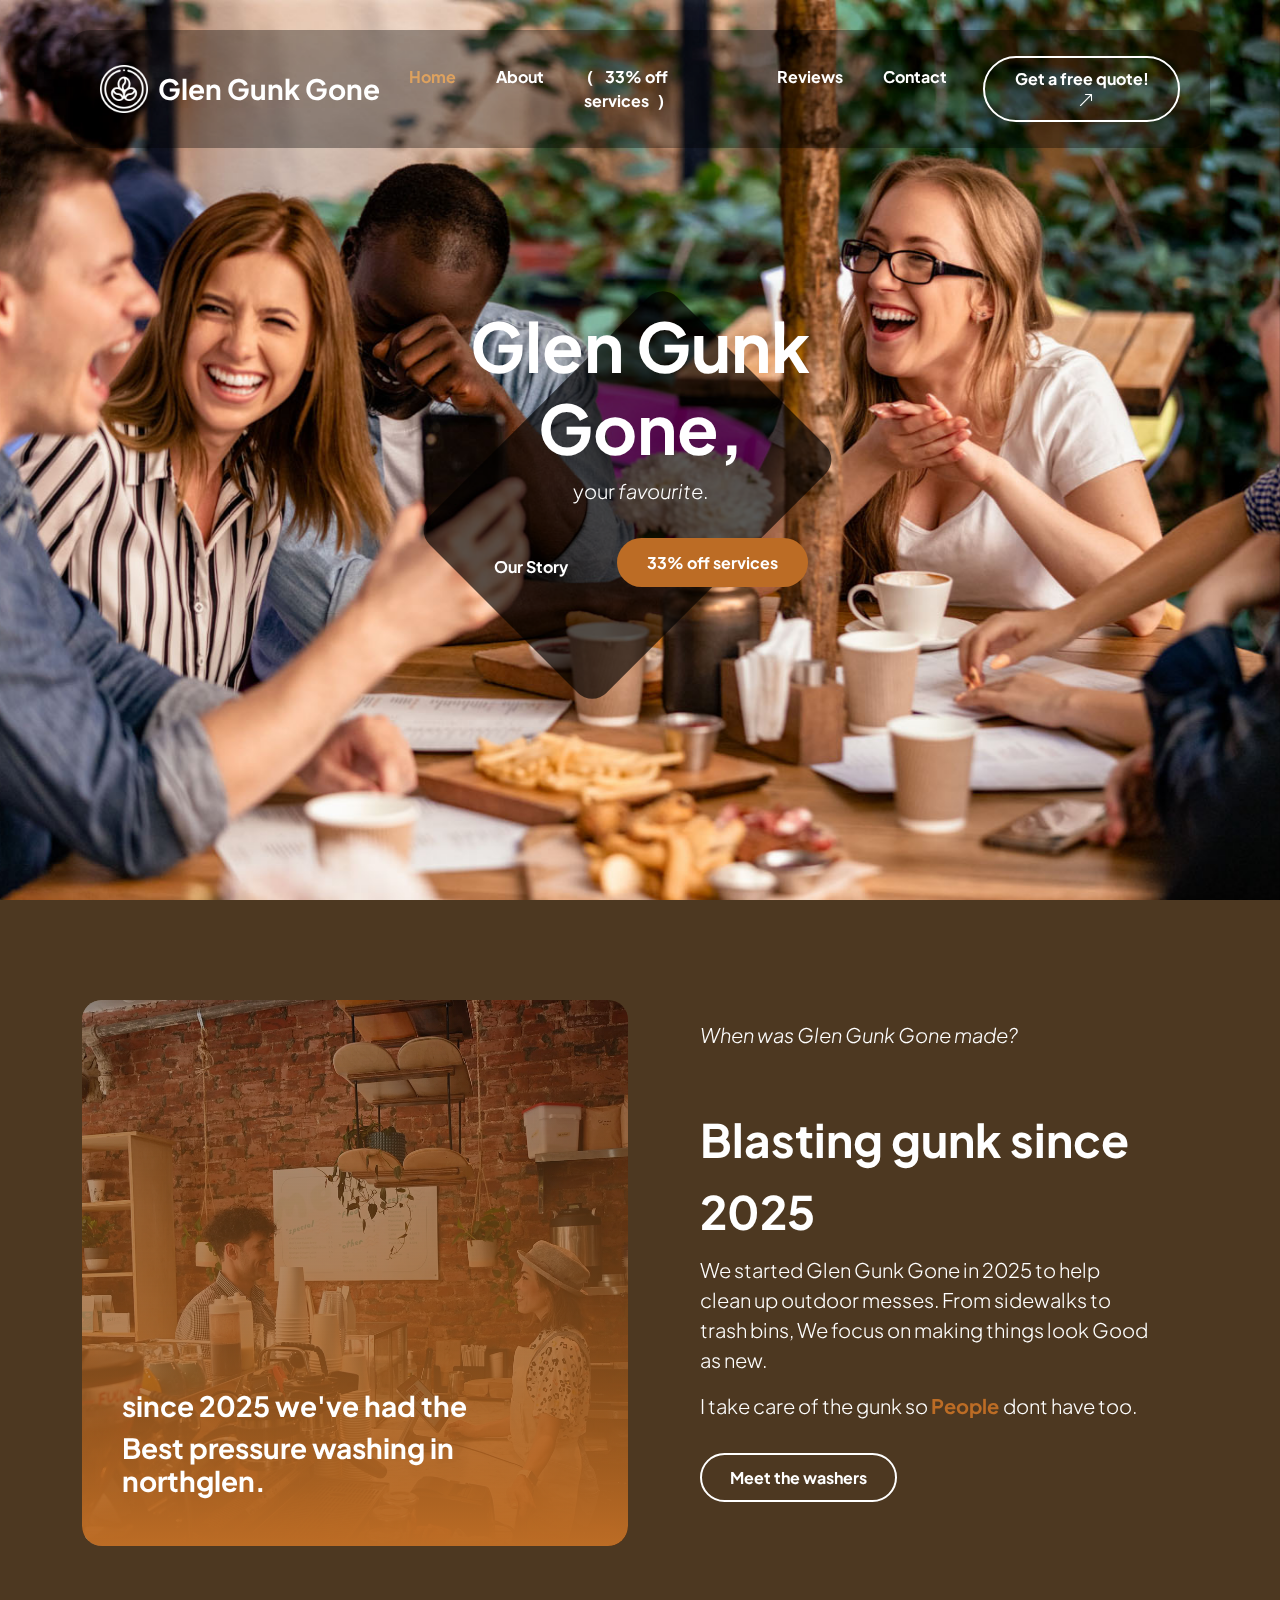
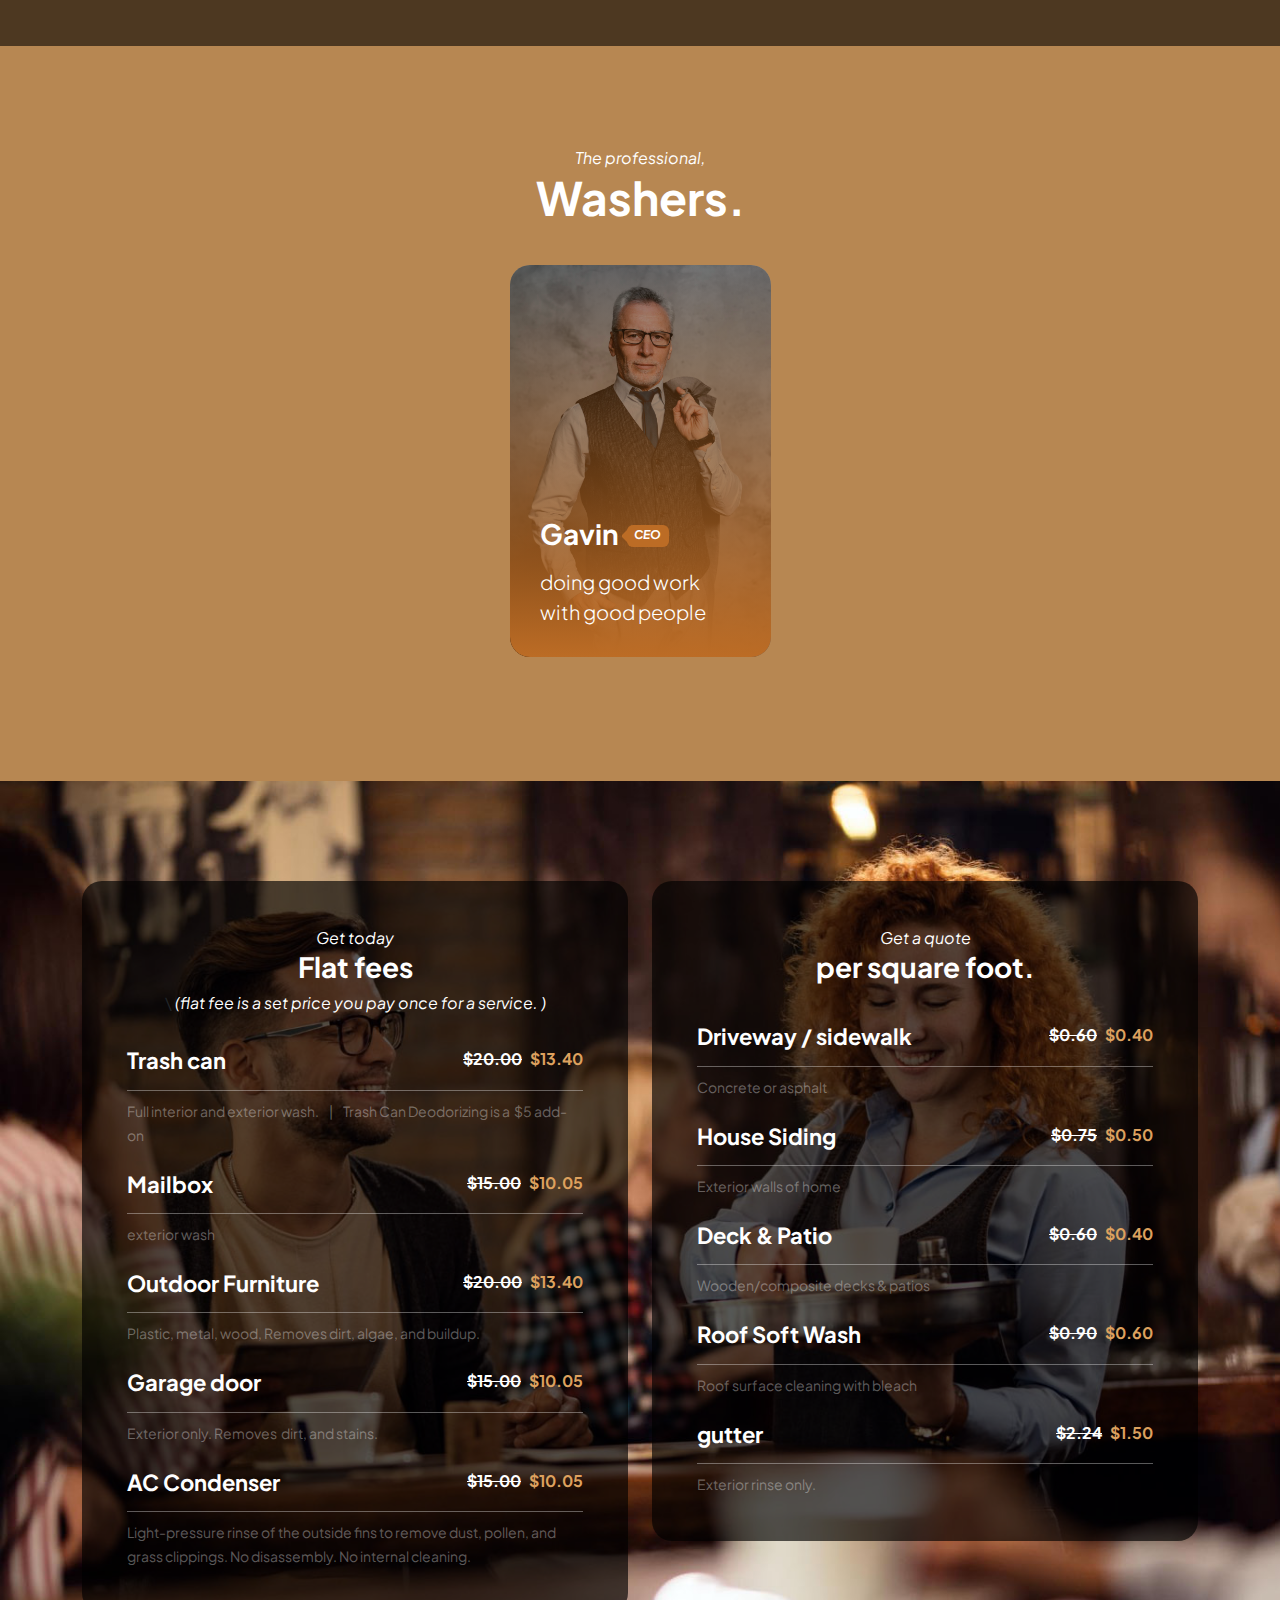
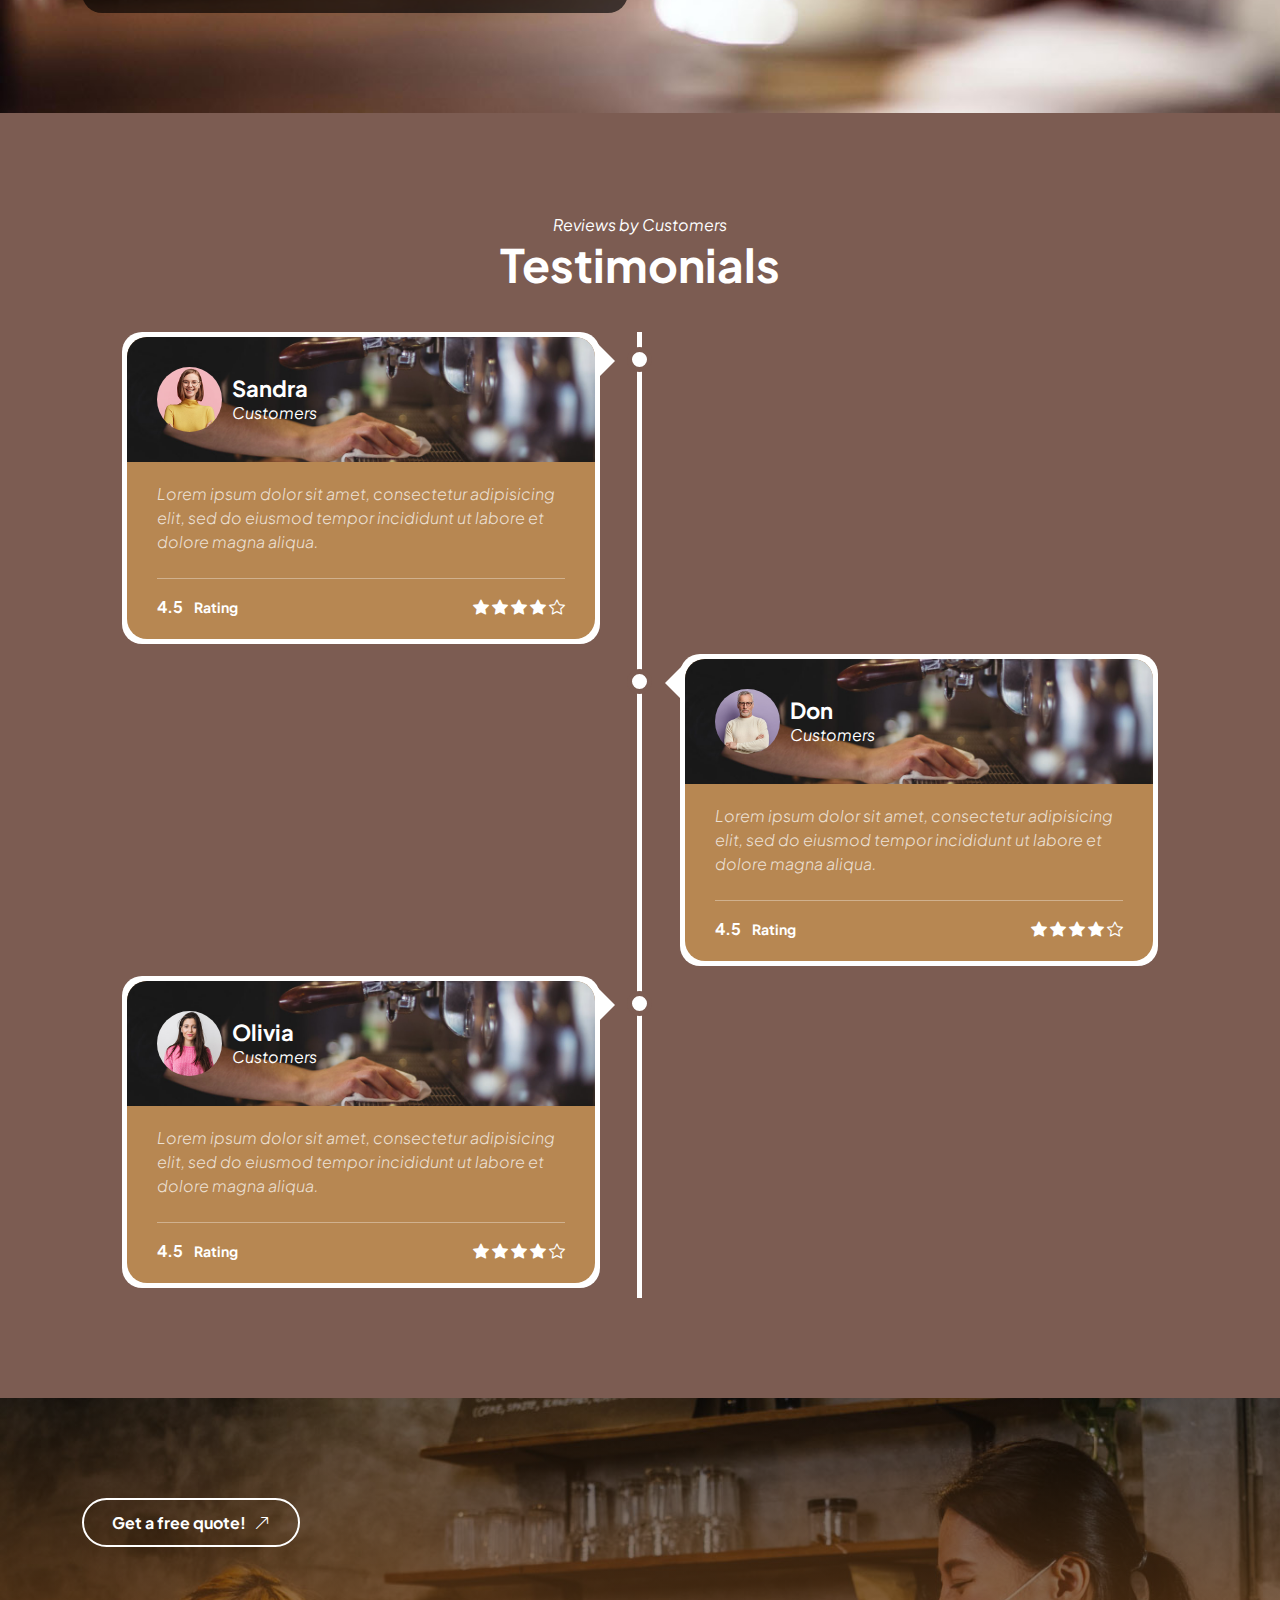
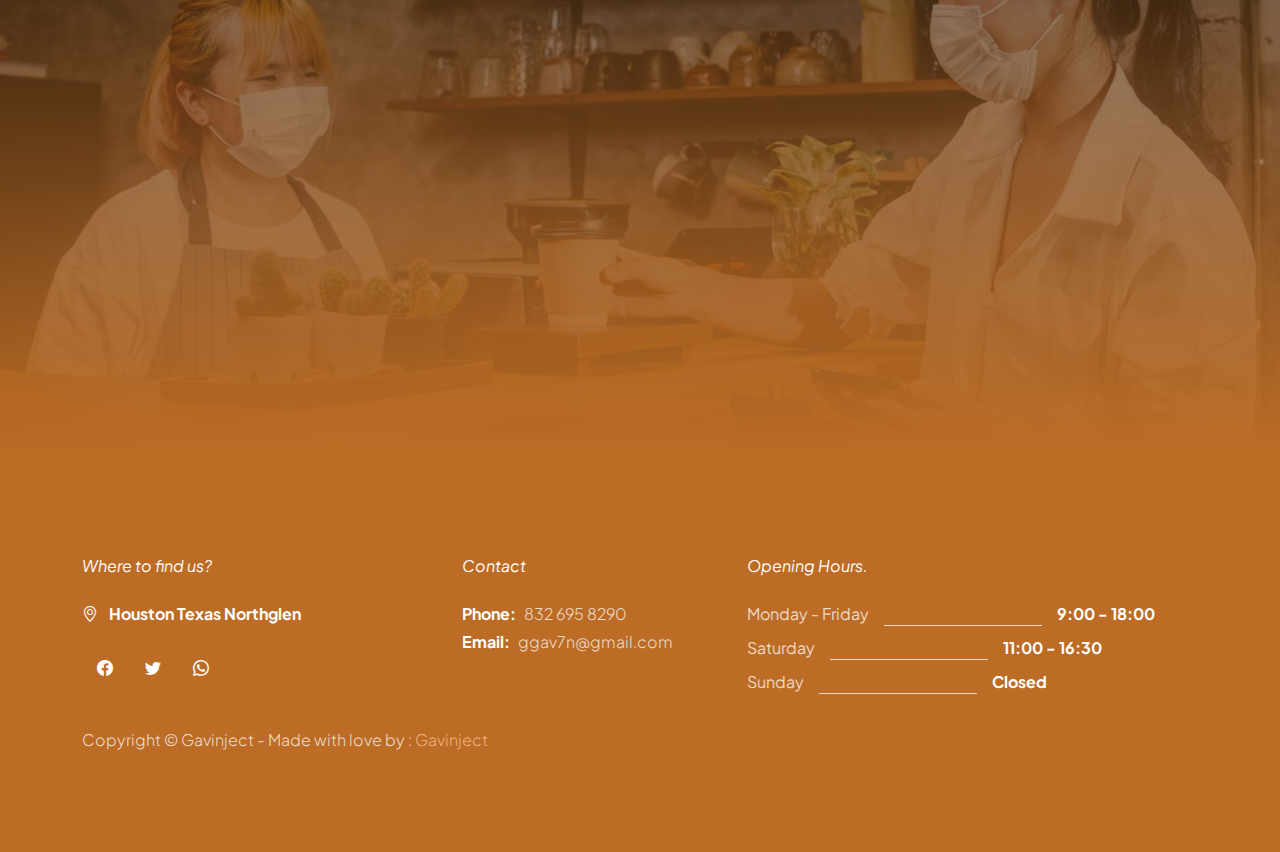
<file: index.html>
<!doctype html>
<html lang="en">
    <head>
        <meta charset="utf-8">
        <meta name="viewport" content="width=device-width, initial-scale=1">

        <meta name="description" content="">
        <meta name="author" content="">

        <title>Glen, Gunk, Gone.</title>

        <!-- CSS FILES -->                
        <link rel="preconnect" href="https://fonts.googleapis.com">
        
        <link rel="preconnect" href="https://fonts.gstatic.com" crossorigin>

        <link href="https://fonts.googleapis.com/css2?family=Plus+Jakarta+Sans:ital,wght@0,200;0,400;0,600;0,700;1,200;1,700&display=swap" rel="stylesheet">
            
        <link href="css/bootstrap.min.css" rel="stylesheet">

        <link href="css/bootstrap-icons.css" rel="stylesheet">

        <link href="css/vegas.min.css" rel="stylesheet">

        <link href="css/tooplate-barista.css" rel="stylesheet">
        
 </head>
    
    <body>
                
            <main>
                <nav class="navbar navbar-expand-lg">                
                    <div class="container">
                        <a class="navbar-brand d-flex align-items-center" href="index.html">
                            <img src="images/coffee-beans.png" class="navbar-brand-image img-fluid" alt="Barista Cafe Template">
                            Glen Gunk Gone
                        </a>
        
                        <button class="navbar-toggler" type="button" data-bs-toggle="collapse" data-bs-target="#navbarNav" aria-controls="navbarNav" aria-expanded="false" aria-label="Toggle navigation">
                            <span class="navbar-toggler-icon"></span>
                        </button>
        
                        <div class="collapse navbar-collapse" id="navbarNav">
                            <ul class="navbar-nav ms-lg-auto">
                                <li class="nav-item">
                                    <a class="nav-link click-scroll" href="#section_1">Home</a>
                                </li>
        
                                <li class="nav-item">
                                    <a class="nav-link click-scroll" href="#section_2">About</a>
                                </li>

                                <li class="nav-item">
                                    <a class="nav-link click-scroll nav-link-nowrap" href="#section_3">&nbsp;(&nbsp; &nbsp; 33% off services&nbsp; &nbsp;)&nbsp;</a>
                                </li>

                                <li class="nav-item">
                                    <a class="nav-link click-scroll" href="#section_4">Reviews</a>
                                </li>

                                <li class="nav-item">
                                    <a class="nav-link click-scroll" href="#section_5">Contact</a>
                                </li>
                            </ul>

                            <div class="ms-lg-3">
                                <a class="btn custom-btn custom-border-btn" href="reservation.html">
                                    Get a free quote!<i class="bi-arrow-up-right ms-2"></i>
                                </a>
                            </div>
                        </div>
                    </div>
                </nav>


                <section class="hero-section d-flex justify-content-center align-items-center" id="section_1">

                    <div class="container">
                        <div class="row align-items-center">

                            <div class="col-lg-6 col-12 mx-auto">
                                <em class="small-text"></em>
                                
                                <h1>Glen Gunk Gone,</h1>

                                <p class="text-white mb-4 pb-lg-2">
                                    your <em>favourite</em>.
                                </p>

                                <a class="btn custom-btn custom-border-btn smoothscroll me-3" href="#section_2">
                                    Our Story
                                </a>

                                <a class="btn custom-btn smoothscroll me-2 mb-2" href="#section_3"><strong>33% off services</strong></a>
                            </div>

                        </div>
                    </div>

                    <div class="hero-slides"></div>
                </section>


                <section class="about-section section-padding" id="section_2">
                    <div class="section-overlay"></div>
                    <div class="container">
                        <div class="row align-items-center">

                            <div class="col-lg-6 col-12">
                                <div class="ratio ratio-1x1">
                                    <video autoplay="" loop="" muted="" class="custom-video" poster="">
                                        <source src="videos/pexels-mike-jones-9046237.mp4" type="video/mp4">

                                        Your browser does not support the video tag.
                                    </video>

                                    <div class="about-video-info d-flex flex-column">
                                        <h4 class="mt-auto">since 2025 we've had the&nbsp;&nbsp;</h4>

                                        <h4>Best pressure washing in northglen.</h4>
                                    </div>
                                </div>
                            </div>

                            <div class="col-lg-5 col-12 mt-4 mt-lg-0 mx-auto">
                                <p> <em class="text-white">When was Glen Gunk Gone made?&nbsp;&nbsp;</em> </p>
                                <p><em class="text-white"><br>
                                </em></p>
<h2 class="text-white mb-3">Blasting gunk since&nbsp;</h2>
                              <h2 class="text-white mb-3">2025</h2>
<p class="text-white">We started Glen Gunk Gone in 2025 to help clean up outdoor messes. From sidewalks to trash bins, We focus on making things look Good as new.</p>

                              <p class="text-white">I take care of the gunk so <a rel="nofollow" href="" target="_blank"><strong>People&nbsp;</strong></a>dont have too.</p>

                                <a href="#barista-team" class="smoothscroll btn custom-btn custom-border-btn mt-3 mb-4">Meet the washers</a>
                            </div>

                        </div>
                    </div>
                </section>


                <section class="barista-section section-padding section-bg" id="barista-team">
                    <div class="container">
                        <div class="row justify-content-center">

                            <div class="col-lg-12 col-12 text-center mb-4 pb-lg-2">
                                <em class="text-white">The&nbsp;professional,</em>

                                <h2 class="text-white">Washers.</h2>
                            </div>

                            <div class="col-lg-3 col-md-6 col-12 mb-4">
                                <div class="team-block-wrap">
                                    <div class="team-block-info d-flex flex-column">
                                        <div class="d-flex mt-auto mb-3">
                                            <h4 class="text-white mb-0">Gavin</h4>

                                            <p class="badge ms-2" style="white-space: nowrap;"><em>CEO</em></p>
                                        </div>

                                        <p class="text-white mb-0">doing good work with good people&nbsp;&nbsp;</p>
                                    </div>

                                    <div class="team-block-image-wrap">
                                        <img src="images/team/portrait-elegant-old-man-wearing-suit.jpg" class="team-block-image img-fluid" alt="">
                                    </div>
                                </div>
                            </div>
</div>
                    </div>
                </section>


                <section class="menu-section section-padding" id="section_3">
                    <div class="container">
                        <div class="row">

                            <div class="col-lg-6 col-12 mb-4 mb-lg-0">
                                <div class="menu-block-wrap">
                                  <div class="text-center mb-4 pb-lg-2">
                                        <em class="text-white">Get today</em>
                                    <h4 class="text-white">Flat fees</h4>
                                      \
									  <em class="text-white"> (flat fee is a set price you pay once for a service. )</em>
                                    </div>

                                    <div class="menu-block">
                                      <div class="d-flex">
                                        <h6>Trash can</h6>
                                        
                                            <span class="underline"></span>

                                                                                 <strong class="text-white ms-auto"><del>$20.00</del></strong>

                                            <strong class="ms-2">$13.40</strong>
                                      </div>

                                        <div class="border-top mt-2 pt-2">
                                            <small>Full interior and exterior wash.&nbsp; &nbsp; &nbsp;|&nbsp; &nbsp; &nbsp;Trash Can Deodorizing is a&nbsp; $5 add-on</small>
                                        </div>
                                    </div>

                                    <div class="menu-block my-4">
                                        <div class="d-flex">
                                            <h6>
                                          Mailbox </h6>
                                        
                                            <span class="underline"></span>

                                            <strong class="text-white ms-auto"><del>$15.00</del></strong>

                                            <strong class="ms-2">$10.05</strong>
                                        </div>

                                        <div class="border-top mt-2 pt-2">
                                            <small>exterior wash</small>
                                        </div>
                                    </div>

                                    <div class="menu-block">
                                        <div class="d-flex">
                                            <h6>Outdoor Furniture
                                            </h6>
                                        
                                            <span class="underline"></span>

                                            <strong class="text-white ms-auto"><del>$20.00</del></strong>

                                            <strong class="ms-2">$13.40</strong>
                                        </div>

                                        <div class="border-top mt-2 pt-2">
                                            <small>Plastic, metal, wood, Removes dirt, algae, and buildup.</small>
                                        </div>
                                    </div>

                                    <div class="menu-block my-4">
                                        <div class="d-flex">
                                            <h6>Garage door</h6>
                                        
                                            <span class="underline"></span>

                                          <strong class="text-white ms-auto"><del>$15.00</del></strong>

                                            <strong class="ms-2">$10.05</strong>
                                        </div>

                                        <div class="border-top mt-2 pt-2">
                                            <small>Exterior only. Removes&nbsp; dirt, and stains.</small>
                                        </div>
                                    </div>

                                    <div class="menu-block">
                                        <div class="d-flex">
                                            <h6>AC Condenser</h6>
                                        
                                            <span class="underline"></span>

                                           <strong class="text-white ms-auto"><del>$15.00</del></strong>

                                            <strong class="ms-2">$10.05</strong>
                                        </div>

                                        <div class="border-top mt-2 pt-2">
                                            <small>Light-pressure rinse of the outside fins to remove dust, pollen, and grass clippings. No disassembly. No internal cleaning.</small>
                                        </div>
                                    </div>
                                </div>
                            </div>

                            <div class="col-lg-6 col-12">
                                <div class="menu-block-wrap">
                                    <div class="text-center mb-4 pb-lg-2">
                                        <em class="text-white">Get a quote</em>
                                        <h4 class="text-white">per square foot.</h4>
                                  </div>

                                    <div class="menu-block">
                                        <div class="d-flex">
                                            <h6>Driveway / sidewalk</h6>
                                        
                                            <span class="underline"></span>

                                            <strong class="text-white ms-auto"><del>$0.60</del></strong>

                                            <strong class="ms-2">$0.40</strong>
                                        </div>

                                        <div class="border-top mt-2 pt-2">
                                        <small>Concrete or asphalt</small> </div>
                                    </div>

                                    <div class="menu-block my-4">
                                        <div class="d-flex">
                                            <h6>
                                              House Siding
                                          </h6>
                                        
                                            <span class="underline"></span>

                                            <strong class="text-white ms-auto"><del>$0.75</del></strong>

                                            <strong class="ms-2">$0.50</strong>
                                        </div>

                                        <div class="border-top mt-2 pt-2">
                                            <small>Exterior walls of home</small>
                                        </div>
                                    </div>

                                    <div class="menu-block">
                                        <div class="d-flex">
                                            <h6>Deck &amp; Patio</h6>
                                        
                                            <span class="underline"></span>

                                            <strong class="text-white ms-auto"><del>$0.60</del></strong>

                                            <strong class="ms-2">$0.40</strong>
                                        </div>

                                        <div class="border-top mt-2 pt-2">
                                            <small>Wooden/composite decks &amp; patios</small>
                                        </div>
                                    </div>

                                    <div class="menu-block my-4">
                                        <div class="d-flex">
                                            <h6>Roof Soft Wash</h6>
                                        
                                            <span class="underline"></span>

                                           <strong class="text-white ms-auto"><del>$0.90</del></strong>

                                            <strong class="ms-2">$0.60</strong>
                                        </div>

                                        <div class="border-top mt-2 pt-2">
                                            <small>Roof surface cleaning with bleach</small>
                                        </div>
                                    </div>

                                    <div class="menu-block">
                                        <div class="d-flex">
                                            <h6>gutter</h6>
                                        
                                            <span class="underline"></span>

                                               <strong class="text-white ms-auto"><del>$2.24</del></strong>

                                            <strong class="ms-2">$1.50</strong>
                                        </div>

                                        <div class="border-top mt-2 pt-2">
                                            <small>Exterior rinse only.</small>
                                        </div>
                                    </div>
                                </div>
                            </div>

                        </div>
                    </div>
                </section>


                <section class="reviews-section section-padding section-bg" id="section_4">
                    <div class="container">
                        <div class="row justify-content-center">

                            <div class="col-lg-12 col-12 text-center mb-4 pb-lg-2">
                                <em class="text-white">Reviews by Customers</em>

                                <h2 class="text-white">Testimonials</h2>
                            </div>

                            <div class="timeline">
                                <div class="timeline-container timeline-container-left">
                                    <div class="timeline-content">
                                        <div class="reviews-block">
                                            <div class="reviews-block-image-wrap d-flex align-items-center">
                                                <img src="images/reviews/young-woman-with-round-glasses-yellow-sweater.jpg" class="reviews-block-image img-fluid" alt="">

                                                <div class="">
                                                    <h6 class="text-white mb-0">Sandra</h6>
                                                    <em class="text-white"> Customers</em>
                                                </div>
                                            </div>

                                            <div class="reviews-block-info">
                                                <p>Lorem ipsum dolor sit amet, consectetur adipisicing elit, sed do eiusmod tempor incididunt ut labore et dolore magna aliqua.</p>

                                                <div class="d-flex border-top pt-3 mt-4">
                                                    <strong class="text-white">4.5 <small class="ms-2">Rating</small></strong>

                                                    <div class="reviews-group ms-auto">
                                                        <i class="bi-star-fill"></i>
                                                        <i class="bi-star-fill"></i>
                                                        <i class="bi-star-fill"></i>
                                                        <i class="bi-star-fill"></i>
                                                        <i class="bi-star"></i>
                                                    </div>
                                                </div>
                                            </div>
                                        </div>
                                    </div>
                                </div>

                                <div class="timeline-container timeline-container-right">
                                    <div class="timeline-content">
                                        <div class="reviews-block">
                                            <div class="reviews-block-image-wrap d-flex align-items-center">
                                                <img src="images/reviews/senior-man-white-sweater-eyeglasses.jpg" class="reviews-block-image img-fluid" alt="">

                                                <div class="">
                                                    <h6 class="text-white mb-0">Don</h6>
                                                    <em class="text-white"> Customers</em>
                                                </div>
                                            </div>

                                            <div class="reviews-block-info">
                                                <p>Lorem ipsum dolor sit amet, consectetur adipisicing elit, sed do eiusmod tempor incididunt ut labore et dolore magna aliqua.</p>

                                                <div class="d-flex border-top pt-3 mt-4">
                                                    <strong class="text-white">4.5 <small class="ms-2">Rating</small></strong>

                                                    <div class="reviews-group ms-auto">
                                                        <i class="bi-star-fill"></i>
                                                        <i class="bi-star-fill"></i>
                                                        <i class="bi-star-fill"></i>
                                                        <i class="bi-star-fill"></i>
                                                        <i class="bi-star"></i>
                                                    </div>
                                                </div>
                                            </div>
                                        </div>
                                    </div>
                                </div>

                                <div class="timeline-container timeline-container-left">
                                    <div class="timeline-content">
                                        <div class="reviews-block">
                                            <div class="reviews-block-image-wrap d-flex align-items-center">
                                                <img src="images/reviews/young-beautiful-woman-pink-warm-sweater-natural-look-smiling-portrait-isolated-long-hair.jpg" class="reviews-block-image img-fluid" alt="">

                                                <div class="">
                                                    <h6 class="text-white mb-0">Olivia</h6>
                                                    <em class="text-white"> Customers</em>
                                                </div>
                                            </div>

                                            <div class="reviews-block-info">
                                                <p>Lorem ipsum dolor sit amet, consectetur adipisicing elit, sed do eiusmod tempor incididunt ut labore et dolore magna aliqua.</p>

                                                <div class="d-flex border-top pt-3 mt-4">
                                                    <strong class="text-white">4.5 <small class="ms-2">Rating</small></strong>

                                                    <div class="reviews-group ms-auto">
                                                        <i class="bi-star-fill"></i>
                                                        <i class="bi-star-fill"></i>
                                                        <i class="bi-star-fill"></i>
                                                        <i class="bi-star-fill"></i>
                                                        <i class="bi-star"></i>
                                                    </div>
                                                </div>
                                            </div>
                                        </div>
                                    </div>
                                </div>
                            </div>

                        </div>
                    </div>
                </section>


                <section class="contact-section section-padding" id="section_5">
                    <div class="container">
                        <div class="row">   

                            <div class="col-lg-6 col-12">
                                <div class="text-center text-lg-start">
                                    <a class="btn custom-btn custom-border-btn" href="reservation.html">
                                        Get a free quote!<i class="bi-arrow-up-right ms-2"></i>
                                    </a>
                                </div>
                            </div>

                            <div class="col-lg-6 col-12 mx-auto mt-5 mt-lg-0 ps-lg-5">
                              <iframe src="https://www.google.com/maps/embed?pb=!1m18!1m12!1m3!1d7555.474732978753!2d-95.68098403419054!3d29.872894801114924!2m3!1f0!2f0!3f0!3m2!1i1024!2i768!4f13.1!3m3!1m2!1s0x8640d76d8131c43b%3A0x3dec6c03b115e910!2sNorthglen%2C%20TX!5e1!3m2!1sen!2sus!4v1770102794537!5m2!1sen!2sus" width="600" height="450" style="border:0;" allowfullscreen="" loading="lazy" referrerpolicy="no-referrer-when-downgrade"></iframe>  
                            </div>

                        </div>
                    </div>
                </section>


                <footer class="site-footer">
                    <div class="container">
                        <div class="row">

                            <div class="col-lg-4 col-12 me-auto">
                                <em class="text-white d-block mb-4">Where to find us?</em>

                                <strong class="text-white">
                                    <i class="bi-geo-alt me-2"></i>
                              Houston Texas Northglen
                            </strong>

                                <ul class="social-icon mt-4">
                                    <li class="social-icon-item">
                                        <a href="#" class="social-icon-link bi-facebook">
                                        </a>
                                    </li>
        
                                    <li class="social-icon-item">
                                        <a href="https://x.com/minthu" target="_new" class="social-icon-link bi-twitter">
                                        </a>
                                    </li>

                                    <li class="social-icon-item">
                                        <a href="#" class="social-icon-link bi-whatsapp">
                                        </a>
                                    </li>
                                </ul>
                            </div>

                            <div class="col-lg-3 col-12 mt-4 mb-3 mt-lg-0 mb-lg-0">
                                <em class="text-white d-block mb-4">Contact</em>

                                <p class="d-flex mb-1">
                                    <strong class="me-2">Phone:</strong>
                                    <a href="tel: 832-695-8290" class="site-footer-link">
                                    832 695 8290
                                </a>
                                </p>

                                <p class="d-flex">
                                    <strong class="me-2">Email:</strong>

                                    <a href="mailto:info@yourgmail.com" class="site-footer-link">
                                    ggav7n@gmail.com
                                </a>
                                </p>
                            </div>


                            <div class="col-lg-5 col-12">
                                <em class="text-white d-block mb-4">Opening Hours.</em>

                                <ul class="opening-hours-list">
                                    <li class="d-flex">
                                        Monday - Friday
                                        <span class="underline"></span>

                                        <strong>9:00 - 18:00</strong>
                                    </li>

                                    <li class="d-flex">
                                        Saturday
                                        <span class="underline"></span>

                                        <strong>11:00 - 16:30</strong>
                                    </li>

                                    <li class="d-flex">
                                        Sunday
                                        <span class="underline"></span>

                                        <strong>Closed</strong>
                                    </li>
                                </ul>
                            </div>

                            <div class="col-lg-8 col-12 mt-4">
                                <p class="copyright-text mb-0">Copyright © Gavinject - Made with love by : <a rel="sponsored" href="gavinject.me" target="_blank">Gavinject</a></p>
                            </div>
                    </div>
                </footer>
            </main>

        <!-- JAVASCRIPT FILES -->
        <script src="js/jquery.min.js"></script>
        <script src="js/bootstrap.min.js"></script>
        <script src="js/jquery.sticky.js"></script>
        <script src="js/click-scroll.js"></script>
        <script src="js/vegas.min.js"></script>
        <script src="js/custom.js"></script>

    </div></body>
</html>
</file>
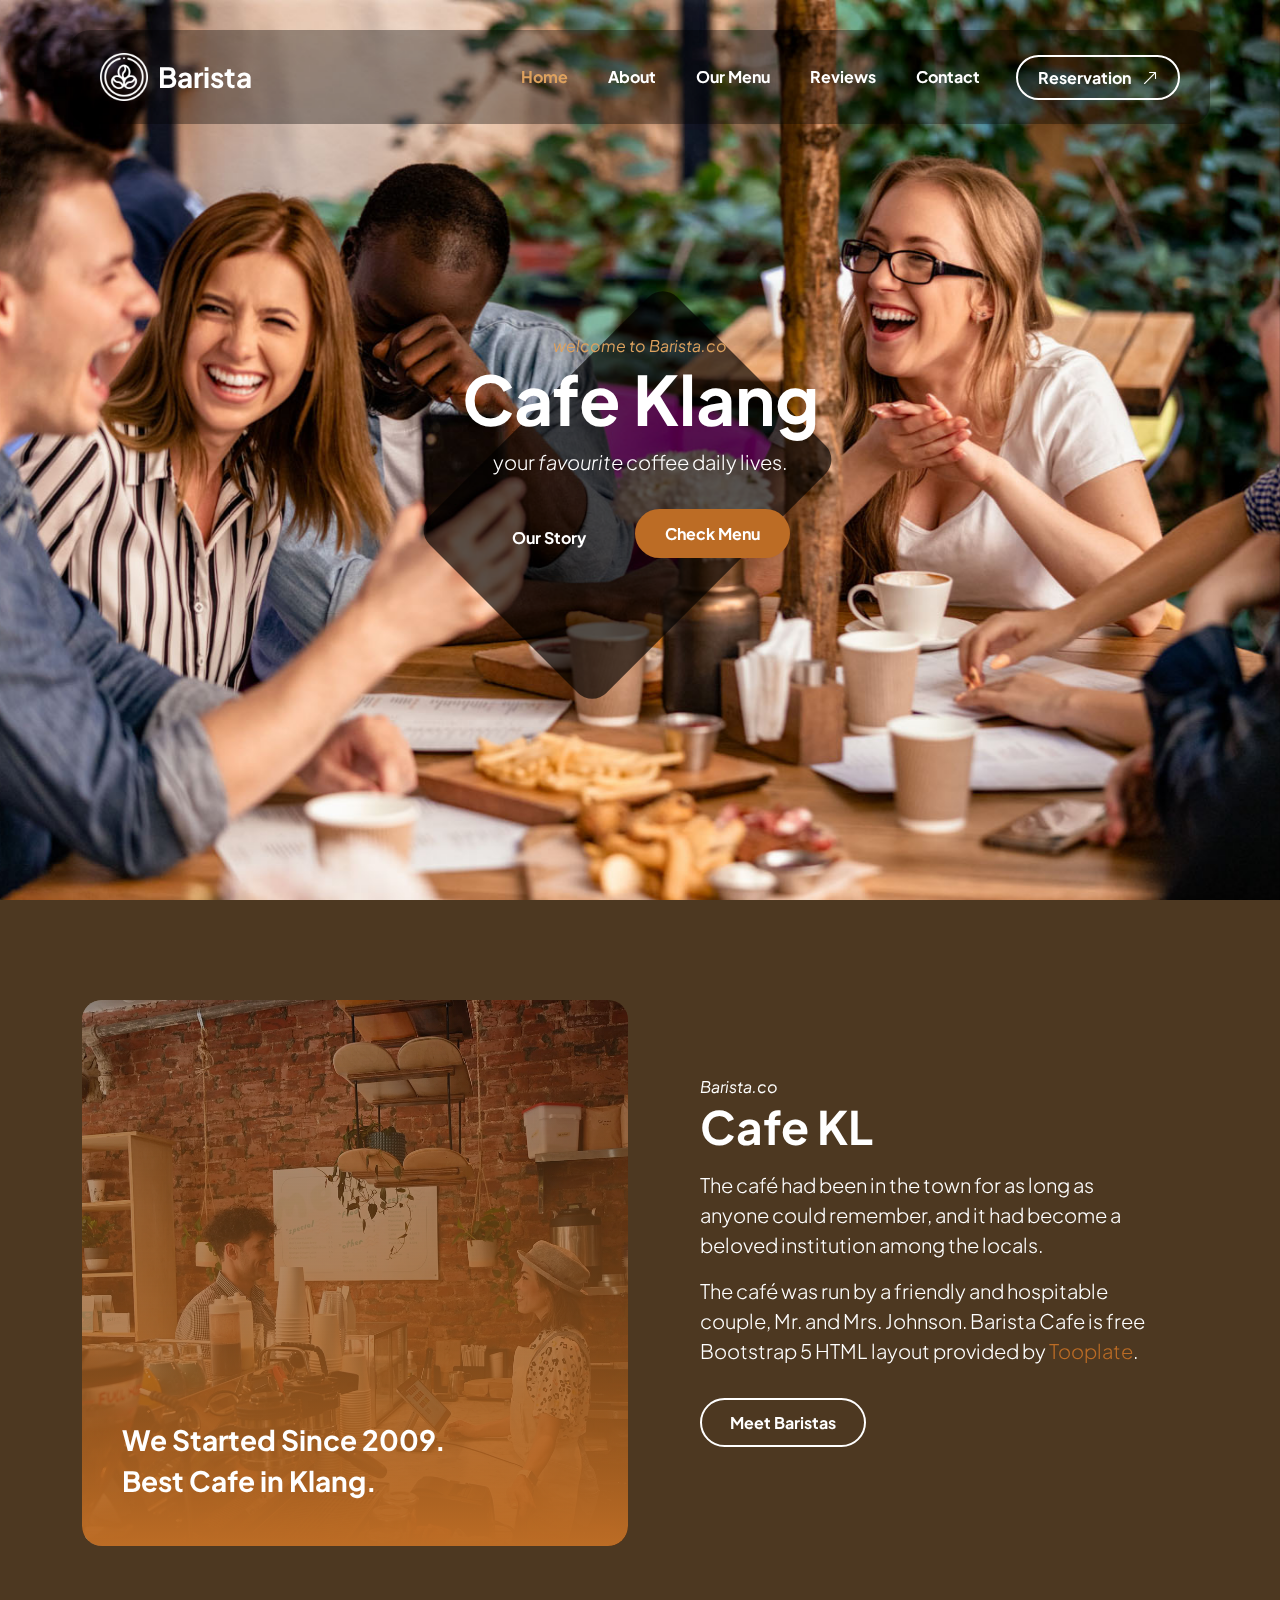
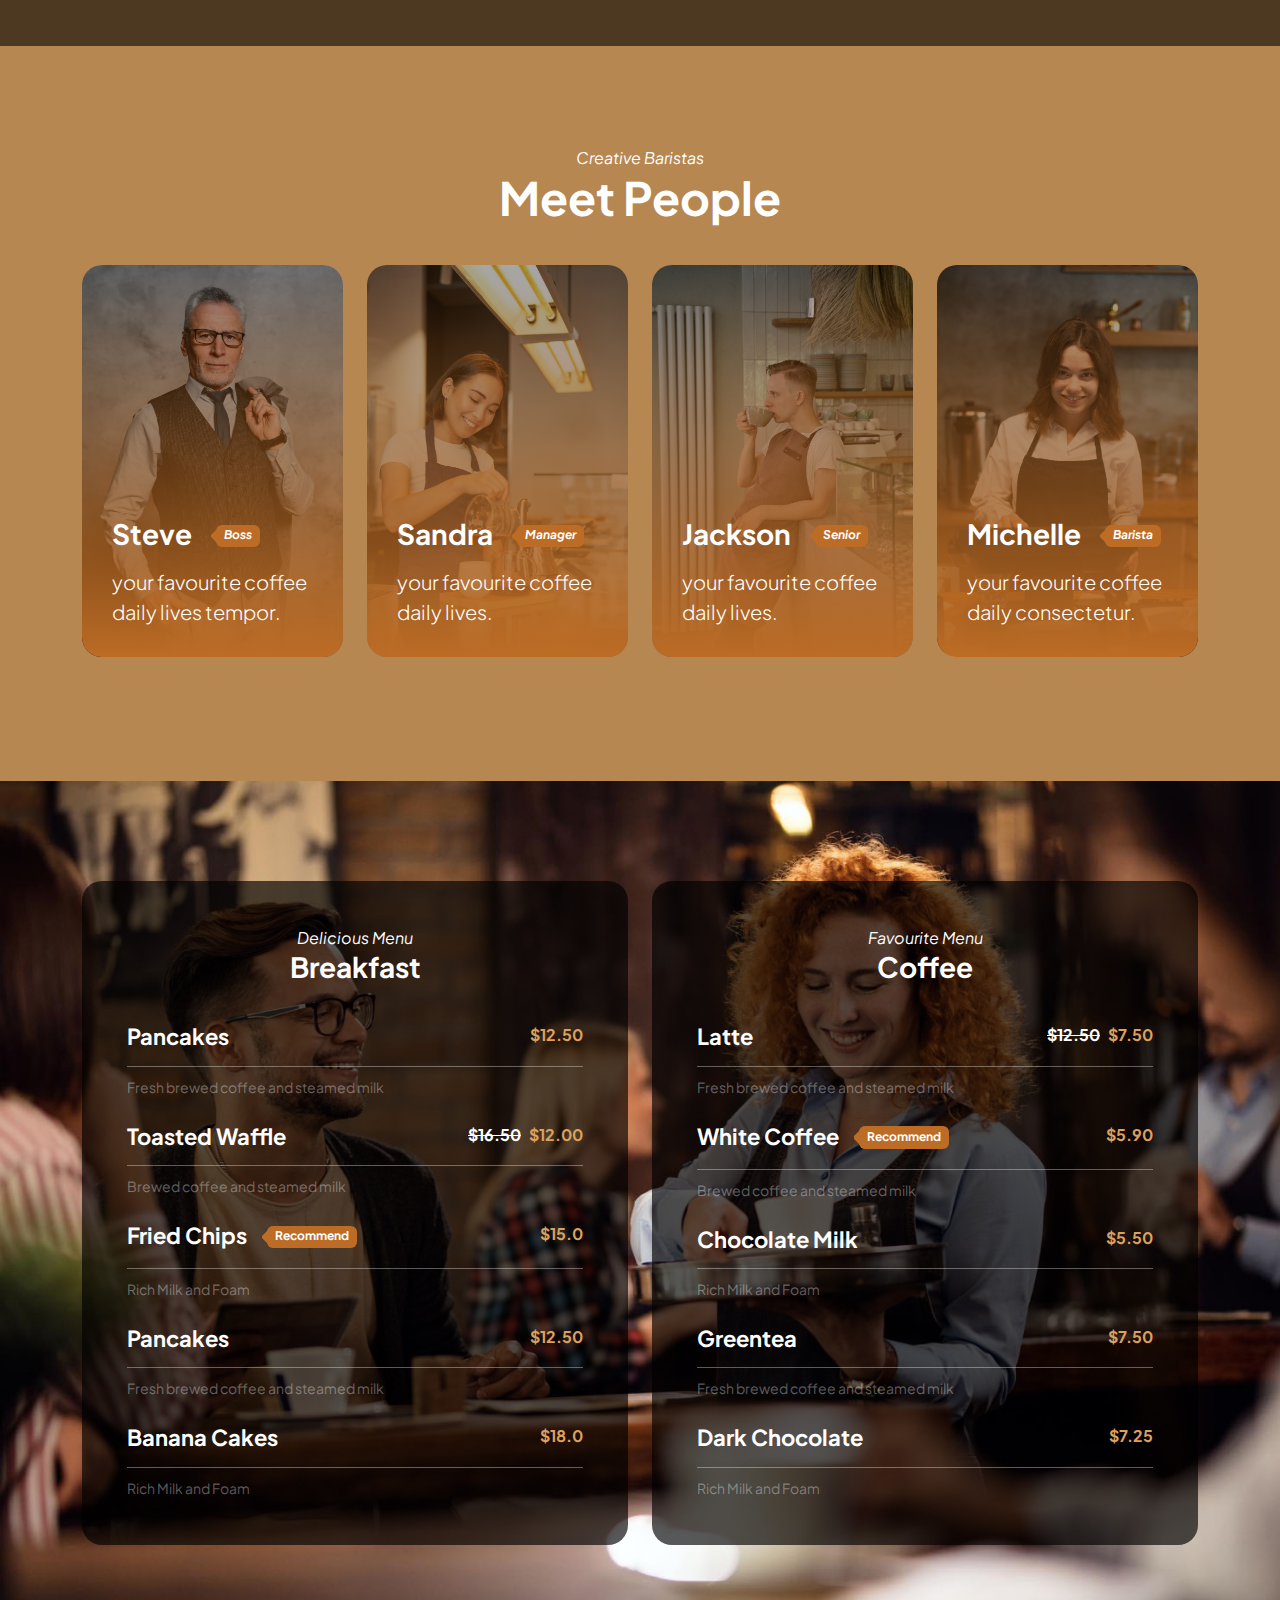
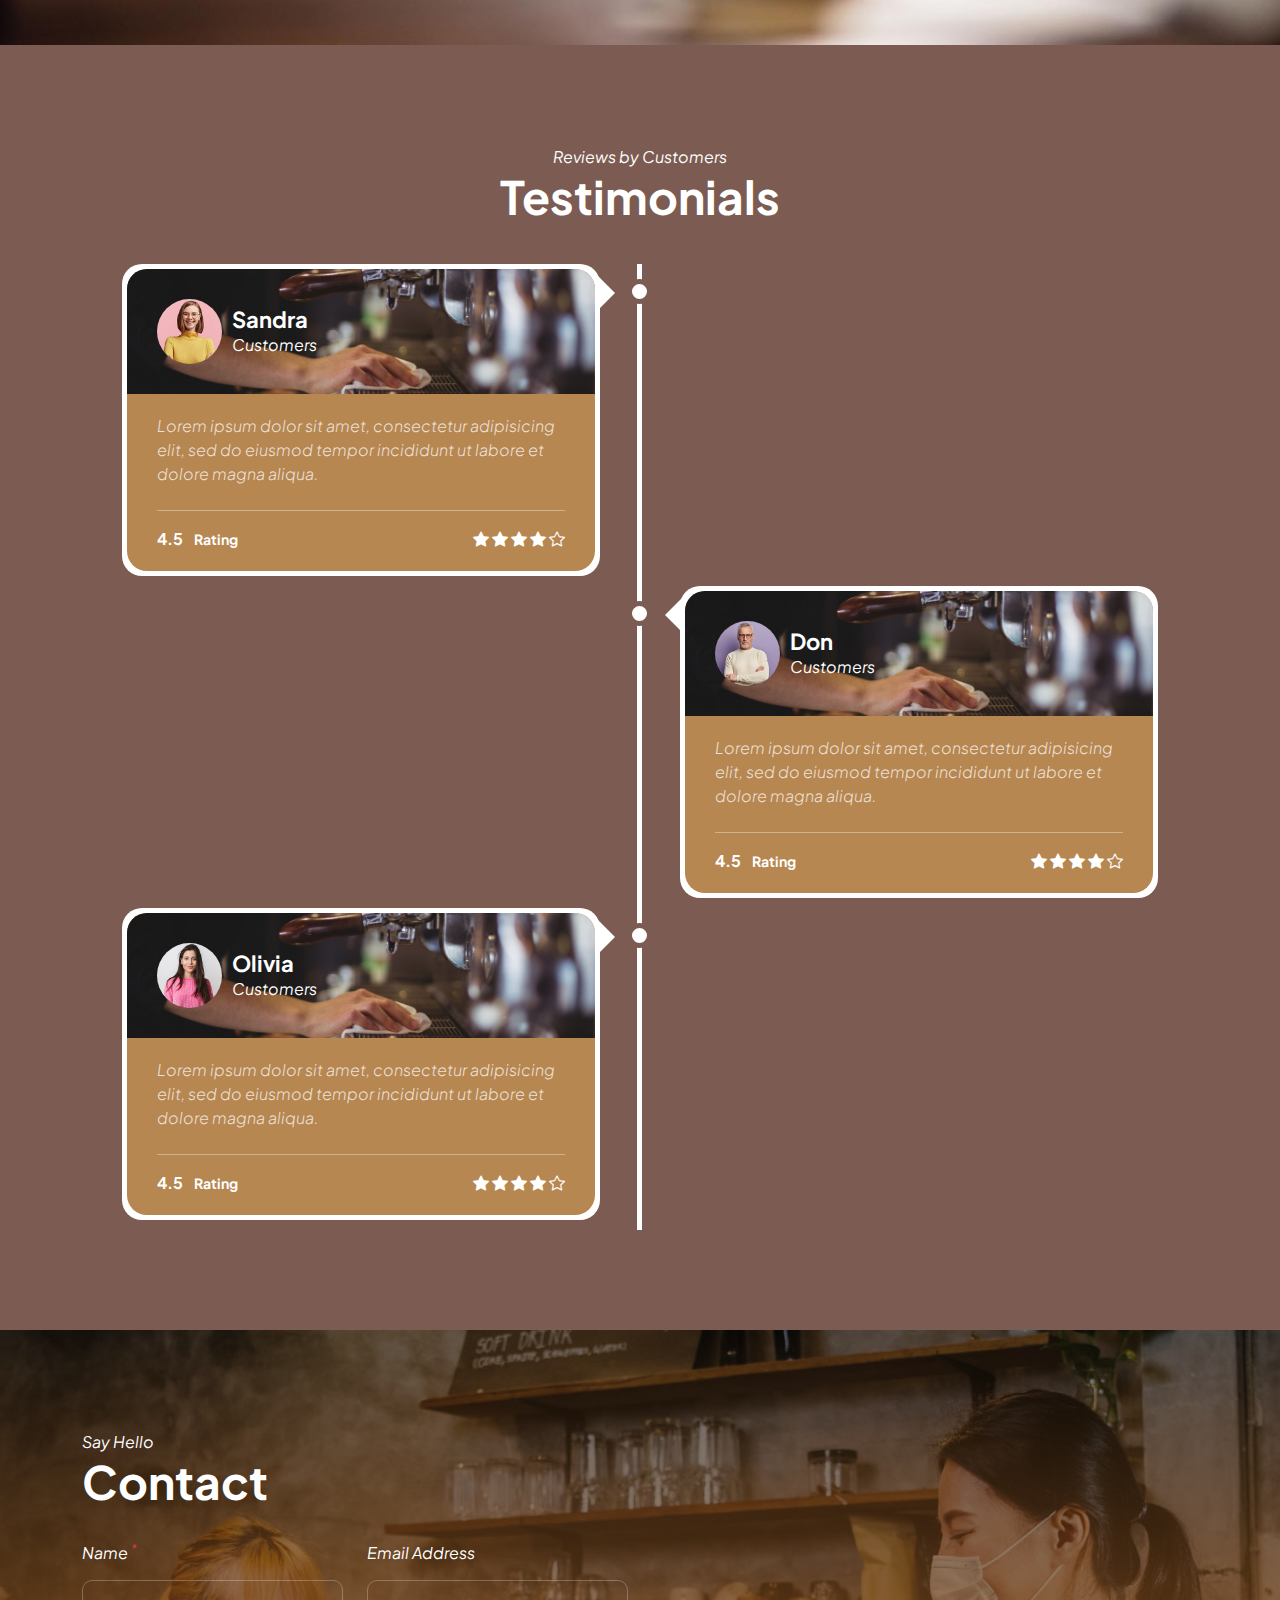
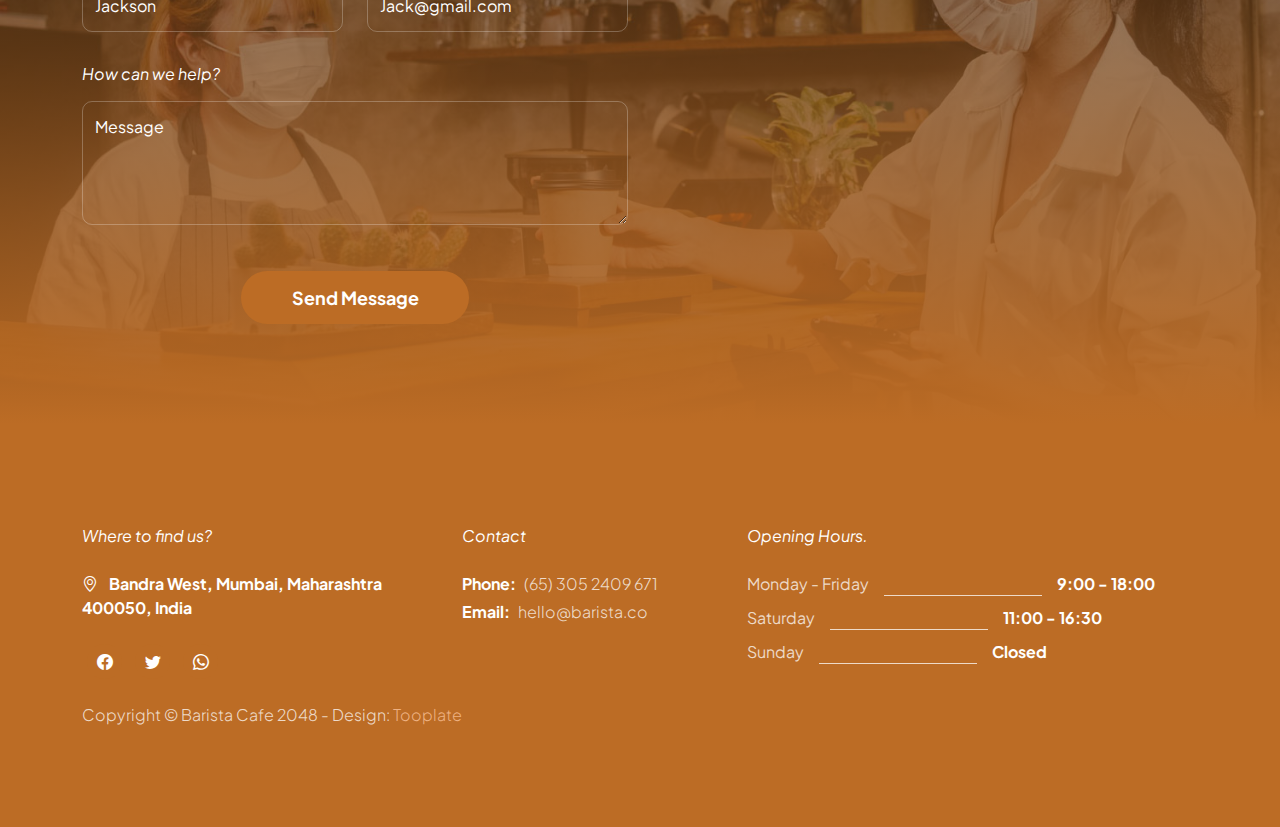
<file: 2137_barista_cafe/index.html>
<!doctype html>
<html lang="en">
    <head>
        <meta charset="utf-8">
        <meta name="viewport" content="width=device-width, initial-scale=1">

        <meta name="description" content="">
        <meta name="author" content="">

        <title>Barista Cafe HTML CSS Template</title>

        <!-- CSS FILES -->                
        <link rel="preconnect" href="https://fonts.googleapis.com">
        
        <link rel="preconnect" href="https://fonts.gstatic.com" crossorigin>

        <link href="https://fonts.googleapis.com/css2?family=Plus+Jakarta+Sans:ital,wght@0,200;0,400;0,600;0,700;1,200;1,700&display=swap" rel="stylesheet">
            
        <link href="css/bootstrap.min.css" rel="stylesheet">

        <link href="css/bootstrap-icons.css" rel="stylesheet">

        <link href="css/vegas.min.css" rel="stylesheet">

        <link href="css/tooplate-barista.css" rel="stylesheet">
        
<!--

Tooplate 2137 Barista Cafe

https://www.tooplate.com/view/2137-barista-cafe

Bootstrap 5 HTML CSS Template

-->
    </head>
    
    <body>
                
            <main>
                <nav class="navbar navbar-expand-lg">                
                    <div class="container">
                        <a class="navbar-brand d-flex align-items-center" href="index.html">
                            <img src="images/coffee-beans.png" class="navbar-brand-image img-fluid" alt="Barista Cafe Template">
                            Barista
                        </a>
        
                        <button class="navbar-toggler" type="button" data-bs-toggle="collapse" data-bs-target="#navbarNav" aria-controls="navbarNav" aria-expanded="false" aria-label="Toggle navigation">
                            <span class="navbar-toggler-icon"></span>
                        </button>
        
                        <div class="collapse navbar-collapse" id="navbarNav">
                            <ul class="navbar-nav ms-lg-auto">
                                <li class="nav-item">
                                    <a class="nav-link click-scroll" href="#section_1">Home</a>
                                </li>
        
                                <li class="nav-item">
                                    <a class="nav-link click-scroll" href="#section_2">About</a>
                                </li>

                                <li class="nav-item">
                                    <a class="nav-link click-scroll" href="#section_3">Our Menu</a>
                                </li>

                                <li class="nav-item">
                                    <a class="nav-link click-scroll" href="#section_4">Reviews</a>
                                </li>

                                <li class="nav-item">
                                    <a class="nav-link click-scroll" href="#section_5">Contact</a>
                                </li>
                            </ul>

                            <div class="ms-lg-3">
                                <a class="btn custom-btn custom-border-btn" href="reservation.html">
                                    Reservation
                                    <i class="bi-arrow-up-right ms-2"></i>
                                </a>
                            </div>
                        </div>
                    </div>
                </nav>


                <section class="hero-section d-flex justify-content-center align-items-center" id="section_1">

                    <div class="container">
                        <div class="row align-items-center">

                            <div class="col-lg-6 col-12 mx-auto">
                                <em class="small-text">welcome to Barista.co</em>
                                
                                <h1>Cafe Klang</h1>

                                <p class="text-white mb-4 pb-lg-2">
                                    your <em>favourite</em> coffee daily lives.
                                </p>

                                <a class="btn custom-btn custom-border-btn smoothscroll me-3" href="#section_2">
                                    Our Story
                                </a>

                                <a class="btn custom-btn smoothscroll me-2 mb-2" href="#section_3"><strong>Check Menu</strong></a>
                            </div>

                        </div>
                    </div>

                    <div class="hero-slides"></div>
                </section>


                <section class="about-section section-padding" id="section_2">
                    <div class="section-overlay"></div>
                    <div class="container">
                        <div class="row align-items-center">

                            <div class="col-lg-6 col-12">
                                <div class="ratio ratio-1x1">
                                    <video autoplay="" loop="" muted="" class="custom-video" poster="">
                                        <source src="videos/pexels-mike-jones-9046237.mp4" type="video/mp4">

                                        Your browser does not support the video tag.
                                    </video>

                                    <div class="about-video-info d-flex flex-column">
                                        <h4 class="mt-auto">We Started Since 2009.</h4>

                                        <h4>Best Cafe in Klang.</h4>
                                    </div>
                                </div>
                            </div>

                            <div class="col-lg-5 col-12 mt-4 mt-lg-0 mx-auto">
                                <em class="text-white">Barista.co</em>

                                <h2 class="text-white mb-3">Cafe KL</h2>

                                <p class="text-white">The café had been in the town for as long as anyone could remember, and it had become a beloved institution among the locals.</p>

                                <p class="text-white">The café was run by a friendly and hospitable couple, Mr. and Mrs. Johnson. Barista Cafe is free Bootstrap 5 HTML layout provided by <a rel="nofollow" href="https://www.tooplate.com" target="_blank">Tooplate</a>.</p>

                                <a href="#barista-team" class="smoothscroll btn custom-btn custom-border-btn mt-3 mb-4">Meet Baristas</a>
                            </div>

                        </div>
                    </div>
                </section>


                <section class="barista-section section-padding section-bg" id="barista-team">
                    <div class="container">
                        <div class="row justify-content-center">

                            <div class="col-lg-12 col-12 text-center mb-4 pb-lg-2">
                                <em class="text-white">Creative Baristas</em>

                                <h2 class="text-white">Meet People</h2>
                            </div>

                            <div class="col-lg-3 col-md-6 col-12 mb-4">
                                <div class="team-block-wrap">
                                    <div class="team-block-info d-flex flex-column">
                                        <div class="d-flex mt-auto mb-3">
                                            <h4 class="text-white mb-0">Steve</h4>

                                            <p class="badge ms-4"><em>Boss</em></p>
                                        </div>

                                        <p class="text-white mb-0">your favourite coffee daily lives tempor.</p>
                                    </div>

                                    <div class="team-block-image-wrap">
                                        <img src="images/team/portrait-elegant-old-man-wearing-suit.jpg" class="team-block-image img-fluid" alt="">
                                    </div>
                                </div>
                            </div>

                            <div class="col-lg-3 col-md-6 col-12 mb-4">
                                <div class="team-block-wrap">
                                    <div class="team-block-info d-flex flex-column">
                                        <div class="d-flex mt-auto mb-3">
                                            <h4 class="text-white mb-0">Sandra</h4>

                                            <p class="badge ms-4"><em>Manager</em></p>
                                        </div>

                                        <p class="text-white mb-0">your favourite coffee daily lives.</p>
                                    </div>

                                    <div class="team-block-image-wrap">
                                        <img src="images/team/cute-korean-barista-girl-pouring-coffee-prepare-filter-batch-brew-pour-working-cafe.jpg" class="team-block-image img-fluid" alt="">
                                    </div>
                                </div>
                            </div>

                            <div class="col-lg-3 col-md-6 col-12 mb-4">
                                <div class="team-block-wrap">
                                    <div class="team-block-info d-flex flex-column">
                                        <div class="d-flex mt-auto mb-3">
                                            <h4 class="text-white mb-0">Jackson</h4>

                                            <p class="badge ms-4"><em>Senior</em></p>
                                        </div>

                                        <p class="text-white mb-0">your favourite coffee daily lives.</p>
                                    </div>

                                    <div class="team-block-image-wrap">
                                        <img src="images/team/small-business-owner-drinking-coffee.jpg" class="team-block-image img-fluid" alt="">
                                    </div>
                                </div>
                            </div>

                            <div class="col-lg-3 col-md-6 col-12">
                                <div class="team-block-wrap">
                                    <div class="team-block-info d-flex flex-column">
                                        <div class="d-flex mt-auto mb-3">
                                            <h4 class="text-white mb-0">Michelle</h4>

                                            <p class="badge ms-4"><em>Barista</em></p>
                                        </div>

                                        <p class="text-white mb-0">your favourite coffee daily consectetur.</p>
                                    </div>

                                    <div class="team-block-image-wrap">
                                        <img src="images/team/smiley-business-woman-working-cashier.jpg" class="team-block-image img-fluid" alt="">
                                    </div>
                                </div>
                            </div>

                        </div>
                    </div>
                </section>


                <section class="menu-section section-padding" id="section_3">
                    <div class="container">
                        <div class="row">

                            <div class="col-lg-6 col-12 mb-4 mb-lg-0">
                                <div class="menu-block-wrap">
                                    <div class="text-center mb-4 pb-lg-2">
                                        <em class="text-white">Delicious Menu</em>
                                        <h4 class="text-white">Breakfast</h4>
                                    </div>

                                    <div class="menu-block">
                                        <div class="d-flex">
                                            <h6>Pancakes</h6>
                                        
                                            <span class="underline"></span>

                                            <strong class="ms-auto">$12.50</strong>
                                        </div>

                                        <div class="border-top mt-2 pt-2">
                                            <small>Fresh brewed coffee and steamed milk</small>
                                        </div>
                                    </div>

                                    <div class="menu-block my-4">
                                        <div class="d-flex">
                                            <h6>
                                                Toasted Waffle
                                            </h6>
                                        
                                            <span class="underline"></span>

                                            <strong class="text-white ms-auto"><del>$16.50</del></strong>

                                            <strong class="ms-2">$12.00</strong>
                                        </div>

                                        <div class="border-top mt-2 pt-2">
                                            <small>Brewed coffee and steamed milk</small>
                                        </div>
                                    </div>

                                    <div class="menu-block">
                                        <div class="d-flex">
                                            <h6>Fried Chips
                                                <span class="badge ms-3">Recommend</span>
                                            </h6>
                                        
                                            <span class="underline"></span>

                                            <strong class="ms-auto">$15.0</strong>
                                        </div>

                                        <div class="border-top mt-2 pt-2">
                                            <small>Rich Milk and Foam</small>
                                        </div>
                                    </div>

                                    <div class="menu-block my-4">
                                        <div class="d-flex">
                                            <h6>Pancakes</h6>
                                        
                                            <span class="underline"></span>

                                            <strong class="ms-auto">$12.50</strong>
                                        </div>

                                        <div class="border-top mt-2 pt-2">
                                            <small>Fresh brewed coffee and steamed milk</small>
                                        </div>
                                    </div>

                                    <div class="menu-block">
                                        <div class="d-flex">
                                            <h6>Banana Cakes</h6>
                                        
                                            <span class="underline"></span>

                                            <strong class="ms-auto">$18.0</strong>
                                        </div>

                                        <div class="border-top mt-2 pt-2">
                                            <small>Rich Milk and Foam</small>
                                        </div>
                                    </div>
                                </div>
                            </div>

                            <div class="col-lg-6 col-12">
                                <div class="menu-block-wrap">
                                    <div class="text-center mb-4 pb-lg-2">
                                        <em class="text-white">Favourite Menu</em>
                                        <h4 class="text-white">Coffee</h4>
                                    </div>

                                    <div class="menu-block">
                                        <div class="d-flex">
                                            <h6>Latte</h6>
                                        
                                            <span class="underline"></span>

                                            <strong class="text-white ms-auto"><del>$12.50</del></strong>

                                            <strong class="ms-2">$7.50</strong>
                                        </div>

                                        <div class="border-top mt-2 pt-2">
                                            <small>Fresh brewed coffee and steamed milk</small>
                                        </div>
                                    </div>

                                    <div class="menu-block my-4">
                                        <div class="d-flex">
                                            <h6>
                                                White Coffee
                                                <span class="badge ms-3">Recommend</span>
                                            </h6>
                                        
                                            <span class="underline"></span>

                                            <strong class="ms-auto">$5.90</strong>
                                        </div>

                                        <div class="border-top mt-2 pt-2">
                                            <small>Brewed coffee and steamed milk</small>
                                        </div>
                                    </div>

                                    <div class="menu-block">
                                        <div class="d-flex">
                                            <h6>Chocolate Milk</h6>
                                        
                                            <span class="underline"></span>

                                            <strong class="ms-auto">$5.50</strong>
                                        </div>

                                        <div class="border-top mt-2 pt-2">
                                            <small>Rich Milk and Foam</small>
                                        </div>
                                    </div>

                                    <div class="menu-block my-4">
                                        <div class="d-flex">
                                            <h6>Greentea</h6>
                                        
                                            <span class="underline"></span>

                                            <strong class="ms-auto">$7.50</strong>
                                        </div>

                                        <div class="border-top mt-2 pt-2">
                                            <small>Fresh brewed coffee and steamed milk</small>
                                        </div>
                                    </div>

                                    <div class="menu-block">
                                        <div class="d-flex">
                                            <h6>Dark Chocolate</h6>
                                        
                                            <span class="underline"></span>

                                            <strong class="ms-auto">$7.25</strong>
                                        </div>

                                        <div class="border-top mt-2 pt-2">
                                            <small>Rich Milk and Foam</small>
                                        </div>
                                    </div>
                                </div>
                            </div>

                        </div>
                    </div>
                </section>


                <section class="reviews-section section-padding section-bg" id="section_4">
                    <div class="container">
                        <div class="row justify-content-center">

                            <div class="col-lg-12 col-12 text-center mb-4 pb-lg-2">
                                <em class="text-white">Reviews by Customers</em>

                                <h2 class="text-white">Testimonials</h2>
                            </div>

                            <div class="timeline">
                                <div class="timeline-container timeline-container-left">
                                    <div class="timeline-content">
                                        <div class="reviews-block">
                                            <div class="reviews-block-image-wrap d-flex align-items-center">
                                                <img src="images/reviews/young-woman-with-round-glasses-yellow-sweater.jpg" class="reviews-block-image img-fluid" alt="">

                                                <div class="">
                                                    <h6 class="text-white mb-0">Sandra</h6>
                                                    <em class="text-white"> Customers</em>
                                                </div>
                                            </div>

                                            <div class="reviews-block-info">
                                                <p>Lorem ipsum dolor sit amet, consectetur adipisicing elit, sed do eiusmod tempor incididunt ut labore et dolore magna aliqua.</p>

                                                <div class="d-flex border-top pt-3 mt-4">
                                                    <strong class="text-white">4.5 <small class="ms-2">Rating</small></strong>

                                                    <div class="reviews-group ms-auto">
                                                        <i class="bi-star-fill"></i>
                                                        <i class="bi-star-fill"></i>
                                                        <i class="bi-star-fill"></i>
                                                        <i class="bi-star-fill"></i>
                                                        <i class="bi-star"></i>
                                                    </div>
                                                </div>
                                            </div>
                                        </div>
                                    </div>
                                </div>

                                <div class="timeline-container timeline-container-right">
                                    <div class="timeline-content">
                                        <div class="reviews-block">
                                            <div class="reviews-block-image-wrap d-flex align-items-center">
                                                <img src="images/reviews/senior-man-white-sweater-eyeglasses.jpg" class="reviews-block-image img-fluid" alt="">

                                                <div class="">
                                                    <h6 class="text-white mb-0">Don</h6>
                                                    <em class="text-white"> Customers</em>
                                                </div>
                                            </div>

                                            <div class="reviews-block-info">
                                                <p>Lorem ipsum dolor sit amet, consectetur adipisicing elit, sed do eiusmod tempor incididunt ut labore et dolore magna aliqua.</p>

                                                <div class="d-flex border-top pt-3 mt-4">
                                                    <strong class="text-white">4.5 <small class="ms-2">Rating</small></strong>

                                                    <div class="reviews-group ms-auto">
                                                        <i class="bi-star-fill"></i>
                                                        <i class="bi-star-fill"></i>
                                                        <i class="bi-star-fill"></i>
                                                        <i class="bi-star-fill"></i>
                                                        <i class="bi-star"></i>
                                                    </div>
                                                </div>
                                            </div>
                                        </div>
                                    </div>
                                </div>

                                <div class="timeline-container timeline-container-left">
                                    <div class="timeline-content">
                                        <div class="reviews-block">
                                            <div class="reviews-block-image-wrap d-flex align-items-center">
                                                <img src="images/reviews/young-beautiful-woman-pink-warm-sweater-natural-look-smiling-portrait-isolated-long-hair.jpg" class="reviews-block-image img-fluid" alt="">

                                                <div class="">
                                                    <h6 class="text-white mb-0">Olivia</h6>
                                                    <em class="text-white"> Customers</em>
                                                </div>
                                            </div>

                                            <div class="reviews-block-info">
                                                <p>Lorem ipsum dolor sit amet, consectetur adipisicing elit, sed do eiusmod tempor incididunt ut labore et dolore magna aliqua.</p>

                                                <div class="d-flex border-top pt-3 mt-4">
                                                    <strong class="text-white">4.5 <small class="ms-2">Rating</small></strong>

                                                    <div class="reviews-group ms-auto">
                                                        <i class="bi-star-fill"></i>
                                                        <i class="bi-star-fill"></i>
                                                        <i class="bi-star-fill"></i>
                                                        <i class="bi-star-fill"></i>
                                                        <i class="bi-star"></i>
                                                    </div>
                                                </div>
                                            </div>
                                        </div>
                                    </div>
                                </div>
                            </div>

                        </div>
                    </div>
                </section>


                <section class="contact-section section-padding" id="section_5">
                    <div class="container">
                        <div class="row">   

                            <div class="col-lg-12 col-12">
                                <em class="text-white">Say Hello</em>
                                <h2 class="text-white mb-4 pb-lg-2">Contact</h2>
                            </div>

                            <div class="col-lg-6 col-12">
                                <form action="#" method="post" class="custom-form contact-form" role="form">

                                <div class="row">
                                    
                                    <div class="col-lg-6 col-12">
                                        <label for="name" class="form-label">Name <sup class="text-danger">*</sup></label>

                                        <input type="text" name="name" id="name" class="form-control" placeholder="Jackson" required="">
                                    </div>

                                    <div class="col-lg-6 col-12">
                                        <label for="email" class="form-label">Email Address</label>

                                        <input type="email" name="email" id="email" pattern="[^ @]*@[^ @]*" class="form-control" placeholder="Jack@gmail.com" required="">
                                    </div>

                                    <div class="col-12">
                                        <label for="message" class="form-label">How can we help?</label>

                                        <textarea name="message" rows="4" class="form-control" id="message" placeholder="Message" required=""></textarea>
                                        
                                    </div>
                                </div>

                                <div class="col-lg-5 col-12 mx-auto mt-3">
                                    <button type="submit" class="form-control">Send Message</button>
                                </div>
                            </form>
                            </div>

                            <div class="col-lg-6 col-12 mx-auto mt-5 mt-lg-0 ps-lg-5">
                                <iframe class="google-map" src="https://www.google.com/maps/embed?pb=!1m18!1m12!1m3!1d5039.668141741662!2d72.81814769288509!3d19.043340656729775!2m3!1f0!2f0!3f0!3m2!1i1024!2i768!4f13.1!3m3!1m2!1s0x3be7c994f34a7355%3A0x2680d63a6f7e33c2!2sLover%20Point!5e1!3m2!1sen!2sth!4v1692722771770!5m2!1sen!2sth" width="100%" height="300" style="border:0;" allowfullscreen="" loading="lazy" referrerpolicy="no-referrer-when-downgrade"></iframe>  
                            </div>

                        </div>
                    </div>
                </section>


                <footer class="site-footer">
                    <div class="container">
                        <div class="row">

                            <div class="col-lg-4 col-12 me-auto">
                                <em class="text-white d-block mb-4">Where to find us?</em>

                                <strong class="text-white">
                                    <i class="bi-geo-alt me-2"></i>
                                    Bandra West, Mumbai, Maharashtra 400050, India
                                </strong>

                                <ul class="social-icon mt-4">
                                    <li class="social-icon-item">
                                        <a href="#" class="social-icon-link bi-facebook">
                                        </a>
                                    </li>
        
                                    <li class="social-icon-item">
                                        <a href="https://x.com/minthu" target="_new" class="social-icon-link bi-twitter">
                                        </a>
                                    </li>

                                    <li class="social-icon-item">
                                        <a href="#" class="social-icon-link bi-whatsapp">
                                        </a>
                                    </li>
                                </ul>
                            </div>

                            <div class="col-lg-3 col-12 mt-4 mb-3 mt-lg-0 mb-lg-0">
                                <em class="text-white d-block mb-4">Contact</em>

                                <p class="d-flex mb-1">
                                    <strong class="me-2">Phone:</strong>
                                    <a href="tel: 305-240-9671" class="site-footer-link">
                                        (65) 
                                        305 2409 671
                                    </a>
                                </p>

                                <p class="d-flex">
                                    <strong class="me-2">Email:</strong>

                                    <a href="mailto:info@yourgmail.com" class="site-footer-link">
                                        hello@barista.co
                                    </a>
                                </p>
                            </div>


                            <div class="col-lg-5 col-12">
                                <em class="text-white d-block mb-4">Opening Hours.</em>

                                <ul class="opening-hours-list">
                                    <li class="d-flex">
                                        Monday - Friday
                                        <span class="underline"></span>

                                        <strong>9:00 - 18:00</strong>
                                    </li>

                                    <li class="d-flex">
                                        Saturday
                                        <span class="underline"></span>

                                        <strong>11:00 - 16:30</strong>
                                    </li>

                                    <li class="d-flex">
                                        Sunday
                                        <span class="underline"></span>

                                        <strong>Closed</strong>
                                    </li>
                                </ul>
                            </div>

                            <div class="col-lg-8 col-12 mt-4">
                                <p class="copyright-text mb-0">Copyright © Barista Cafe 2048 
                                    - Design: <a rel="sponsored" href="https://www.tooplate.com" target="_blank">Tooplate</a></p>
                            </div>
                    </div>
                </footer>
            </main>

        <!-- JAVASCRIPT FILES -->
        <script src="js/jquery.min.js"></script>
        <script src="js/bootstrap.min.js"></script>
        <script src="js/jquery.sticky.js"></script>
        <script src="js/click-scroll.js"></script>
        <script src="js/vegas.min.js"></script>
        <script src="js/custom.js"></script>

    </body>
</html>
</file>
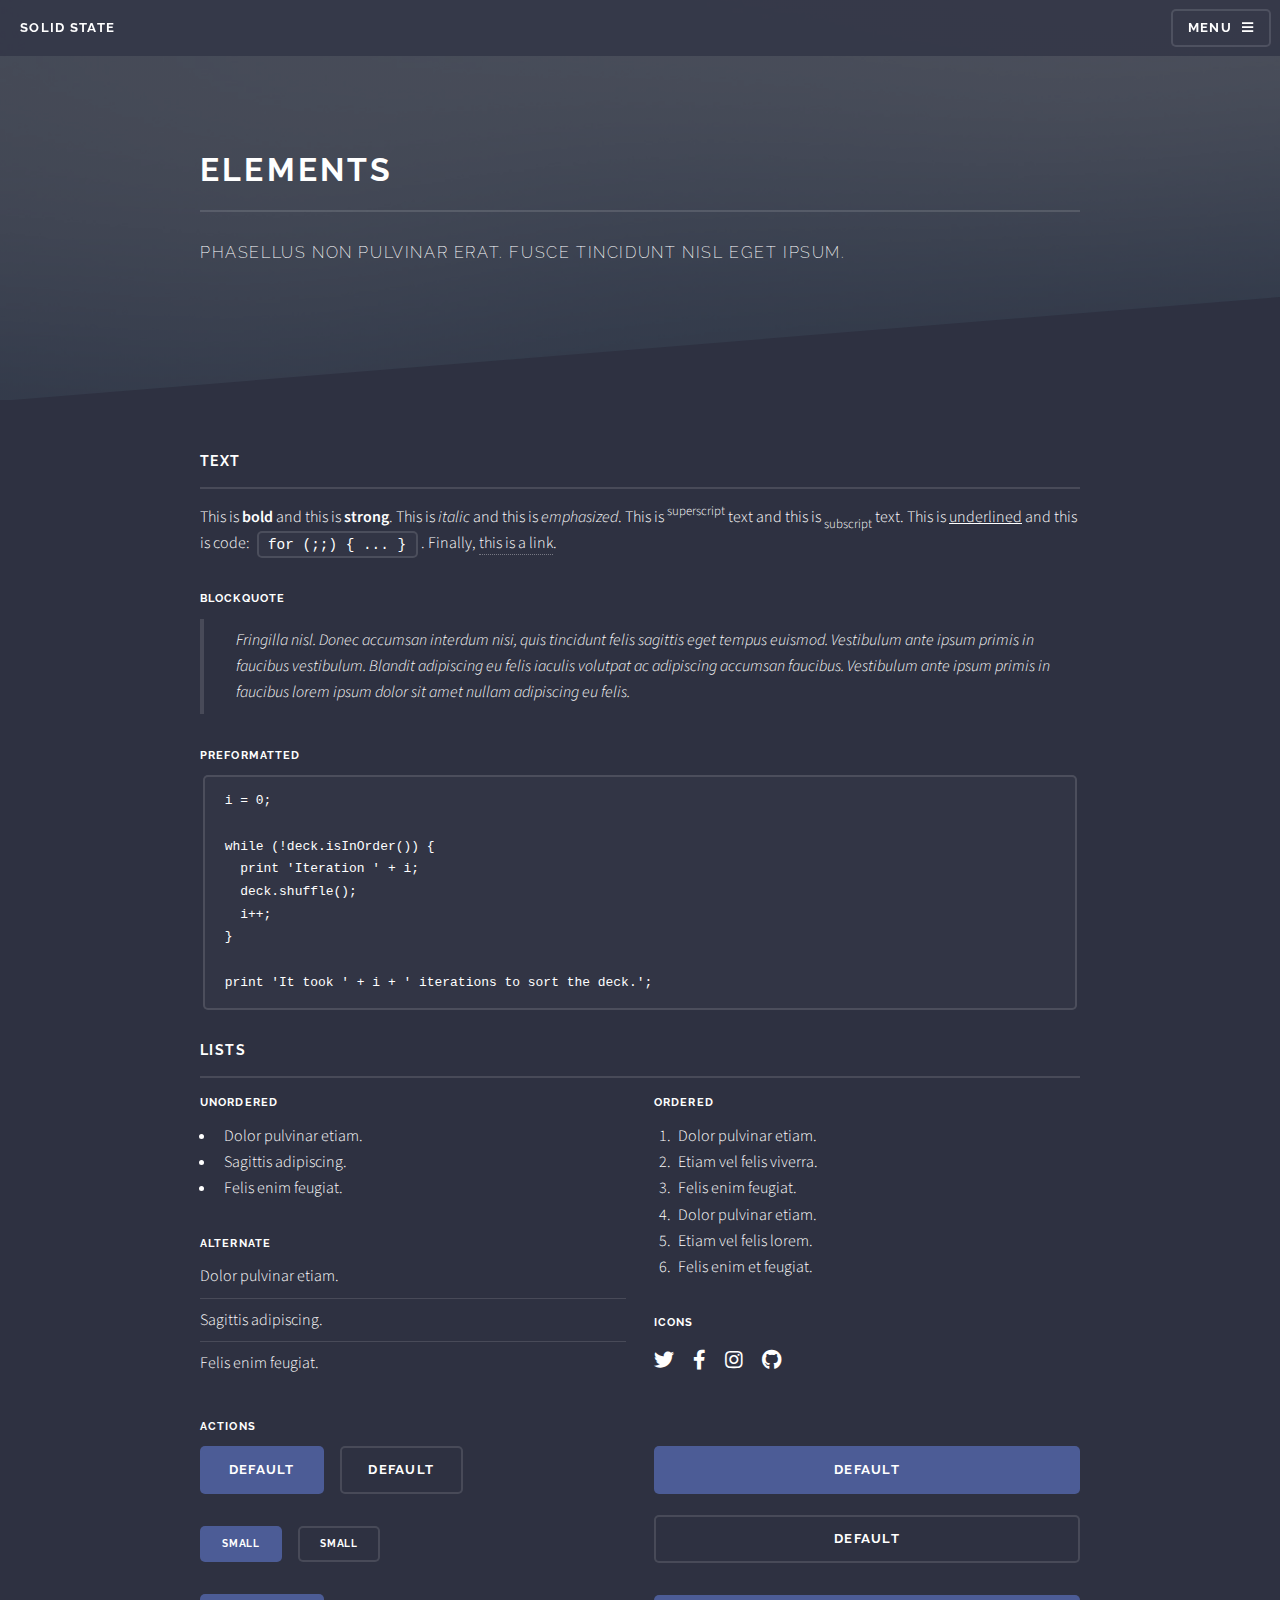
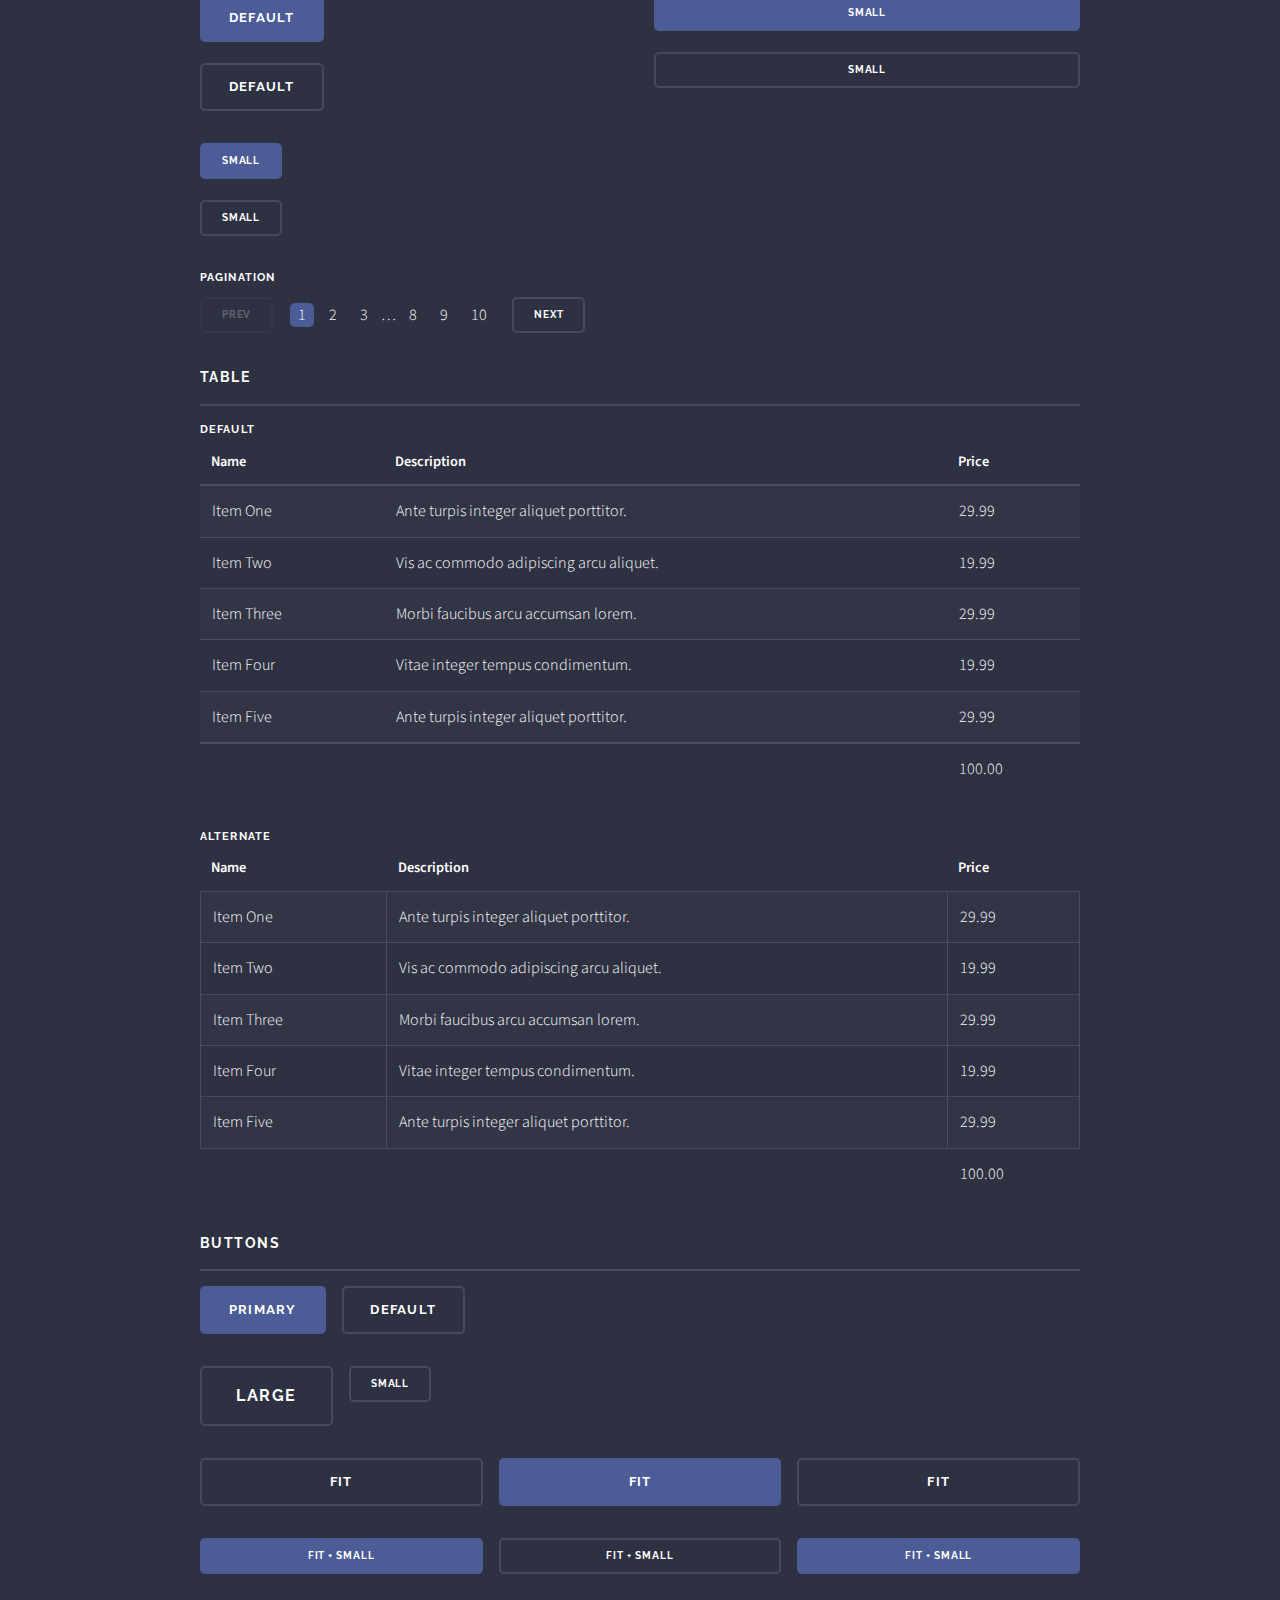
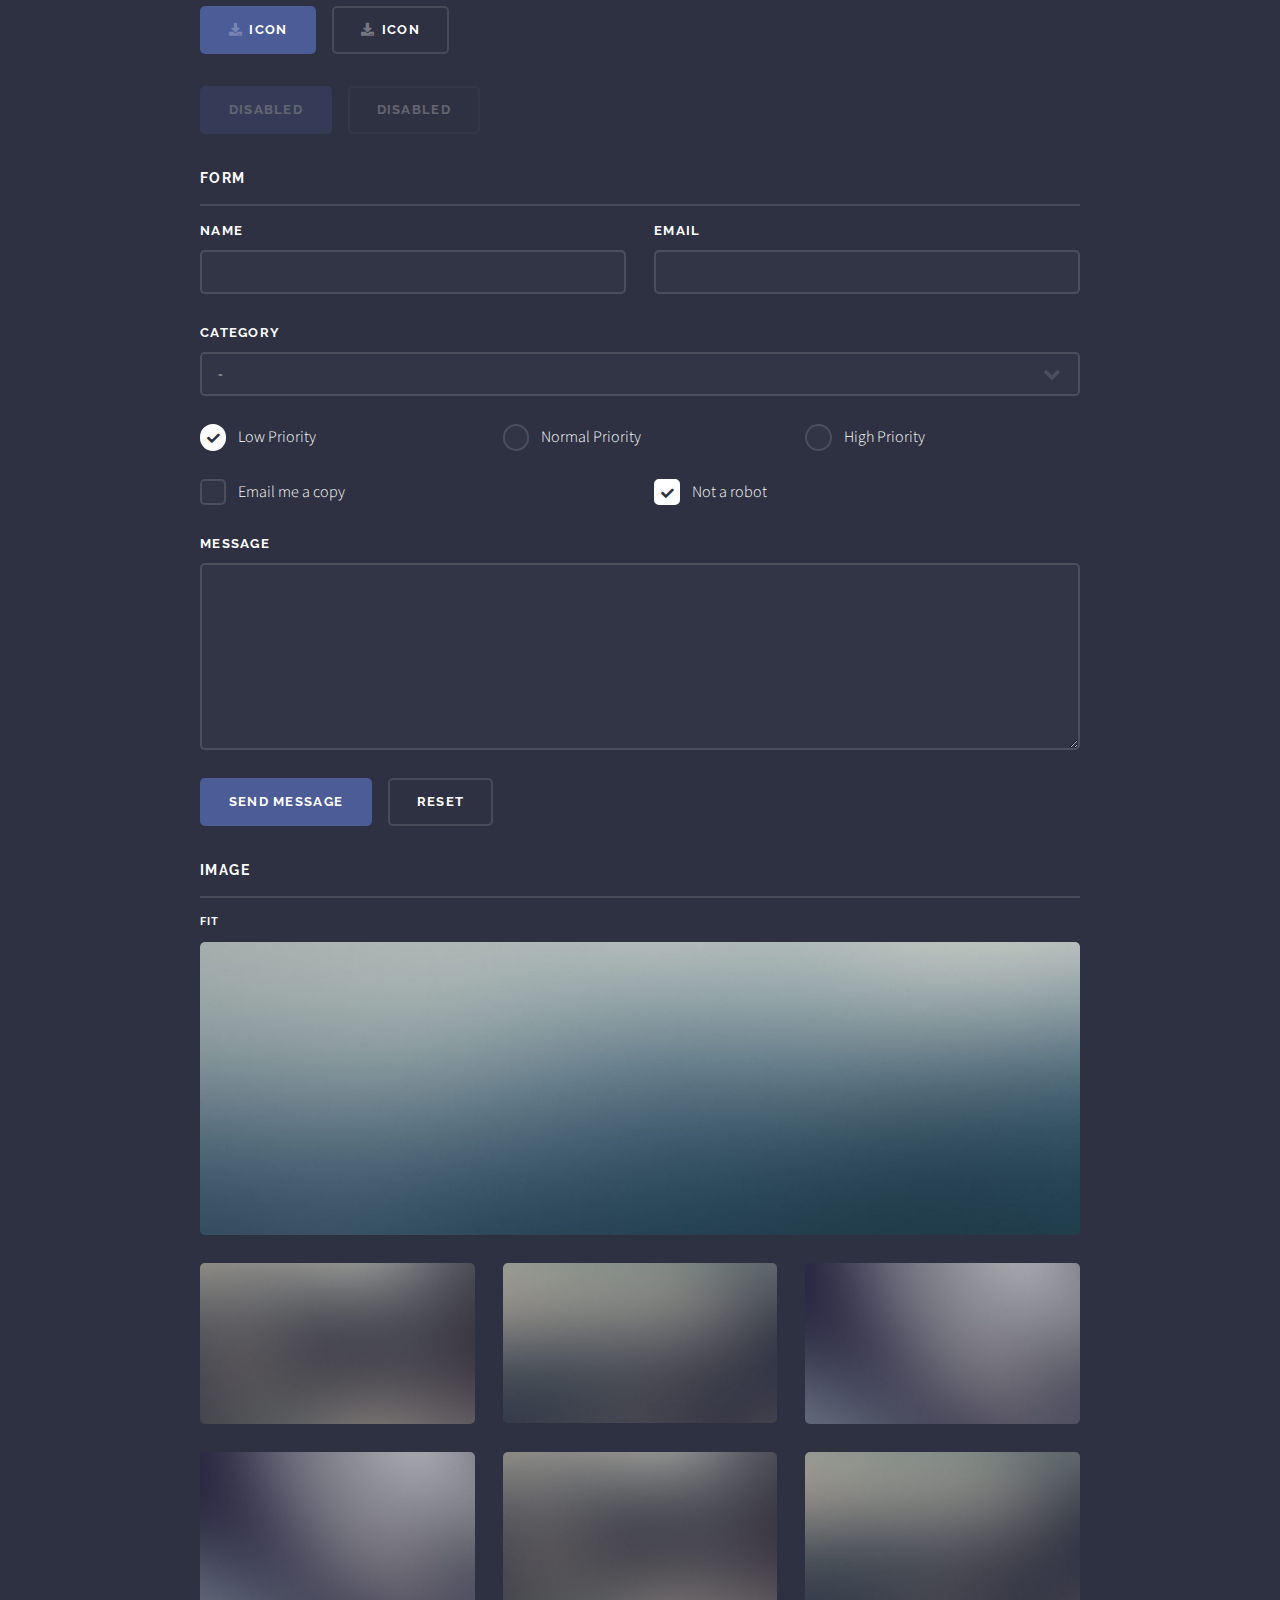
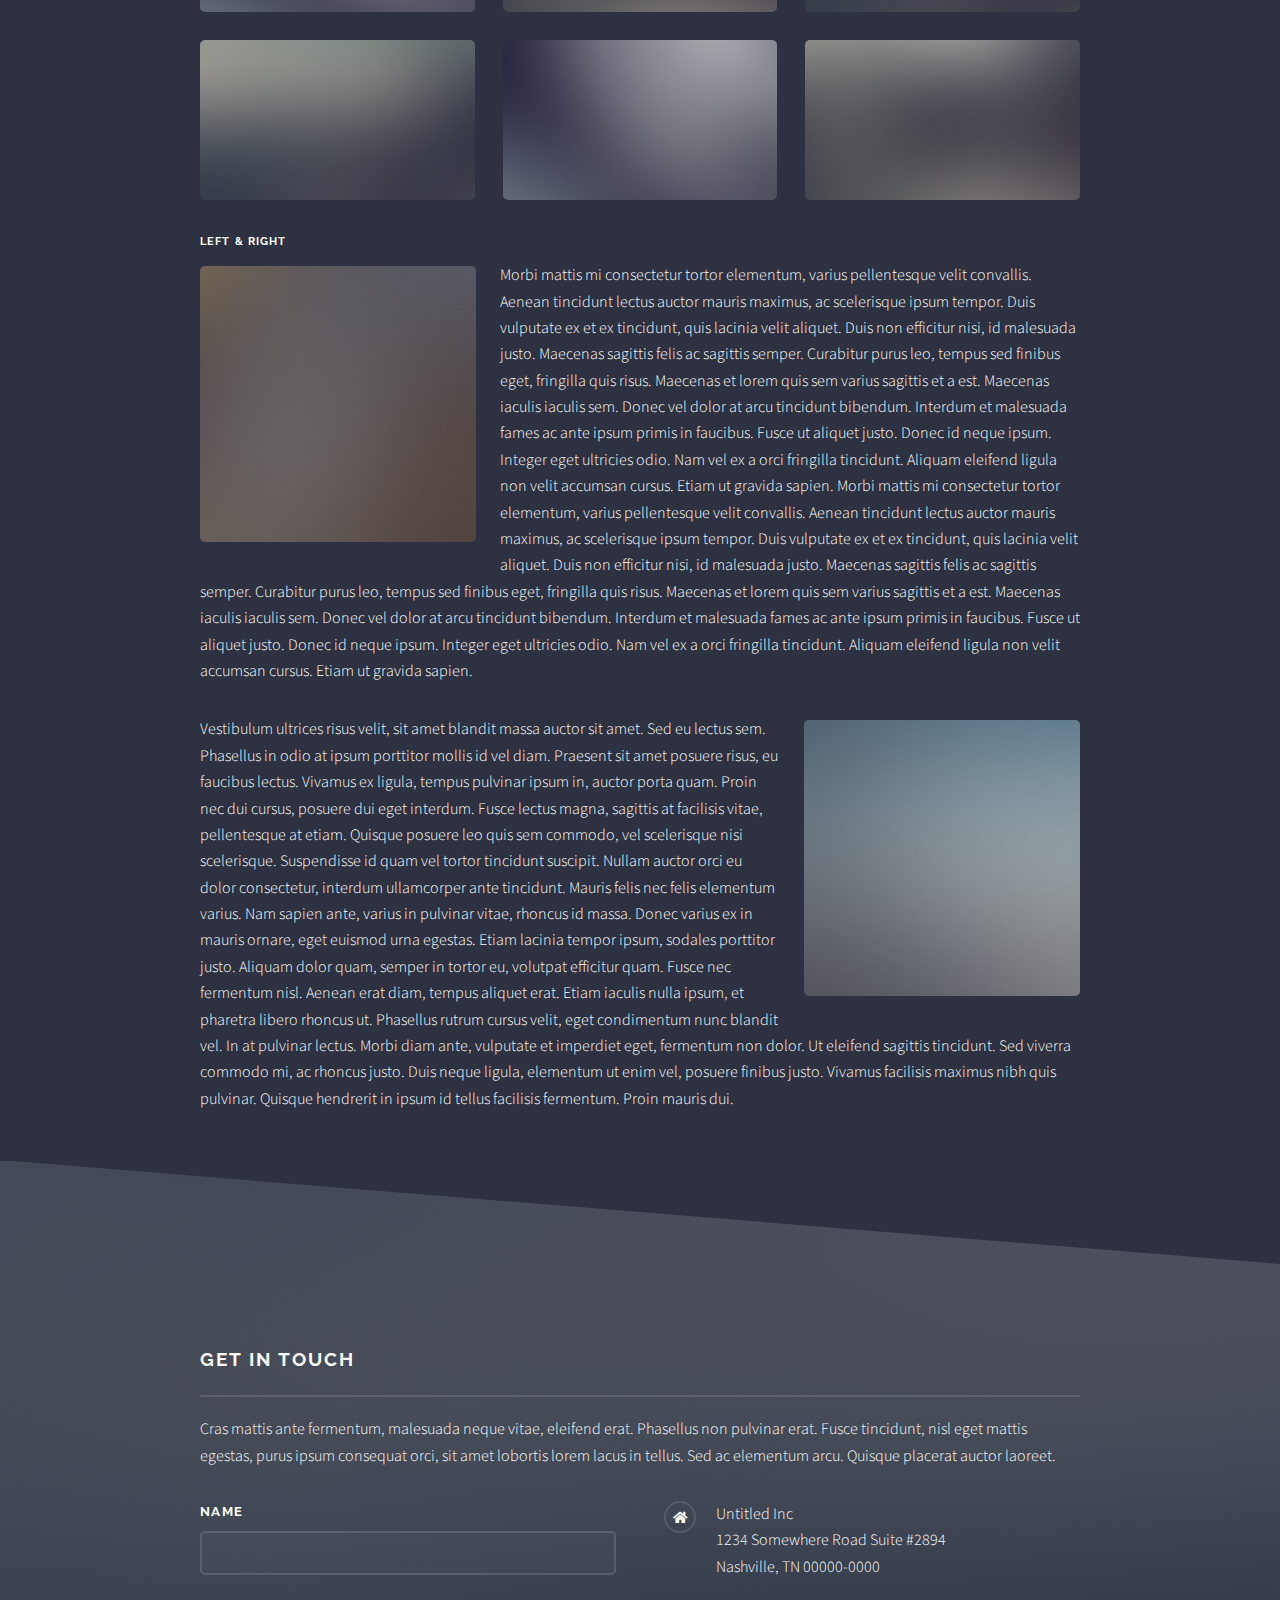
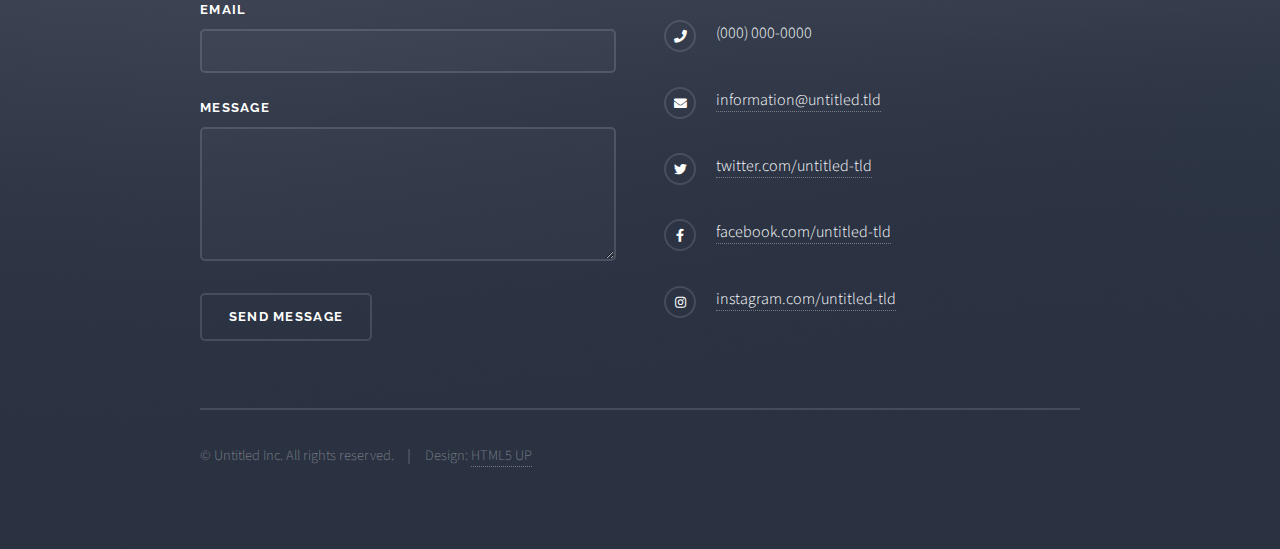
<file: elements.html>
<!DOCTYPE HTML>
<!--
	Solid State by HTML5 UP
	html5up.net | @ajlkn
	Free for personal and commercial use under the CCA 3.0 license (html5up.net/license)
-->
<html>
	<head>
		<title>Elements - Solid State by HTML5 UP</title>
		<meta charset="utf-8" />
		<meta name="viewport" content="width=device-width, initial-scale=1, user-scalable=no" />
		<link rel="stylesheet" href="assets/css/main.css" />
		<noscript><link rel="stylesheet" href="assets/css/noscript.css" /></noscript>
	</head>
	<body class="is-preload">

		<!-- Page Wrapper -->
			<div id="page-wrapper">

				<!-- Header -->
					<header id="header">
						<h1><a href="index.html">Solid State</a></h1>
						<nav>
							<a href="#menu">Menu</a>
						</nav>
					</header>

				<!-- Menu -->
					<nav id="menu">
						<div class="inner">
							<h2>Menu</h2>
							<ul class="links">
								<li><a href="index.html">Home</a></li>
								<li><a href="generic.html">Generic</a></li>
								<li><a href="elements.html">Elements</a></li>
								<li><a href="#">Log In</a></li>
								<li><a href="#">Sign Up</a></li>
							</ul>
							<a href="#" class="close">Close</a>
						</div>
					</nav>

				<!-- Wrapper -->
					<section id="wrapper">
						<header>
							<div class="inner">
								<h2>Elements</h2>
								<p>Phasellus non pulvinar erat. Fusce tincidunt nisl eget ipsum.</p>
							</div>
						</header>

						<!-- Content -->
							<div class="wrapper">
								<div class="inner">

									<section>
										<h3 class="major">Text</h3>
										<p>This is <b>bold</b> and this is <strong>strong</strong>. This is <i>italic</i> and this is <em>emphasized</em>.
										This is <sup>superscript</sup> text and this is <sub>subscript</sub> text.
										This is <u>underlined</u> and this is code: <code>for (;;) { ... }</code>. Finally, <a href="#">this is a link</a>.</p>
										<h4>Blockquote</h4>
										<blockquote>Fringilla nisl. Donec accumsan interdum nisi, quis tincidunt felis sagittis eget tempus euismod. Vestibulum ante ipsum primis in faucibus vestibulum. Blandit adipiscing eu felis iaculis volutpat ac adipiscing accumsan faucibus. Vestibulum ante ipsum primis in faucibus lorem ipsum dolor sit amet nullam adipiscing eu felis.</blockquote>
										<h4>Preformatted</h4>
										<pre><code>i = 0;

while (!deck.isInOrder()) {
  print 'Iteration ' + i;
  deck.shuffle();
  i++;
}

print 'It took ' + i + ' iterations to sort the deck.';</code></pre>
									</section>

									<section>
										<h3 class="major">Lists</h3>
										<div class="row">
											<div class="col-6 col-12-medium">
												<h4>Unordered</h4>
												<ul>
													<li>Dolor pulvinar etiam.</li>
													<li>Sagittis adipiscing.</li>
													<li>Felis enim feugiat.</li>
												</ul>
												<h4>Alternate</h4>
												<ul class="alt">
													<li>Dolor pulvinar etiam.</li>
													<li>Sagittis adipiscing.</li>
													<li>Felis enim feugiat.</li>
												</ul>
											</div>
											<div class="col-6 col-12-medium">
												<h4>Ordered</h4>
												<ol>
													<li>Dolor pulvinar etiam.</li>
													<li>Etiam vel felis viverra.</li>
													<li>Felis enim feugiat.</li>
													<li>Dolor pulvinar etiam.</li>
													<li>Etiam vel felis lorem.</li>
													<li>Felis enim et feugiat.</li>
												</ol>
												<h4>Icons</h4>
												<ul class="icons">
													<li><a href="#" class="icon brands fa-twitter"><span class="label">Twitter</span></a></li>
													<li><a href="#" class="icon brands fa-facebook-f"><span class="label">Facebook</span></a></li>
													<li><a href="#" class="icon brands fa-instagram"><span class="label">Instagram</span></a></li>
													<li><a href="#" class="icon brands fa-github"><span class="label">Github</span></a></li>
												</ul>
											</div>
										</div>
										<h4>Actions</h4>
										<div class="row">
											<div class="col-6 col-12-medium">
												<ul class="actions">
													<li><a href="#" class="button primary">Default</a></li>
													<li><a href="#" class="button">Default</a></li>
												</ul>
												<ul class="actions small">
													<li><a href="#" class="button primary small">Small</a></li>
													<li><a href="#" class="button small">Small</a></li>
												</ul>
												<ul class="actions stacked">
													<li><a href="#" class="button primary">Default</a></li>
													<li><a href="#" class="button">Default</a></li>
												</ul>
												<ul class="actions stacked small">
													<li><a href="#" class="button primary small">Small</a></li>
													<li><a href="#" class="button small">Small</a></li>
												</ul>
											</div>
											<div class="col-6 col-12-medium">
												<ul class="actions stacked">
													<li><a href="#" class="button primary fit">Default</a></li>
													<li><a href="#" class="button fit">Default</a></li>
												</ul>
												<ul class="actions stacked small">
													<li><a href="#" class="button primary small fit">Small</a></li>
													<li><a href="#" class="button small fit">Small</a></li>
												</ul>
											</div>
										</div>
										<h4>Pagination</h4>
										<ul class="pagination">
											<li><span class="button small disabled">Prev</span></li>
											<li><a href="#" class="page active">1</a></li>
											<li><a href="#" class="page">2</a></li>
											<li><a href="#" class="page">3</a></li>
											<li><span>&hellip;</span></li>
											<li><a href="#" class="page">8</a></li>
											<li><a href="#" class="page">9</a></li>
											<li><a href="#" class="page">10</a></li>
											<li><a href="#" class="button small">Next</a></li>
										</ul>
									</section>

									<section>
										<h3 class="major">Table</h3>
										<h4>Default</h4>
										<div class="table-wrapper">
											<table>
												<thead>
													<tr>
														<th>Name</th>
														<th>Description</th>
														<th>Price</th>
													</tr>
												</thead>
												<tbody>
													<tr>
														<td>Item One</td>
														<td>Ante turpis integer aliquet porttitor.</td>
														<td>29.99</td>
													</tr>
													<tr>
														<td>Item Two</td>
														<td>Vis ac commodo adipiscing arcu aliquet.</td>
														<td>19.99</td>
													</tr>
													<tr>
														<td>Item Three</td>
														<td> Morbi faucibus arcu accumsan lorem.</td>
														<td>29.99</td>
													</tr>
													<tr>
														<td>Item Four</td>
														<td>Vitae integer tempus condimentum.</td>
														<td>19.99</td>
													</tr>
													<tr>
														<td>Item Five</td>
														<td>Ante turpis integer aliquet porttitor.</td>
														<td>29.99</td>
													</tr>
												</tbody>
												<tfoot>
													<tr>
														<td colspan="2"></td>
														<td>100.00</td>
													</tr>
												</tfoot>
											</table>
										</div>

										<h4>Alternate</h4>
										<div class="table-wrapper">
											<table class="alt">
												<thead>
													<tr>
														<th>Name</th>
														<th>Description</th>
														<th>Price</th>
													</tr>
												</thead>
												<tbody>
													<tr>
														<td>Item One</td>
														<td>Ante turpis integer aliquet porttitor.</td>
														<td>29.99</td>
													</tr>
													<tr>
														<td>Item Two</td>
														<td>Vis ac commodo adipiscing arcu aliquet.</td>
														<td>19.99</td>
													</tr>
													<tr>
														<td>Item Three</td>
														<td> Morbi faucibus arcu accumsan lorem.</td>
														<td>29.99</td>
													</tr>
													<tr>
														<td>Item Four</td>
														<td>Vitae integer tempus condimentum.</td>
														<td>19.99</td>
													</tr>
													<tr>
														<td>Item Five</td>
														<td>Ante turpis integer aliquet porttitor.</td>
														<td>29.99</td>
													</tr>
												</tbody>
												<tfoot>
													<tr>
														<td colspan="2"></td>
														<td>100.00</td>
													</tr>
												</tfoot>
											</table>
										</div>
									</section>

									<section>
										<h3 class="major">Buttons</h3>
										<ul class="actions">
											<li><a href="#" class="button primary">Primary</a></li>
											<li><a href="#" class="button">Default</a></li>
										</ul>
										<ul class="actions">
											<li><a href="#" class="button large">Large</a></li>
											<li><a href="#" class="button small">Small</a></li>
										</ul>
										<ul class="actions fit">
											<li><a href="#" class="button fit">Fit</a></li>
											<li><a href="#" class="button primary fit">Fit</a></li>
											<li><a href="#" class="button fit">Fit</a></li>
										</ul>
										<ul class="actions fit small">
											<li><a href="#" class="button primary fit small">Fit + Small</a></li>
											<li><a href="#" class="button fit small">Fit + Small</a></li>
											<li><a href="#" class="button primary fit small">Fit + Small</a></li>
										</ul>
										<ul class="actions">
											<li><a href="#" class="button primary icon solid fa-download">Icon</a></li>
											<li><a href="#" class="button icon solid fa-download">Icon</a></li>
										</ul>
										<ul class="actions">
											<li><span class="button primary disabled">Disabled</span></li>
											<li><span class="button disabled">Disabled</span></li>
										</ul>
									</section>

									<section>
										<h3 class="major">Form</h3>
										<form method="post" action="#">
											<div class="row gtr-uniform">
												<div class="col-6 col-12-xsmall">
													<label for="demo-name">Name</label>
													<input type="text" name="demo-name" id="demo-name" value="" />
												</div>
												<div class="col-6 col-12-xsmall">
													<label for="demo-email">Email</label>
													<input type="email" name="demo-email" id="demo-email" value="" />
												</div>
												<div class="col-12">
													<label for="demo-category">Category</label>
													<select name="demo-category" id="demo-category">
														<option value="">-</option>
														<option value="1">Manufacturing</option>
														<option value="1">Shipping</option>
														<option value="1">Administration</option>
														<option value="1">Human Resources</option>
													</select>
												</div>
												<div class="col-4 col-12-small">
													<input type="radio" id="demo-priority-low" name="demo-priority" checked>
													<label for="demo-priority-low">Low Priority</label>
												</div>
												<div class="col-4 col-12-small">
													<input type="radio" id="demo-priority-normal" name="demo-priority">
													<label for="demo-priority-normal">Normal Priority</label>
												</div>
												<div class="col-4 col-12-small">
													<input type="radio" id="demo-priority-high" name="demo-priority">
													<label for="demo-priority-high">High Priority</label>
												</div>
												<div class="col-6 col-12-small">
													<input type="checkbox" id="demo-copy" name="demo-copy">
													<label for="demo-copy">Email me a copy</label>
												</div>
												<div class="col-6 col-12-small">
													<input type="checkbox" id="demo-human" name="demo-human" checked>
													<label for="demo-human">Not a robot</label>
												</div>
												<div class="col-12">
													<label for="demo-message">Message</label>
													<textarea name="demo-message" id="demo-message" rows="6"></textarea>
												</div>
												<div class="col-12">
													<ul class="actions">
														<li><input type="submit" value="Send Message" class="primary" /></li>
														<li><input type="reset" value="Reset" /></li>
													</ul>
												</div>
											</div>
										</form>
									</section>

									<section>
										<h3 class="major">Image</h3>
										<h4>Fit</h4>
										<div class="box alt">
											<div class="row gtr-uniform">
												<div class="col-12"><span class="image fit"><img src="images/pic08.jpg" alt="" /></span></div>
												<div class="col-4"><span class="image fit"><img src="images/pic05.jpg" alt="" /></span></div>
												<div class="col-4"><span class="image fit"><img src="images/pic06.jpg" alt="" /></span></div>
												<div class="col-4"><span class="image fit"><img src="images/pic07.jpg" alt="" /></span></div>
												<div class="col-4"><span class="image fit"><img src="images/pic07.jpg" alt="" /></span></div>
												<div class="col-4"><span class="image fit"><img src="images/pic05.jpg" alt="" /></span></div>
												<div class="col-4"><span class="image fit"><img src="images/pic06.jpg" alt="" /></span></div>
												<div class="col-4"><span class="image fit"><img src="images/pic06.jpg" alt="" /></span></div>
												<div class="col-4"><span class="image fit"><img src="images/pic07.jpg" alt="" /></span></div>
												<div class="col-4"><span class="image fit"><img src="images/pic05.jpg" alt="" /></span></div>
											</div>
										</div>
										<h4>Left &amp; Right</h4>
										<p><span class="image left"><img src="images/pic01.jpg" alt="" /></span>Morbi mattis mi consectetur tortor elementum, varius pellentesque velit convallis. Aenean tincidunt lectus auctor mauris maximus, ac scelerisque ipsum tempor. Duis vulputate ex et ex tincidunt, quis lacinia velit aliquet. Duis non efficitur nisi, id malesuada justo. Maecenas sagittis felis ac sagittis semper. Curabitur purus leo, tempus sed finibus eget, fringilla quis risus. Maecenas et lorem quis sem varius sagittis et a est. Maecenas iaculis iaculis sem. Donec vel dolor at arcu tincidunt bibendum. Interdum et malesuada fames ac ante ipsum primis in faucibus. Fusce ut aliquet justo. Donec id neque ipsum. Integer eget ultricies odio. Nam vel ex a orci fringilla tincidunt. Aliquam eleifend ligula non velit accumsan cursus. Etiam ut gravida sapien. Morbi mattis mi consectetur tortor elementum, varius pellentesque velit convallis. Aenean tincidunt lectus auctor mauris maximus, ac scelerisque ipsum tempor. Duis vulputate ex et ex tincidunt, quis lacinia velit aliquet. Duis non efficitur nisi, id malesuada justo. Maecenas sagittis felis ac sagittis semper. Curabitur purus leo, tempus sed finibus eget, fringilla quis risus. Maecenas et lorem quis sem varius sagittis et a est. Maecenas iaculis iaculis sem. Donec vel dolor at arcu tincidunt bibendum. Interdum et malesuada fames ac ante ipsum primis in faucibus. Fusce ut aliquet justo. Donec id neque ipsum. Integer eget ultricies odio. Nam vel ex a orci fringilla tincidunt. Aliquam eleifend ligula non velit accumsan cursus. Etiam ut gravida sapien.</p>
										<p><span class="image right"><img src="images/pic02.jpg" alt="" /></span>Vestibulum ultrices risus velit, sit amet blandit massa auctor sit amet. Sed eu lectus sem. Phasellus in odio at ipsum porttitor mollis id vel diam. Praesent sit amet posuere risus, eu faucibus lectus. Vivamus ex ligula, tempus pulvinar ipsum in, auctor porta quam. Proin nec dui cursus, posuere dui eget interdum. Fusce lectus magna, sagittis at facilisis vitae, pellentesque at etiam. Quisque posuere leo quis sem commodo, vel scelerisque nisi scelerisque. Suspendisse id quam vel tortor tincidunt suscipit. Nullam auctor orci eu dolor consectetur, interdum ullamcorper ante tincidunt. Mauris felis nec felis elementum varius. Nam sapien ante, varius in pulvinar vitae, rhoncus id massa. Donec varius ex in mauris ornare, eget euismod urna egestas. Etiam lacinia tempor ipsum, sodales porttitor justo. Aliquam dolor quam, semper in tortor eu, volutpat efficitur quam. Fusce nec fermentum nisl. Aenean erat diam, tempus aliquet erat. Etiam iaculis nulla ipsum, et pharetra libero rhoncus ut. Phasellus rutrum cursus velit, eget condimentum nunc blandit vel. In at pulvinar lectus. Morbi diam ante, vulputate et imperdiet eget, fermentum non dolor. Ut eleifend sagittis tincidunt. Sed viverra commodo mi, ac rhoncus justo. Duis neque ligula, elementum ut enim vel, posuere finibus justo. Vivamus facilisis maximus nibh quis pulvinar. Quisque hendrerit in ipsum id tellus facilisis fermentum. Proin mauris dui.</p>
									</section>

								</div>
							</div>

					</section>

				<!-- Footer -->
					<section id="footer">
						<div class="inner">
							<h2 class="major">Get in touch</h2>
							<p>Cras mattis ante fermentum, malesuada neque vitae, eleifend erat. Phasellus non pulvinar erat. Fusce tincidunt, nisl eget mattis egestas, purus ipsum consequat orci, sit amet lobortis lorem lacus in tellus. Sed ac elementum arcu. Quisque placerat auctor laoreet.</p>
							<form method="post" action="#">
								<div class="fields">
									<div class="field">
										<label for="name">Name</label>
										<input type="text" name="name" id="name" />
									</div>
									<div class="field">
										<label for="email">Email</label>
										<input type="email" name="email" id="email" />
									</div>
									<div class="field">
										<label for="message">Message</label>
										<textarea name="message" id="message" rows="4"></textarea>
									</div>
								</div>
								<ul class="actions">
									<li><input type="submit" value="Send Message" /></li>
								</ul>
							</form>
							<ul class="contact">
								<li class="icon solid fa-home">
									Untitled Inc<br />
									1234 Somewhere Road Suite #2894<br />
									Nashville, TN 00000-0000
								</li>
								<li class="icon solid fa-phone">(000) 000-0000</li>
								<li class="icon solid fa-envelope"><a href="#">information@untitled.tld</a></li>
								<li class="icon brands fa-twitter"><a href="#">twitter.com/untitled-tld</a></li>
								<li class="icon brands fa-facebook-f"><a href="#">facebook.com/untitled-tld</a></li>
								<li class="icon brands fa-instagram"><a href="#">instagram.com/untitled-tld</a></li>
							</ul>
							<ul class="copyright">
								<li>&copy; Untitled Inc. All rights reserved.</li><li>Design: <a href="http://html5up.net">HTML5 UP</a></li>
							</ul>
						</div>
					</section>

			</div>

		<!-- Scripts -->
			<script src="assets/js/jquery.min.js"></script>
			<script src="assets/js/jquery.scrollex.min.js"></script>
			<script src="assets/js/browser.min.js"></script>
			<script src="assets/js/breakpoints.min.js"></script>
			<script src="assets/js/util.js"></script>
			<script src="assets/js/main.js"></script>

	</body>
</html>
</file>
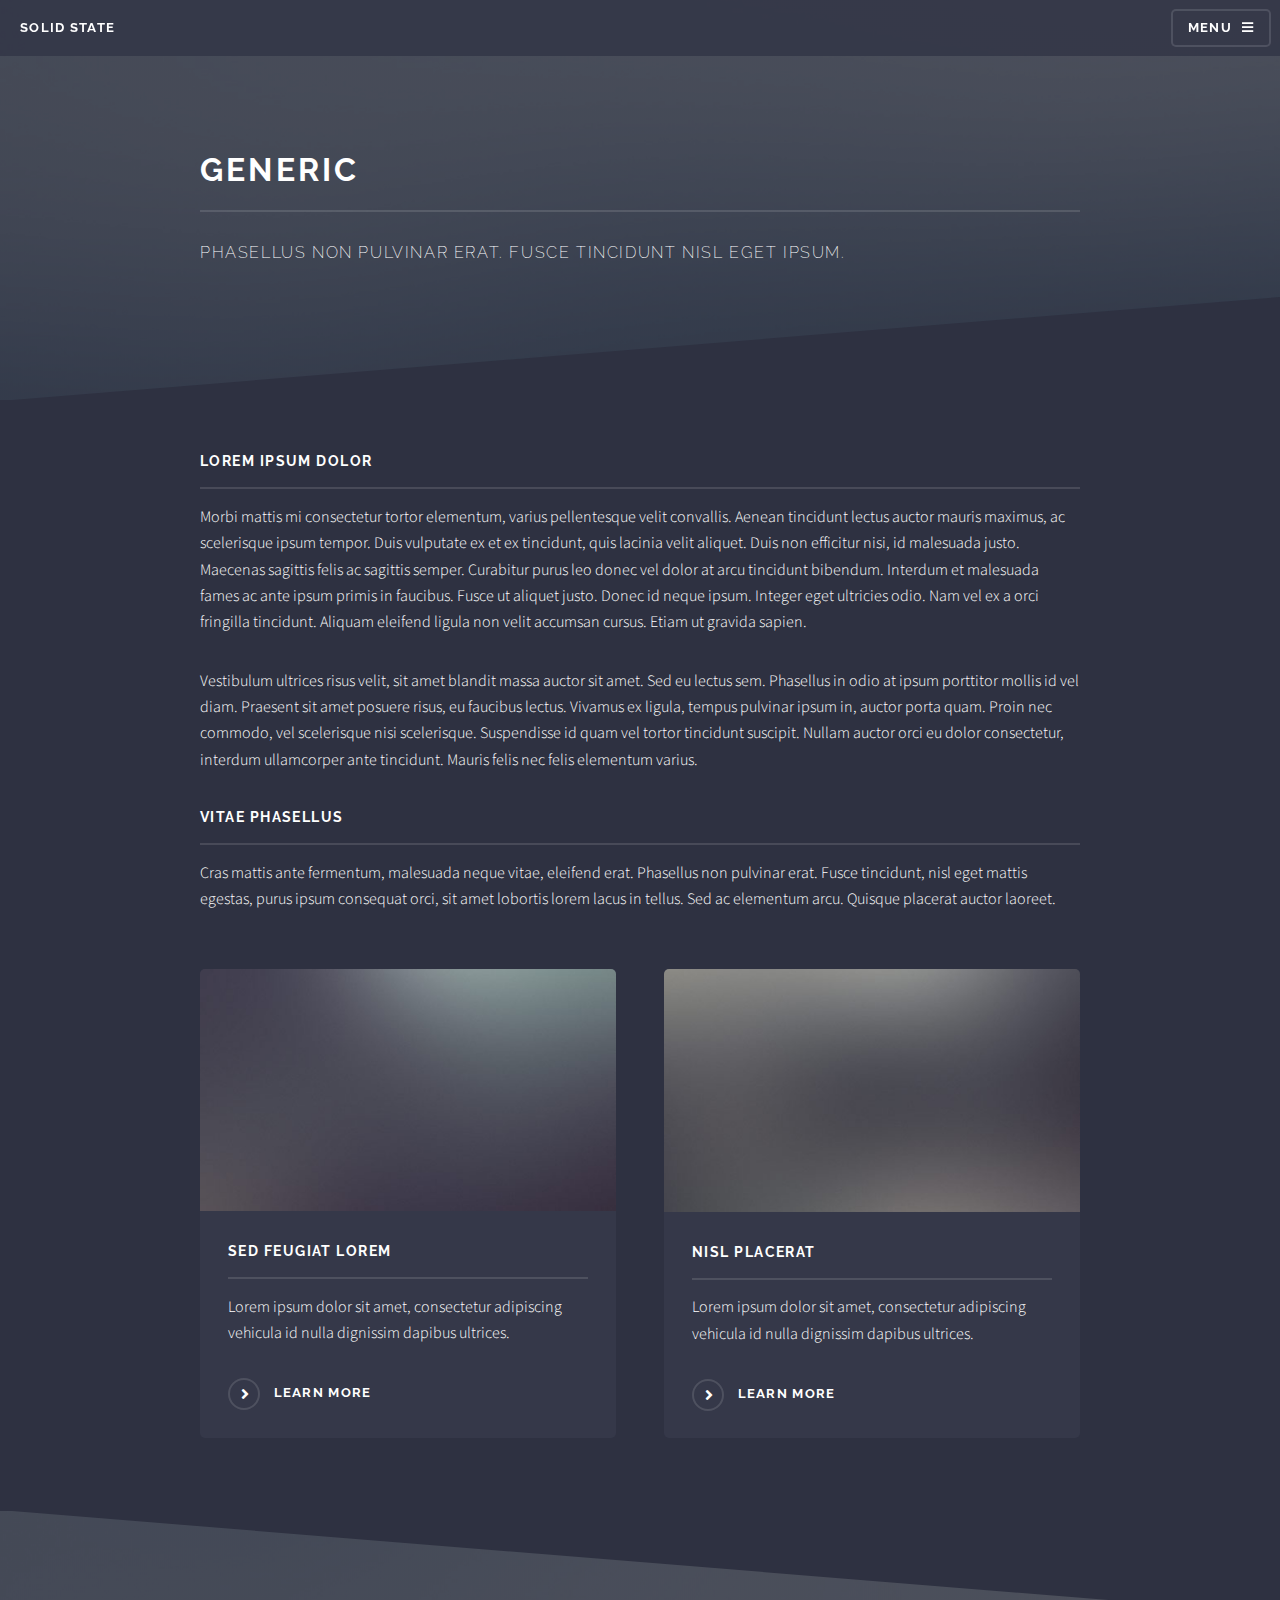
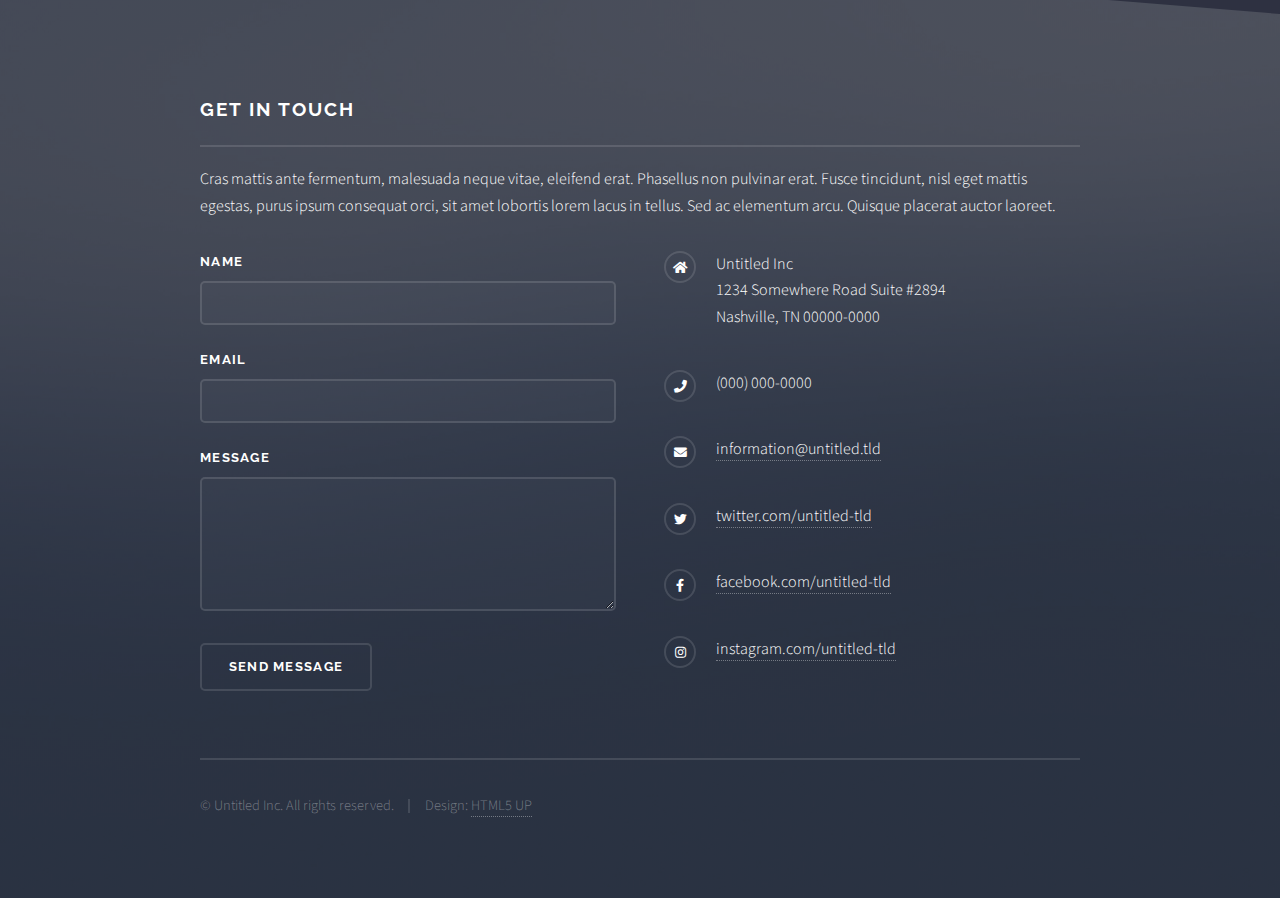
<file: generic.html>
<!DOCTYPE HTML>
<!--
	Solid State by HTML5 UP
	html5up.net | @ajlkn
	Free for personal and commercial use under the CCA 3.0 license (html5up.net/license)
-->
<html>
	<head>
		<title>Generic - Solid State by HTML5 UP</title>
		<meta charset="utf-8" />
		<meta name="viewport" content="width=device-width, initial-scale=1, user-scalable=no" />
		<link rel="stylesheet" href="assets/css/main.css" />
		<noscript><link rel="stylesheet" href="assets/css/noscript.css" /></noscript>
	</head>
	<body class="is-preload">

		<!-- Page Wrapper -->
			<div id="page-wrapper">

				<!-- Header -->
					<header id="header">
						<h1><a href="index.html">Solid State</a></h1>
						<nav>
							<a href="#menu">Menu</a>
						</nav>
					</header>

				<!-- Menu -->
					<nav id="menu">
						<div class="inner">
							<h2>Menu</h2>
							<ul class="links">
								<li><a href="index.html">Home</a></li>
								<li><a href="generic.html">Generic</a></li>
								<li><a href="elements.html">Elements</a></li>
								<li><a href="#">Log In</a></li>
								<li><a href="#">Sign Up</a></li>
							</ul>
							<a href="#" class="close">Close</a>
						</div>
					</nav>

				<!-- Wrapper -->
					<section id="wrapper">
						<header>
							<div class="inner">
								<h2>Generic</h2>
								<p>Phasellus non pulvinar erat. Fusce tincidunt nisl eget ipsum.</p>
							</div>
						</header>

						<!-- Content -->
							<div class="wrapper">
								<div class="inner">

									<h3 class="major">Lorem ipsum dolor</h3>
									<p>Morbi mattis mi consectetur tortor elementum, varius pellentesque velit convallis. Aenean tincidunt lectus auctor mauris maximus, ac scelerisque ipsum tempor. Duis vulputate ex et ex tincidunt, quis lacinia velit aliquet. Duis non efficitur nisi, id malesuada justo. Maecenas sagittis felis ac sagittis semper. Curabitur purus leo donec vel dolor at arcu tincidunt bibendum. Interdum et malesuada fames ac ante ipsum primis in faucibus. Fusce ut aliquet justo. Donec id neque ipsum. Integer eget ultricies odio. Nam vel ex a orci fringilla tincidunt. Aliquam eleifend ligula non velit accumsan cursus. Etiam ut gravida sapien.</p>

									<p>Vestibulum ultrices risus velit, sit amet blandit massa auctor sit amet. Sed eu lectus sem. Phasellus in odio at ipsum porttitor mollis id vel diam. Praesent sit amet posuere risus, eu faucibus lectus. Vivamus ex ligula, tempus pulvinar ipsum in, auctor porta quam. Proin nec commodo, vel scelerisque nisi scelerisque. Suspendisse id quam vel tortor tincidunt suscipit. Nullam auctor orci eu dolor consectetur, interdum ullamcorper ante tincidunt. Mauris felis nec felis elementum varius.</p>

									<h3 class="major">Vitae phasellus</h3>
									<p>Cras mattis ante fermentum, malesuada neque vitae, eleifend erat. Phasellus non pulvinar erat. Fusce tincidunt, nisl eget mattis egestas, purus ipsum consequat orci, sit amet lobortis lorem lacus in tellus. Sed ac elementum arcu. Quisque placerat auctor laoreet.</p>

									<section class="features">
										<article>
											<a href="#" class="image"><img src="images/pic04.jpg" alt="" /></a>
											<h3 class="major">Sed feugiat lorem</h3>
											<p>Lorem ipsum dolor sit amet, consectetur adipiscing vehicula id nulla dignissim dapibus ultrices.</p>
											<a href="#" class="special">Learn more</a>
										</article>
										<article>
											<a href="#" class="image"><img src="images/pic05.jpg" alt="" /></a>
											<h3 class="major">Nisl placerat</h3>
											<p>Lorem ipsum dolor sit amet, consectetur adipiscing vehicula id nulla dignissim dapibus ultrices.</p>
											<a href="#" class="special">Learn more</a>
										</article>
									</section>

								</div>
							</div>

					</section>

				<!-- Footer -->
					<section id="footer">
						<div class="inner">
							<h2 class="major">Get in touch</h2>
							<p>Cras mattis ante fermentum, malesuada neque vitae, eleifend erat. Phasellus non pulvinar erat. Fusce tincidunt, nisl eget mattis egestas, purus ipsum consequat orci, sit amet lobortis lorem lacus in tellus. Sed ac elementum arcu. Quisque placerat auctor laoreet.</p>
							<form method="post" action="#">
								<div class="fields">
									<div class="field">
										<label for="name">Name</label>
										<input type="text" name="name" id="name" />
									</div>
									<div class="field">
										<label for="email">Email</label>
										<input type="email" name="email" id="email" />
									</div>
									<div class="field">
										<label for="message">Message</label>
										<textarea name="message" id="message" rows="4"></textarea>
									</div>
								</div>
								<ul class="actions">
									<li><input type="submit" value="Send Message" /></li>
								</ul>
							</form>
							<ul class="contact">
								<li class="icon solid fa-home">
									Untitled Inc<br />
									1234 Somewhere Road Suite #2894<br />
									Nashville, TN 00000-0000
								</li>
								<li class="icon solid fa-phone">(000) 000-0000</li>
								<li class="icon solid fa-envelope"><a href="#">information@untitled.tld</a></li>
								<li class="icon brands fa-twitter"><a href="#">twitter.com/untitled-tld</a></li>
								<li class="icon brands fa-facebook-f"><a href="#">facebook.com/untitled-tld</a></li>
								<li class="icon brands fa-instagram"><a href="#">instagram.com/untitled-tld</a></li>
							</ul>
							<ul class="copyright">
								<li>&copy; Untitled Inc. All rights reserved.</li><li>Design: <a href="http://html5up.net">HTML5 UP</a></li>
							</ul>
						</div>
					</section>

			</div>

		<!-- Scripts -->
			<script src="assets/js/jquery.min.js"></script>
			<script src="assets/js/jquery.scrollex.min.js"></script>
			<script src="assets/js/browser.min.js"></script>
			<script src="assets/js/breakpoints.min.js"></script>
			<script src="assets/js/util.js"></script>
			<script src="assets/js/main.js"></script>

	</body>
</html>
</file>
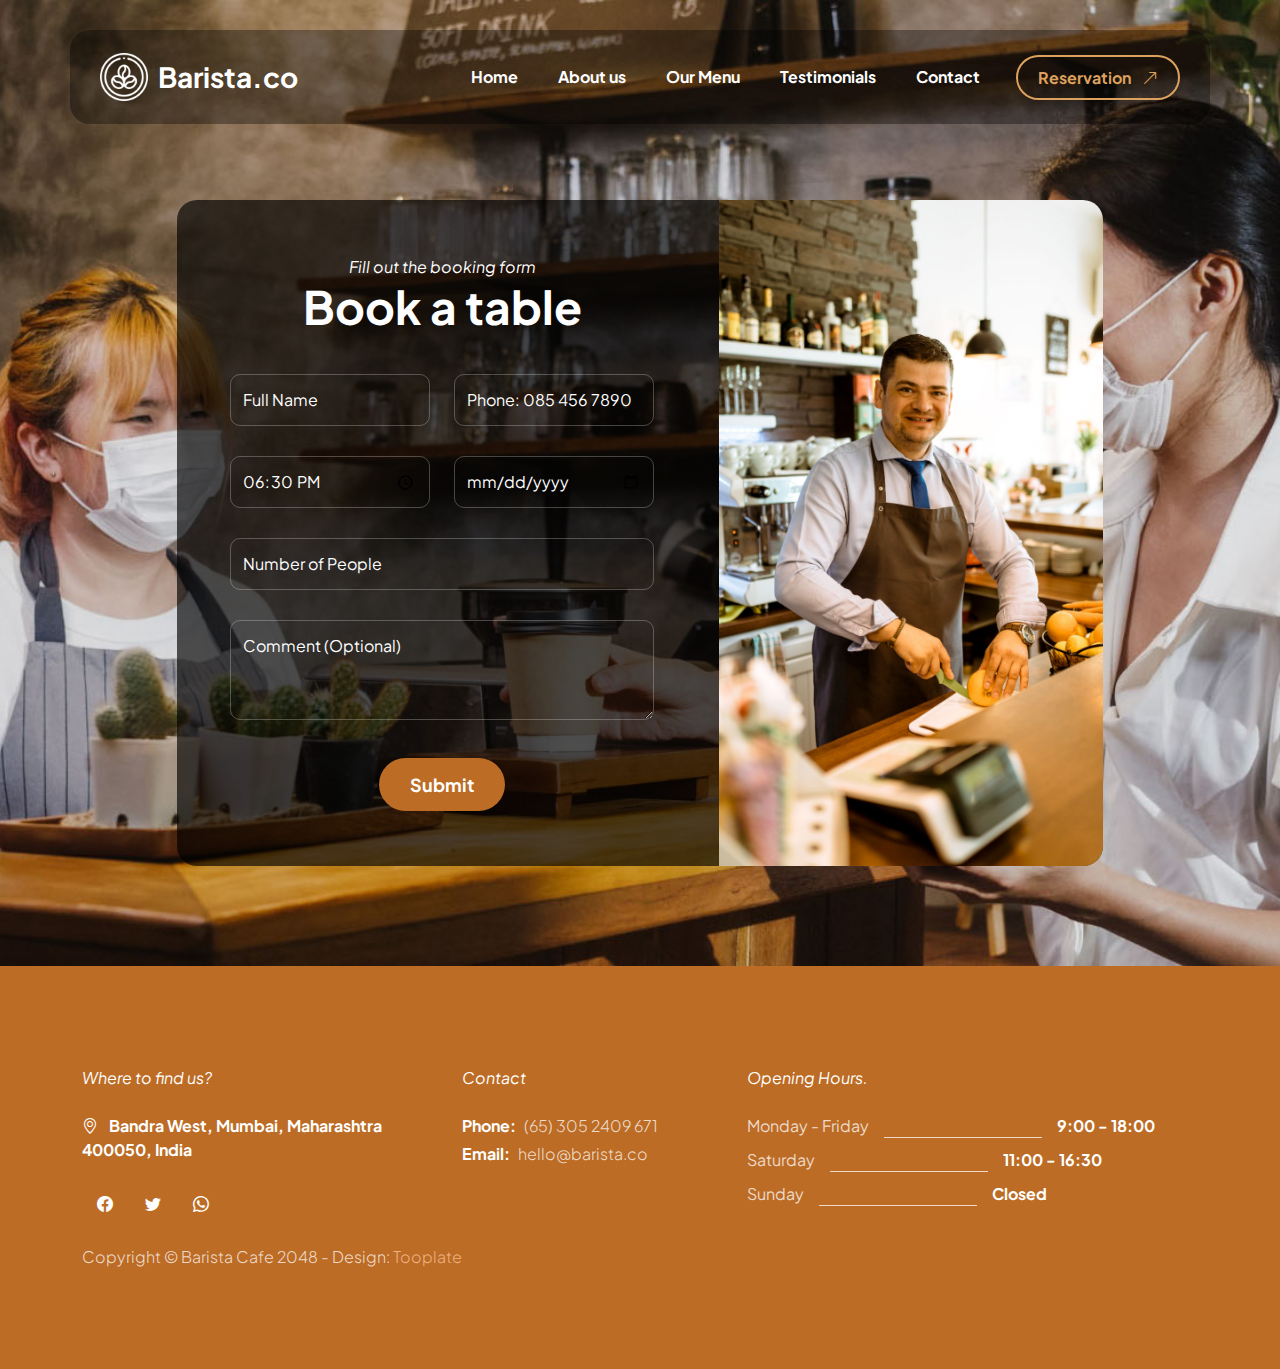
<file: reservation.html>
<!doctype html>
<html lang="en">
    <head>
        <meta charset="utf-8">
        <meta name="viewport" content="width=device-width, initial-scale=1">

        <meta name="description" content="">
        <meta name="author" content="">

        <title>Barista Cafe - HTML Reservation Form</title>

        <!-- CSS FILES -->                
        <link rel="preconnect" href="https://fonts.googleapis.com">
        
        <link rel="preconnect" href="https://fonts.gstatic.com" crossorigin>

        <link href="https://fonts.googleapis.com/css2?family=Plus+Jakarta+Sans:ital,wght@0,200;0,400;0,600;0,700;1,200;1,700&display=swap" rel="stylesheet">
            
        <link href="css/bootstrap.min.css" rel="stylesheet">

        <link href="css/bootstrap-icons.css" rel="stylesheet">

        <link href="css/vegas.min.css" rel="stylesheet">

        <link href="css/tooplate-barista.css" rel="stylesheet">
<!--

Tooplate 2137 Barista

https://www.tooplate.com/view/2137-barista-cafe

Bootstrap 5 HTML CSS Template

-->
    </head>
    
    <body class="reservation-page">
                
            <main>
                <nav class="navbar navbar-expand-lg">                
                    <div class="container">
                        <a class="navbar-brand d-flex align-items-center" href="index.html">
                            <img src="images/coffee-beans.png" class="navbar-brand-image img-fluid" alt="">
                            Barista.co
                        </a>
        
                        <button class="navbar-toggler" type="button" data-bs-toggle="collapse" data-bs-target="#navbarNav" aria-controls="navbarNav" aria-expanded="false" aria-label="Toggle navigation">
                            <span class="navbar-toggler-icon"></span>
                        </button>
        
                        <div class="collapse navbar-collapse" id="navbarNav">
                            <ul class="navbar-nav ms-lg-auto">
                                <li class="nav-item">
                                    <a class="nav-link" href="index.html#section_1">Home</a>
                                </li>
        
                                <li class="nav-item">
                                    <a class="nav-link" href="index.html#section_2">About us</a>
                                </li>

                                <li class="nav-item">
                                    <a class="nav-link" href="index.html#section_3">Our Menu</a>
                                </li>

                                <li class="nav-item">
                                    <a class="nav-link" href="index.html#section_4">Testimonials</a>
                                </li>

                                <li class="nav-item">
                                    <a class="nav-link" href="index.html#section_5">Contact</a>
                                </li>
                            </ul>

                            <div class="ms-lg-3">
                                <a class="btn custom-btn custom-border-btn" href="reservation.html">
                                    Reservation
                                    <i class="bi-arrow-up-right ms-2"></i>
                                </a>
                            </div>
                        </div>
                    </div>
                </nav>
                

                <section class="booking-section section-padding">
                <div class="container">
                    <div class="row">

                        <div class="col-lg-10 col-12 mx-auto">
                            <div class="booking-form-wrap">
                                <div class="row">
                                    <div class="col-lg-7 col-12 p-0">
                                        <form class="custom-form booking-form" action="#" method="post" role="form">
                                            <div class="text-center mb-4 pb-lg-2">
                                                <em class="text-white">Fill out the booking form</em>

                                                <h2 class="text-white">Book a table</h2>
                                            </div>

                                            <div class="booking-form-body">
                                                <div class="row">
                                                    <div class="col-lg-6 col-12">
                                                        <input type="text" name="booking-form-name" id="booking-form-name" class="form-control" placeholder="Full Name" required>
                                                    </div>

                                                    <div class="col-lg-6 col-12">
                                                        <input type="tel" class="form-control" name="booking-form-phone" placeholder="Phone: 085 456 7890" pattern="[0-9]{3}-[0-9]{3}-[0-9]{4}" required="">
                                                    </div>

                                                    <div class="col-lg-6 col-12">
                                                        <input class="form-control" type="time" name="booking-form-time" value="18:30">
                                                    </div>

                                                    <div class="col-lg-6 col-12">
                                                        <input type="date" name="booking-form-date" id="booking-form-date" class="form-control" placeholder="Date" required="">
                                                    </div>

                                                    <div class="col-lg-12 col-12">
                                                        <input type="number" name="booking-form-number" id="booking-form-number" class="form-control" placeholder="Number of People" required="">

                                                        <textarea name="booking-form-message" rows="3" class="form-control" id="booking-form-message" placeholder="Comment (Optional)"></textarea>
                                                    </div>

                                                    <div class="col-lg-4 col-md-10 col-8 mx-auto mt-2">
                                                        <button type="submit" class="form-control">Submit</button>
                                                    </div>
                                                </div>
                                            </div>
                                        </form>
                                    </div>

                                    <div class="col-lg-5 col-12 p-0">
                                        <div class="booking-form-image-wrap">
                                            
                                            <img src="images/barman-with-fruits.jpg" class="booking-form-image img-fluid" alt="">
                                        </div>

                                    </div>
                                </div>
                            </div>

                        </div>
                    </div>
                </section>


                <footer class="site-footer">
                    <div class="container">
                        <div class="row">

                            <div class="col-lg-4 col-12 me-auto">
                                <em class="text-white d-block mb-4">Where to find us?</em>

                                <strong class="text-white">
                                    <i class="bi-geo-alt me-2"></i>
                                    Bandra West, Mumbai, Maharashtra 400050, India
                                </strong>

                                <ul class="social-icon mt-4">
                                    <li class="social-icon-item">
                                        <a href="#" class="social-icon-link bi-facebook">
                                        </a>
                                    </li>
        
                                    <li class="social-icon-item">
                                        <a href="https://x.com/minthu" target="_new" class="social-icon-link bi-twitter">
                                        </a>
                                    </li>

                                    <li class="social-icon-item">
                                        <a href="#" class="social-icon-link bi-whatsapp">
                                        </a>
                                    </li>
                                </ul>
                            </div>

                            <div class="col-lg-3 col-12 mt-4 mb-3 mt-lg-0 mb-lg-0">
                                <em class="text-white d-block mb-4">Contact</em>

                                <p class="d-flex mb-1">
                                    <strong class="me-2">Phone:</strong>
                                    <a href="tel: 305-240-9671" class="site-footer-link">
                                        (65) 
                                        305 2409 671
                                    </a>
                                </p>

                                <p class="d-flex">
                                    <strong class="me-2">Email:</strong>

                                    <a href="mailto:info@yourgmail.com" class="site-footer-link">
                                        hello@barista.co
                                    </a>
                                </p>
                            </div>


                            <div class="col-lg-5 col-12">
                                <em class="text-white d-block mb-4">Opening Hours.</em>

                                <ul class="opening-hours-list">
                                    <li class="d-flex">
                                        Monday - Friday
                                        <span class="underline"></span>

                                        <strong>9:00 - 18:00</strong>
                                    </li>

                                    <li class="d-flex">
                                        Saturday
                                        <span class="underline"></span>

                                        <strong>11:00 - 16:30</strong>
                                    </li>

                                    <li class="d-flex">
                                        Sunday
                                        <span class="underline"></span>

                                        <strong>Closed</strong>
                                    </li>
                                </ul>
                            </div>

                            <div class="col-lg-8 col-12 mt-4">
                                <p class="copyright-text mb-0">Copyright © Barista Cafe 2048 
                                    - Design: <a rel="sponsored" href="https://www.tooplate.com" target="_blank">Tooplate</a></p>
                            </div>

                    </div>
                </footer>
            </main>


        <!-- JAVASCRIPT FILES -->
        <script src="js/jquery.min.js"></script>
        <script src="js/bootstrap.min.js"></script>
        <script src="js/jquery.sticky.js"></script>
        <script src="js/vegas.min.js"></script>
        <script src="js/custom.js"></script>

    </body>
</html>
</file>
<file: css/tooplate-barista.css>
/*

Tooplate 2137 Barista

https://www.tooplate.com/view/2137-barista-cafe

*/

/*---------------------------------------
  CUSTOM PROPERTIES ( VARIABLES )             
-----------------------------------------*/
:root {
  --white-color:                  #ffffff;
  --primary-color:                #BC6C25;
  --secondary-color:              #DDA15E;
  --section-bg-color:             #b78752;
  --custom-btn-bg-color:          #BC6C25;
  --custom-btn-bg-hover-color:    #DDA15E;
  --dark-color:                   #000000;
  --p-color:                      #717275;
  --border-color:                 #7fffd4;
  --link-hover-color:             #E76F51;

  --body-font-family:             'Plus Jakarta Sans', sans-serif;

  --h1-font-size:                 68px;
  --h2-font-size:                 46px;
  --h3-font-size:                 32px;
  --h4-font-size:                 28px;
  --h5-font-size:                 24px;
  --h6-font-size:                 22px;
  --p-font-size:                  20px;
  --btn-font-size:                16px;
  --form-btn-font-size:           18px;
  --menu-font-size:               16px;

  --border-radius-large:          100px;
  --border-radius-medium:         20px;
  --border-radius-small:          10px;

  --font-weight-thin:             200;
  --font-weight-light:            300;
  --font-weight-normal:           400;
  --font-weight-bold:             700;
}

body {
  background-color: var(--white-color);
  font-family: var(--body-font-family); 
}


/*---------------------------------------
  TYPOGRAPHY               
-----------------------------------------*/

h2,
h3,
h4,
h5,
h6 {
  color: var(--dark-color);
}

h1,
h2,
h3,
h4,
h5,
h6 {
  font-weight: var(--font-weight-bold);
}

h1 {
  font-size: var(--h1-font-size);
}

h2 {
  font-size: var(--h2-font-size);
}

h3 {
  font-size: var(--h3-font-size);
}

h4 {
  font-size: var(--h4-font-size);
}

h5 {
  font-size: var(--h5-font-size);
}

h6 {
  font-size: var(--h6-font-size);
}

p {
  color: var(--p-color);
  font-size: var(--p-font-size);
  font-weight: var(--font-weight-light);
}

ul li {
  color: var(--p-color);
  font-size: var(--p-font-size);
  font-weight: var(--font-weight-light);
}

a, 
button {
  touch-action: manipulation;
  transition: all 0.3s;
}

a {
  display: inline-block;
  color: var(--primary-color);
  text-decoration: none;
}

a:hover {
  color: var(--link-hover-color);
}

b,
strong {
  font-weight: var(--font-weight-bold);
}


/*---------------------------------------
  SECTION               
-----------------------------------------*/
.section-padding {
  padding-top: 100px;
  padding-bottom: 100px;
}

.section-bg {
  background-color: var(--section-bg-color);
}

.section-overlay {
  background-color: var(--dark-color);
  position: absolute;
  z-index: 9;
  top: 0;
  left: 0;
  pointer-events: none;
  width: 100%;
  height: 100%;
  opacity: 0.65;
}

.section-overlay + .container {
  position: relative;
  z-index: 22;
}

.back-top-icon {
  font-size: var(--h2-font-size);
}


/*---------------------------------------
  TIMELINE               
-----------------------------------------*/
.timeline {
  position: relative;
  max-width: 1200px;
  margin: 0 auto;
}

.timeline::after {
  content: '';
  position: absolute;
  width: 5px;
  background-color: var(--white-color);
  top: 0;
  bottom: 0;
  left: 50%;
  margin-left: -3px;
}

.timeline-container {
  padding: 10px 40px;
  padding-top: 0;
  position: relative;
  background-color: inherit;
  width: 50%;
}

.timeline-container::after {
  content: '';
  position: absolute;
  width: 25px;
  height: 25px;
  right: -12px;
  background-color: var(--white-color);
  border: 5px solid #7c5c52;
  top: 15px;
  border-radius: 50%;
  z-index: 1;
}

.timeline-container-left {
  left: 0;
}

.timeline-container-right {
  left: 50%;
}

.timeline-container-left::before {
  content: " ";
  height: 0;
  position: absolute;
  top: 9px;
  width: 0;
  z-index: 1;
  right: 25px;
  border: medium solid white;
  border-width: 20px 0 20px 20px;
  border-color: transparent transparent transparent white;
}

.timeline-container-right::before {
  content: " ";
  height: 0;
  position: absolute;
  top: 9px;
  width: 0;
  z-index: 1;
  left: 25px;
  border: medium solid white;
  border-width: 20px 20px 20px 0;
  border-color: transparent white transparent transparent;
}

.timeline-container-right::after {
  left: -13px;
}

.timeline-content {
  padding: 5px;
  background-color: var(--white-color);
  position: relative;
  border-radius: var(--border-radius-medium);
}

@media screen and (max-width: 991px) {
  .timeline::after {
    left: 31px;
  }

  .timeline-container {
    width: 100%;
    padding-left: 70px;
    padding-right: 25px;
  }

  .timeline-container::before {
    left: 58px;
    border: medium solid white;
    border-width: 20px 20px 20px 0;
    border-color: transparent white transparent transparent;
  }

  .timeline-container-left::after, .timeline-container-right::after {
    left: 6px;
  }

  .timeline-container-right {
    left: 0%;
  }
}


/*---------------------------------------
  CUSTOM BUTTON               
-----------------------------------------*/
.custom-btn {
  background: var(--custom-btn-bg-color);
  border: 2px solid transparent;
  border-radius: var(--border-radius-large);
  color: var(--white-color);
  font-size: var(--btn-font-size);
  font-weight: var(--font-weight-bold);
  line-height: normal;
  transition: all 0.3s;
  padding: 12px 28px;
}

.custom-btn:hover {
  background: var(--custom-btn-bg-hover-color);
  color: var(--white-color);
}

.custom-border-btn {
  background: transparent;
  border: 2px solid var(--white-color);
  color: var(--white-color);
}

.custom-border-btn:hover {
  background: var(--white-color);
  color: var(--secondary-color);
}

.custom-btn-bg-white {
  border-color: var(--white-color);
  color: var(--white-color);
}

.custom-btn-italic {
  font-style: italic;
}


/*---------------------------------------
  NAVIGATION BAR & OFFCANVAS              
-----------------------------------------*/
.sticky-wrapper {
  position: absolute;
  z-index: 999999;
  top: 0;
  right: 0;
  left: 0;
}

.sticky-wrapper.is-sticky .container {
  background: rgba(0, 0, 0, 0.65);
  border-radius: var(--border-radius-medium);
  padding: 15px 30px;
}

.navbar {
  background: transparent;
  z-index: 999999;
  padding-top: 30px;
  padding-bottom: 30px;
}

.navbar .container {
  background: rgba(0, 0, 0, 0.35);
  border-radius: var(--border-radius-medium);
  padding: 15px 30px;
}

.navbar-brand,
.navbar-brand:hover {
  font-size: var(--h4-font-size);
  font-weight: var(--font-weight-bold);
  display: block;
  color: var(--white-color);
}

.navbar .navbar-brand-image {
  filter: brightness(0) invert(1);
}

.navbar-brand-image {
  width: 48px;
  height: auto;
  margin-right: 10px;
}

.navbar .custom-btn {
  padding: 10px 20px;
}

.navbar-expand-lg .navbar-nav .nav-link {
  border-radius: var(--border-radius-large);
  margin: 10px;
  padding: 10px;
}

.navbar-nav .nav-link {
  display: inline-block;
  color: var(--white-color);
  font-size: var(--menu-font-size);
  font-weight: var(--font-weight-bold);
  padding-top: 15px;
  padding-bottom: 15px;
}

.navbar-nav .nav-link.active, 
.navbar-nav .nav-link:hover {
  color: var(--secondary-color);
}

.navbar .dropdown-menu {
  background: var(--white-color);
  box-shadow: 0 1rem 3rem rgba(0,0,0,.175);
  border: 0;
  display: inherit;
  opacity: 0;
  min-width: 9rem;
  margin-top: 20px;
  padding: 13px 0 10px 0;
  transition: all 0.3s;
  pointer-events: none;
}

.navbar .dropdown-menu::before {
  content: "";
  width: 0;
  height: 0;
  border-left: 20px solid transparent;
  border-right: 20px solid transparent;
  border-bottom: 15px solid var(--white-color);
  position: absolute;
  top: -10px;
  left: 10px;
}

.navbar .dropdown-item {
  display: inline-block;
  color: var(--p-color);
  font-size: var(--menu-font-size);
  font-weight: var(--font-weight-medium);
  position: relative;
}

.navbar .dropdown-item.active, 
.navbar .dropdown-item:active,
.navbar .dropdown-item:focus, 
.navbar .dropdown-item:hover {
  background: transparent;
  color: var(--link-hover-color);
}

.navbar .dropdown-toggle::after {
  content: "\f282";
  display: inline-block;
  font-family: bootstrap-icons !important;
  font-size: var(--menu-font-size);
  font-style: normal;
  font-weight: normal !important;
  font-variant: normal;
  text-transform: none;
  line-height: 1;
  vertical-align: -.125em;
  -webkit-font-smoothing: antialiased;
  -moz-osx-font-smoothing: grayscale;
  position: relative;
  left: 2px;
  border: 0;
}

@media screen and (min-width: 992px) {
  .navbar .dropdown:hover .dropdown-menu {
    opacity: 1;
    margin-top: 0;
    pointer-events: auto;
  }
}

.navbar-toggler {
  border: 0;
  padding: 0;
  cursor: pointer;
  margin: 0;
  width: 30px;
  height: 35px;
  outline: none;
}

.navbar-toggler:focus {
  outline: none;
  box-shadow: none;
}

.navbar-toggler[aria-expanded="true"] .navbar-toggler-icon {
  background: transparent;
}

.navbar-toggler[aria-expanded="true"] .navbar-toggler-icon:before,
.navbar-toggler[aria-expanded="true"] .navbar-toggler-icon:after {
  transition: top 300ms 50ms ease, -webkit-transform 300ms 350ms ease;
  transition: top 300ms 50ms ease, transform 300ms 350ms ease;
  transition: top 300ms 50ms ease, transform 300ms 350ms ease, -webkit-transform 300ms 350ms ease;
  top: 0;
}

.navbar-toggler[aria-expanded="true"] .navbar-toggler-icon:before {
  transform: rotate(45deg);
}

.navbar-toggler[aria-expanded="true"] .navbar-toggler-icon:after {
  transform: rotate(-45deg);
}

.navbar-toggler .navbar-toggler-icon {
  background: var(--white-color);
  transition: background 10ms 300ms ease;
  display: block;
  width: 30px;
  height: 2px;
  position: relative;
}

.navbar-toggler .navbar-toggler-icon:before,
.navbar-toggler .navbar-toggler-icon:after {
  transition: top 300ms 350ms ease, -webkit-transform 300ms 50ms ease;
  transition: top 300ms 350ms ease, transform 300ms 50ms ease;
  transition: top 300ms 350ms ease, transform 300ms 50ms ease, -webkit-transform 300ms 50ms ease;
  position: absolute;
  right: 0;
  left: 0;
  background: var(--white-color);
  width: 30px;
  height: 2px;
  content: '';
}

.navbar-toggler .navbar-toggler-icon::before {
  top: -8px;
}

.navbar-toggler .navbar-toggler-icon::after {
  top: 8px;
}


/*---------------------------------------
  HERO        
-----------------------------------------*/
.hero-section {
  background-color: var(--dark-color);
  position: relative;
  overflow: hidden;
  min-height: 620px;
  text-align: center;
}

.hero-section::after {
  background-color: rgba(0, 0, 0, 0.65);
  border-radius: var(--border-radius-medium);
  content: "";
  position: absolute;
  top: 55%;
  left: 50%;
  transform: translate(-55%, -50%) rotate(45deg);
  width: 250px;
  height: 350px;
  pointer-events: none;
}

@media screen and (min-width: 991px) {
  .hero-section {
    height: 100vh;
  }
}

.hero-section h1 {
  color: var(--white-color);
}

.small-text {
  color: var(--secondary-color);
}

.hero-section .custom-border-btn {
  border-color: transparent;
}

.hero-section .container {
  position: relative;
  z-index: 9;
}

.hero-slides {
  width: 100%;
  height: 100%;
  position: absolute !important;
}

.opening-hours-list {
  margin: 0;
  padding: 0;
}

.opening-hours-list li {
  color: rgba(255, 255, 255, 0.75);
  font-size: var(--btn-font-size);
  font-weight: var(--font-weight-normal);
  margin-bottom: 10px;
}

.opening-hours-list li .underline {
  background-color: rgba(255, 255, 255, 0.75);
  width: 35%;
  height: 1px;
  margin: auto 15px 0 15px;
}


/*---------------------------------------
  ABOUT              
-----------------------------------------*/
.about-section {
  background-color: var(--secondary-color);
  position: relative;
}

.about-section .ratio {
  border-radius: var(--border-radius-medium);
}

.custom-video {
  border-radius: var(--border-radius-medium);
  width: 100%;
  height: 100%;
  object-fit: cover;
}

.about-image-wrap {
  border-radius: var(--border-radius-medium);
  position: relative;
  overflow: hidden;
}

.about-video-info {
  background-image: linear-gradient(to bottom, rgba(0, 0, 0, 0.35), rgba(188, 108, 37, 1));
  border-radius: var(--border-radius-medium);
  bottom: 0;
  height: auto;
  padding: 40px;
}

.about-video-info h4 {
  color: var(--white-color);
}

.about-section h6 {
  color: var(--secondary-color);
}

.team-block-wrap {
  background-color: var(--secondary-color);
  border-radius: var(--border-radius-medium);
  position: relative;
  overflow: hidden;
  max-height: 450px;
  cursor: pointer;
}

.team-block-wrap:hover .team-block-image {
  transform: scale(1.2);
}

.team-block-image-wrap {
  width: 100%;
}

.team-block-image {
  display: block;
  object-fit: cover;
  width: 100%;
  height: 100%;
  transition: all 0.3s;
}

.team-block-info {
  background-image: linear-gradient(to bottom, rgba(0, 0, 0, 0.35), rgba(188, 108, 37, 1));
  position: absolute;
  z-index: 2;
  top: 0;
  right: 0;
  bottom: 0;
  left: 0;
  padding: 30px;
}

.team-block-info .badge {
  margin: auto;
  top: 2px;
  bottom: 0;
}


/*---------------------------------------
  OUR MENU              
-----------------------------------------*/
.menu-section {
  background-image: url('../images/happy-waitress-giving-coffee-customers-while-serving-them-coffee-shop.jpg');
  background-repeat: no-repeat;
  background-size: cover;
}

.menu-block-wrap {
  background: rgba(0, 0, 0, 0.65);
  border-radius: var(--border-radius-medium);
  padding: 45px;
}

.menu-block .border-top {
  border-top-color: rgba(255, 255, 255, 0.35) !important;
}

.menu-block h6 {
  color: var(--white-color);
}

.menu-block small {
  color: rgba(255, 255, 255, 0.35);
}

.menu-block strong {
  color: var(--secondary-color);
}

.menu-block-image {
  border-radius: 100%;
  width: 350px;
  height: 350px;
  object-fit: cover;
  display: block;
  margin: auto;
  cursor: pointer;
}

.badge {
  background-color: var(--primary-color);
  font-size: 12px;
  position: relative;
  bottom: 4px;
  padding-bottom: 6px;
}

.badge::before {
  content: "";
  position: absolute;
  top: 0;
  bottom: 0;
  left: -5px;
  border-top: 10px solid transparent;
  border-bottom: 10px solid transparent;
  border-right: 10px solid var(--primary-color);
}


/*---------------------------------------
  REVIEWS              
-----------------------------------------*/
.reviews-section {
  background-color: #7c5c52;
}

.reviews-block {
  background-color: var(--section-bg-color);
  border-radius: var(--border-radius-medium);
  position: relative;
  overflow: hidden;
}

.reviews-block .border-top {
  border-top-color: rgba(255, 255, 255, 0.35) !important;
}

.reviews-block-image-wrap {
  background-image: url('../images/mid-section-waitress-wiping-espresso-machine-with-napkin-cafa-c.jpg');
  background-repeat: no-repeat;
  background-size: cover;
  background-position: center;
  padding: 30px;
}

.reviews-block-image {
  border-radius: var(--border-radius-large);
  width: 65px;
  height: 65px;
  object-fit: cover;
  margin-right: 10px;
}

.reviews-block-info {
  padding: 20px 30px;
}

.reviews-block-info p {
  font-size: var(--btn-font-size);
  font-style: italic;
  color: rgba(255, 255, 255, 0.75);
}

.reviews-group i {
  color: var(--white-color);
}


/*---------------------------------------
  BOOKING SECTION              
-----------------------------------------*/
.booking-section {
  background-image: url('../images/young-female-barista-wear-face-mask-serving-take-away-hot-coffee-paper-cup-consumer-cafe.jpg');
  background-repeat: no-repeat;
  background-position: center;
  background-size: cover;
  position: relative;
}

.booking-form-wrap {
  background-color: rgba(0, 0, 0, 0.65);
  border-radius: var(--border-radius-medium);
  position: relative;
  overflow: hidden;
  margin-top: 100px;
}

.booking-form {
  padding: 55px 65px;
}

.booking-form-image-wrap {
  position: relative;
  height: 100%;
}

.booking-form-image {
  width: 100%;
  height: 100%;
  object-fit: cover;
}

.booking-form-text span {
  color: var(--white-color);
  font-size: var(--btn-font-size);
}

.reservation-page .custom-border-btn {
  border-color: var(--secondary-color);
  color: var(--secondary-color);
}

.reservation-page .custom-border-btn:hover {
  border-color: transparent;
}


/*---------------------------------------
  CONTACT               
-----------------------------------------*/
.contact-section {
  background-image: linear-gradient(to bottom, rgba(0, 0, 0, 0.45), rgba(188, 108, 37, 1)), url('../images/young-female-barista-wear-face-mask-serving-take-away-hot-coffee-paper-cup-consumer-cafe.jpg');
  background-repeat: no-repeat;
  background-position: center;
  background-size: cover;
}

.google-map {
  border-radius: var(--border-radius-medium);
  filter: grayscale(100);
}

.contact-block-wrap {
  background: var(--primary-color);
  border-radius: var(--border-radius-medium);
  padding: 0;
  min-height: 200px;
}

.contact-block {
  background: var(--secondary-color);
  border-radius: var(--border-radius-medium);
  transform: rotate(8deg);
  height: 100%;
  padding: 20px 40px;
}

.contact-block h6 {
  transform: rotate(-8deg);
}

.contact-block .custom-icon {
  background: var(--primary-color);
  border-radius: var(--border-radius-large);
  display: block;
  width: 50px;
  height: 50px;
  line-height: 50px;
  text-align: center;
  position: relative;
}

.contact-block strong {
  display: block;
  color: var(--white-color);
  text-transform: uppercase;
  margin-top: 20px;
  margin-bottom: 10px;
}


/*---------------------------------------
  CUSTOM FORM               
-----------------------------------------*/
.custom-form .form-control {
  color: var(--p-color);
  border-radius: var(--border-radius-small);
  margin-bottom: 30px;
  padding-top: 13px;
  padding-bottom: 13px;
  box-shadow: none;
  outline: none;
  transition: all 0.3s;
}

.custom-form .form-control:hover,
.custom-form .form-control:focus {
  background: var(--primary-color);
  border-color: transparent;
}

.custom-form .form-label {
  color: var(--white-color);
  font-style: italic;
  margin-bottom: 15px;
}

.custom-form button[type="submit"] {
  background: var(--custom-btn-bg-color);
  border: none;
  border-radius: var(--border-radius-large);
  color: var(--white-color);
  font-size: var(--form-btn-font-size);
  font-weight: var(--font-weight-bold);
  transition: all 0.3s;
  margin-bottom: 0;
}

.custom-form button[type="submit"]:hover,
.custom-form button[type="submit"]:focus {
  background: var(--white-color);
  border-color: transparent;
  color: var(--primary-color);
}

.contact-form .form-control,
.booking-form .form-control {
  background-color: transparent;
  border-color: rgba(255, 255, 255, 0.25);
}

.booking-form .form-control {
  color: var(--white-color);
}

.custom-form input::-webkit-input-placeholder,
.custom-form textarea::-webkit-input-placeholder {
   color: var(--white-color);
}

.booking-form input:-moz-placeholder,
.booking-form textarea:-moz-placeholder {
  color: var(--white-color);
}


/*---------------------------------------
  SITE FOOTER              
-----------------------------------------*/
.site-footer {
  background-color: var(--primary-color);
  padding-top: 100px;
  padding-bottom: 100px;
}

.site-footer strong {
  color: var(--white-color);
}

.site-footer p,
.site-footer-link {
  color: rgba(255, 255, 255, 0.75);
  font-size: var(--btn-font-size);
}

.site-footer-link {
  color: rgba(255, 255, 255, 0.75);
  font-size: var(--btn-font-size);
  transition: all 0.3s;
}

.site-footer-link:hover {
  color: rgba(255, 255, 255, 0.75);
  text-decoration: underline;
}

.copyright-text {
  color: rgba(255, 255, 255, 0.75);
  font-size: var(--menu-font-size);
}

.copyright-text a {
	color: rgba(255, 200, 160, 0.75);
}


/*---------------------------------------
  SOCIAL ICON               
-----------------------------------------*/
.social-icon {
  margin: 0;
  padding: 0;
}

.social-icon-item {
  list-style: none;
  display: inline-block;
  vertical-align: top;
}

.social-icon-link {
  background: var(--primary-color);
  border-radius: var(--border-radius-large);
  color: var(--white-color);
  font-size: var(--menu-font-size);
  display: block;
  margin: 0 5px;
  text-align: center;
  width: 35px;
  height: 35px;
  line-height: 35px;
  transition: background 0.2s, color 0.2s;
}

.social-icon-link:hover {
  background: var(--white-color);
  color: var(--primary-color);
}

.social-icon-link span {
  display: block;
}


/*---------------------------------------
  RESPONSIVE STYLES               
-----------------------------------------*/
@media screen and (max-width: 1200px) {
  h1 {
    font-size: 62px;
  }
}

@media screen and (max-width: 991px) {
  h1 {
    font-size: 54px;
  }

  h2 {
    font-size: 36px;
  }

  h3 {
    font-size: 32px;
  }

  h4 {
    font-size: 28px;
  }

  h5 {
    font-size: 20px;
  }

  h6 {
    font-size: 18px;
  }

  .section-padding {
    padding-top: 50px;
    padding-bottom: 50px;
  }

  .hero-section {
    padding-top: 148px;
    padding-bottom: 100px;
  }

  .navbar-brand,
  .navbar-brand:hover {
    font-size: var(--h5-font-size);
  }

  .navbar-expand-lg .navbar-nav {
    padding-bottom: 20px;
  }

  .navbar-expand-lg .navbar-nav .nav-link {
    padding: 0;
    margin-bottom: 0;
  }

  .navbar .custom-btn {
    margin-bottom: 10px;
  }

  .booking-form {
    padding: 45px;
  }

  .contact-section .container {
    width: auto;
    margin-right: 10px;
    margin-left: 10px;
    padding: 35px;
  }

  .site-footer {
    padding-top: 50px;
    padding-bottom: 50px;
  }
}

@media screen and (max-width: 767px) {
  .custom-btn {
    font-size: 14px;
    padding: 12px 20px;
  }

  .menu-block-wrap,
  .reviews-block-image-wrap,
  .reviews-block-info {
    padding: 20px;
  }
}


@media screen and (max-width: 578px) {
  .navbar .container,
  .sticky-wrapper.is-sticky .container {
    margin-right: 10px;
    margin-left: 10px;
  }
}


@media screen and (max-width: 480px) {
  h1 {
    font-size: 38px;
  }

  h2 {
    font-size: 28px;
  }

  h3 {
    font-size: 26px;
  }

  h4 {
    font-size: 22px;
  }

  h5 {
    font-size: 20px;
  }

  .hero-section::after {
    width: 200px;
    height: 200px;
  }

  .booking-form {
    padding: 35px;
  }

  .opening-hours-list li {
    font-size: 12px;
  }

  .reviews-block-image-wrap {
    flex-direction: column;
  }

  .reviews-block-image {
    margin-bottom: 15px;
  }

  .timeline-container {
    padding-left: 55px;
  }

  .timeline-container::before {
    left: 44px;
    border: medium solid white;
    border-width: 15px 15px 15px 0;
    border-color: transparent white transparent transparent;
  }

  .timeline-container-left::before,
  .timeline-container-right::before {
    top: 13px;
  }
}
</file>
<file: 2137_barista_cafe/css/tooplate-barista.css>
/*

Tooplate 2137 Barista

https://www.tooplate.com/view/2137-barista-cafe

*/

/*---------------------------------------
  CUSTOM PROPERTIES ( VARIABLES )             
-----------------------------------------*/
:root {
  --white-color:                  #ffffff;
  --primary-color:                #BC6C25;
  --secondary-color:              #DDA15E;
  --section-bg-color:             #b78752;
  --custom-btn-bg-color:          #BC6C25;
  --custom-btn-bg-hover-color:    #DDA15E;
  --dark-color:                   #000000;
  --p-color:                      #717275;
  --border-color:                 #7fffd4;
  --link-hover-color:             #E76F51;

  --body-font-family:             'Plus Jakarta Sans', sans-serif;

  --h1-font-size:                 68px;
  --h2-font-size:                 46px;
  --h3-font-size:                 32px;
  --h4-font-size:                 28px;
  --h5-font-size:                 24px;
  --h6-font-size:                 22px;
  --p-font-size:                  20px;
  --btn-font-size:                16px;
  --form-btn-font-size:           18px;
  --menu-font-size:               16px;

  --border-radius-large:          100px;
  --border-radius-medium:         20px;
  --border-radius-small:          10px;

  --font-weight-thin:             200;
  --font-weight-light:            300;
  --font-weight-normal:           400;
  --font-weight-bold:             700;
}

body {
  background-color: var(--white-color);
  font-family: var(--body-font-family); 
}


/*---------------------------------------
  TYPOGRAPHY               
-----------------------------------------*/

h2,
h3,
h4,
h5,
h6 {
  color: var(--dark-color);
}

h1,
h2,
h3,
h4,
h5,
h6 {
  font-weight: var(--font-weight-bold);
}

h1 {
  font-size: var(--h1-font-size);
}

h2 {
  font-size: var(--h2-font-size);
}

h3 {
  font-size: var(--h3-font-size);
}

h4 {
  font-size: var(--h4-font-size);
}

h5 {
  font-size: var(--h5-font-size);
}

h6 {
  font-size: var(--h6-font-size);
}

p {
  color: var(--p-color);
  font-size: var(--p-font-size);
  font-weight: var(--font-weight-light);
}

ul li {
  color: var(--p-color);
  font-size: var(--p-font-size);
  font-weight: var(--font-weight-light);
}

a, 
button {
  touch-action: manipulation;
  transition: all 0.3s;
}

a {
  display: inline-block;
  color: var(--primary-color);
  text-decoration: none;
}

a:hover {
  color: var(--link-hover-color);
}

b,
strong {
  font-weight: var(--font-weight-bold);
}


/*---------------------------------------
  SECTION               
-----------------------------------------*/
.section-padding {
  padding-top: 100px;
  padding-bottom: 100px;
}

.section-bg {
  background-color: var(--section-bg-color);
}

.section-overlay {
  background-color: var(--dark-color);
  position: absolute;
  z-index: 9;
  top: 0;
  left: 0;
  pointer-events: none;
  width: 100%;
  height: 100%;
  opacity: 0.65;
}

.section-overlay + .container {
  position: relative;
  z-index: 22;
}

.back-top-icon {
  font-size: var(--h2-font-size);
}


/*---------------------------------------
  TIMELINE               
-----------------------------------------*/
.timeline {
  position: relative;
  max-width: 1200px;
  margin: 0 auto;
}

.timeline::after {
  content: '';
  position: absolute;
  width: 5px;
  background-color: var(--white-color);
  top: 0;
  bottom: 0;
  left: 50%;
  margin-left: -3px;
}

.timeline-container {
  padding: 10px 40px;
  padding-top: 0;
  position: relative;
  background-color: inherit;
  width: 50%;
}

.timeline-container::after {
  content: '';
  position: absolute;
  width: 25px;
  height: 25px;
  right: -12px;
  background-color: var(--white-color);
  border: 5px solid #7c5c52;
  top: 15px;
  border-radius: 50%;
  z-index: 1;
}

.timeline-container-left {
  left: 0;
}

.timeline-container-right {
  left: 50%;
}

.timeline-container-left::before {
  content: " ";
  height: 0;
  position: absolute;
  top: 9px;
  width: 0;
  z-index: 1;
  right: 25px;
  border: medium solid white;
  border-width: 20px 0 20px 20px;
  border-color: transparent transparent transparent white;
}

.timeline-container-right::before {
  content: " ";
  height: 0;
  position: absolute;
  top: 9px;
  width: 0;
  z-index: 1;
  left: 25px;
  border: medium solid white;
  border-width: 20px 20px 20px 0;
  border-color: transparent white transparent transparent;
}

.timeline-container-right::after {
  left: -13px;
}

.timeline-content {
  padding: 5px;
  background-color: var(--white-color);
  position: relative;
  border-radius: var(--border-radius-medium);
}

@media screen and (max-width: 991px) {
  .timeline::after {
    left: 31px;
  }

  .timeline-container {
    width: 100%;
    padding-left: 70px;
    padding-right: 25px;
  }

  .timeline-container::before {
    left: 58px;
    border: medium solid white;
    border-width: 20px 20px 20px 0;
    border-color: transparent white transparent transparent;
  }

  .timeline-container-left::after, .timeline-container-right::after {
    left: 6px;
  }

  .timeline-container-right {
    left: 0%;
  }
}


/*---------------------------------------
  CUSTOM BUTTON               
-----------------------------------------*/
.custom-btn {
  background: var(--custom-btn-bg-color);
  border: 2px solid transparent;
  border-radius: var(--border-radius-large);
  color: var(--white-color);
  font-size: var(--btn-font-size);
  font-weight: var(--font-weight-bold);
  line-height: normal;
  transition: all 0.3s;
  padding: 12px 28px;
}

.custom-btn:hover {
  background: var(--custom-btn-bg-hover-color);
  color: var(--white-color);
}

.custom-border-btn {
  background: transparent;
  border: 2px solid var(--white-color);
  color: var(--white-color);
}

.custom-border-btn:hover {
  background: var(--white-color);
  color: var(--secondary-color);
}

.custom-btn-bg-white {
  border-color: var(--white-color);
  color: var(--white-color);
}

.custom-btn-italic {
  font-style: italic;
}


/*---------------------------------------
  NAVIGATION BAR & OFFCANVAS              
-----------------------------------------*/
.sticky-wrapper {
  position: absolute;
  z-index: 999999;
  top: 0;
  right: 0;
  left: 0;
}

.sticky-wrapper.is-sticky .container {
  background: rgba(0, 0, 0, 0.65);
  border-radius: var(--border-radius-medium);
  padding: 15px 30px;
}

.navbar {
  background: transparent;
  z-index: 999999;
  padding-top: 30px;
  padding-bottom: 30px;
}

.navbar .container {
  background: rgba(0, 0, 0, 0.35);
  border-radius: var(--border-radius-medium);
  padding: 15px 30px;
}

.navbar-brand,
.navbar-brand:hover {
  font-size: var(--h4-font-size);
  font-weight: var(--font-weight-bold);
  display: block;
  color: var(--white-color);
}

.navbar .navbar-brand-image {
  filter: brightness(0) invert(1);
}

.navbar-brand-image {
  width: 48px;
  height: auto;
  margin-right: 10px;
}

.navbar .custom-btn {
  padding: 10px 20px;
}

.navbar-expand-lg .navbar-nav .nav-link {
  border-radius: var(--border-radius-large);
  margin: 10px;
  padding: 10px;
}

.navbar-nav .nav-link {
  display: inline-block;
  color: var(--white-color);
  font-size: var(--menu-font-size);
  font-weight: var(--font-weight-bold);
  padding-top: 15px;
  padding-bottom: 15px;
}

.navbar-nav .nav-link.active, 
.navbar-nav .nav-link:hover {
  color: var(--secondary-color);
}

.navbar .dropdown-menu {
  background: var(--white-color);
  box-shadow: 0 1rem 3rem rgba(0,0,0,.175);
  border: 0;
  display: inherit;
  opacity: 0;
  min-width: 9rem;
  margin-top: 20px;
  padding: 13px 0 10px 0;
  transition: all 0.3s;
  pointer-events: none;
}

.navbar .dropdown-menu::before {
  content: "";
  width: 0;
  height: 0;
  border-left: 20px solid transparent;
  border-right: 20px solid transparent;
  border-bottom: 15px solid var(--white-color);
  position: absolute;
  top: -10px;
  left: 10px;
}

.navbar .dropdown-item {
  display: inline-block;
  color: var(--p-color);
  font-size: var(--menu-font-size);
  font-weight: var(--font-weight-medium);
  position: relative;
}

.navbar .dropdown-item.active, 
.navbar .dropdown-item:active,
.navbar .dropdown-item:focus, 
.navbar .dropdown-item:hover {
  background: transparent;
  color: var(--link-hover-color);
}

.navbar .dropdown-toggle::after {
  content: "\f282";
  display: inline-block;
  font-family: bootstrap-icons !important;
  font-size: var(--menu-font-size);
  font-style: normal;
  font-weight: normal !important;
  font-variant: normal;
  text-transform: none;
  line-height: 1;
  vertical-align: -.125em;
  -webkit-font-smoothing: antialiased;
  -moz-osx-font-smoothing: grayscale;
  position: relative;
  left: 2px;
  border: 0;
}

@media screen and (min-width: 992px) {
  .navbar .dropdown:hover .dropdown-menu {
    opacity: 1;
    margin-top: 0;
    pointer-events: auto;
  }
}

.navbar-toggler {
  border: 0;
  padding: 0;
  cursor: pointer;
  margin: 0;
  width: 30px;
  height: 35px;
  outline: none;
}

.navbar-toggler:focus {
  outline: none;
  box-shadow: none;
}

.navbar-toggler[aria-expanded="true"] .navbar-toggler-icon {
  background: transparent;
}

.navbar-toggler[aria-expanded="true"] .navbar-toggler-icon:before,
.navbar-toggler[aria-expanded="true"] .navbar-toggler-icon:after {
  transition: top 300ms 50ms ease, -webkit-transform 300ms 350ms ease;
  transition: top 300ms 50ms ease, transform 300ms 350ms ease;
  transition: top 300ms 50ms ease, transform 300ms 350ms ease, -webkit-transform 300ms 350ms ease;
  top: 0;
}

.navbar-toggler[aria-expanded="true"] .navbar-toggler-icon:before {
  transform: rotate(45deg);
}

.navbar-toggler[aria-expanded="true"] .navbar-toggler-icon:after {
  transform: rotate(-45deg);
}

.navbar-toggler .navbar-toggler-icon {
  background: var(--white-color);
  transition: background 10ms 300ms ease;
  display: block;
  width: 30px;
  height: 2px;
  position: relative;
}

.navbar-toggler .navbar-toggler-icon:before,
.navbar-toggler .navbar-toggler-icon:after {
  transition: top 300ms 350ms ease, -webkit-transform 300ms 50ms ease;
  transition: top 300ms 350ms ease, transform 300ms 50ms ease;
  transition: top 300ms 350ms ease, transform 300ms 50ms ease, -webkit-transform 300ms 50ms ease;
  position: absolute;
  right: 0;
  left: 0;
  background: var(--white-color);
  width: 30px;
  height: 2px;
  content: '';
}

.navbar-toggler .navbar-toggler-icon::before {
  top: -8px;
}

.navbar-toggler .navbar-toggler-icon::after {
  top: 8px;
}


/*---------------------------------------
  HERO        
-----------------------------------------*/
.hero-section {
  background-color: var(--dark-color);
  position: relative;
  overflow: hidden;
  min-height: 620px;
  text-align: center;
}

.hero-section::after {
  background-color: rgba(0, 0, 0, 0.65);
  border-radius: var(--border-radius-medium);
  content: "";
  position: absolute;
  top: 55%;
  left: 50%;
  transform: translate(-55%, -50%) rotate(45deg);
  width: 250px;
  height: 350px;
  pointer-events: none;
}

@media screen and (min-width: 991px) {
  .hero-section {
    height: 100vh;
  }
}

.hero-section h1 {
  color: var(--white-color);
}

.small-text {
  color: var(--secondary-color);
}

.hero-section .custom-border-btn {
  border-color: transparent;
}

.hero-section .container {
  position: relative;
  z-index: 9;
}

.hero-slides {
  width: 100%;
  height: 100%;
  position: absolute !important;
}

.opening-hours-list {
  margin: 0;
  padding: 0;
}

.opening-hours-list li {
  color: rgba(255, 255, 255, 0.75);
  font-size: var(--btn-font-size);
  font-weight: var(--font-weight-normal);
  margin-bottom: 10px;
}

.opening-hours-list li .underline {
  background-color: rgba(255, 255, 255, 0.75);
  width: 35%;
  height: 1px;
  margin: auto 15px 0 15px;
}


/*---------------------------------------
  ABOUT              
-----------------------------------------*/
.about-section {
  background-color: var(--secondary-color);
  position: relative;
}

.about-section .ratio {
  border-radius: var(--border-radius-medium);
}

.custom-video {
  border-radius: var(--border-radius-medium);
  width: 100%;
  height: 100%;
  object-fit: cover;
}

.about-image-wrap {
  border-radius: var(--border-radius-medium);
  position: relative;
  overflow: hidden;
}

.about-video-info {
  background-image: linear-gradient(to bottom, rgba(0, 0, 0, 0.35), rgba(188, 108, 37, 1));
  border-radius: var(--border-radius-medium);
  bottom: 0;
  height: auto;
  padding: 40px;
}

.about-video-info h4 {
  color: var(--white-color);
}

.about-section h6 {
  color: var(--secondary-color);
}

.team-block-wrap {
  background-color: var(--secondary-color);
  border-radius: var(--border-radius-medium);
  position: relative;
  overflow: hidden;
  max-height: 450px;
  cursor: pointer;
}

.team-block-wrap:hover .team-block-image {
  transform: scale(1.2);
}

.team-block-image-wrap {
  width: 100%;
}

.team-block-image {
  display: block;
  object-fit: cover;
  width: 100%;
  height: 100%;
  transition: all 0.3s;
}

.team-block-info {
  background-image: linear-gradient(to bottom, rgba(0, 0, 0, 0.35), rgba(188, 108, 37, 1));
  position: absolute;
  z-index: 2;
  top: 0;
  right: 0;
  bottom: 0;
  left: 0;
  padding: 30px;
}

.team-block-info .badge {
  margin: auto;
  top: 2px;
  bottom: 0;
}


/*---------------------------------------
  OUR MENU              
-----------------------------------------*/
.menu-section {
  background-image: url('../images/happy-waitress-giving-coffee-customers-while-serving-them-coffee-shop.jpg');
  background-repeat: no-repeat;
  background-size: cover;
}

.menu-block-wrap {
  background: rgba(0, 0, 0, 0.65);
  border-radius: var(--border-radius-medium);
  padding: 45px;
}

.menu-block .border-top {
  border-top-color: rgba(255, 255, 255, 0.35) !important;
}

.menu-block h6 {
  color: var(--white-color);
}

.menu-block small {
  color: rgba(255, 255, 255, 0.35);
}

.menu-block strong {
  color: var(--secondary-color);
}

.menu-block-image {
  border-radius: 100%;
  width: 350px;
  height: 350px;
  object-fit: cover;
  display: block;
  margin: auto;
  cursor: pointer;
}

.badge {
  background-color: var(--primary-color);
  font-size: 12px;
  position: relative;
  bottom: 4px;
  padding-bottom: 6px;
}

.badge::before {
  content: "";
  position: absolute;
  top: 0;
  bottom: 0;
  left: -5px;
  border-top: 10px solid transparent;
  border-bottom: 10px solid transparent;
  border-right: 10px solid var(--primary-color);
}


/*---------------------------------------
  REVIEWS              
-----------------------------------------*/
.reviews-section {
  background-color: #7c5c52;
}

.reviews-block {
  background-color: var(--section-bg-color);
  border-radius: var(--border-radius-medium);
  position: relative;
  overflow: hidden;
}

.reviews-block .border-top {
  border-top-color: rgba(255, 255, 255, 0.35) !important;
}

.reviews-block-image-wrap {
  background-image: url('../images/mid-section-waitress-wiping-espresso-machine-with-napkin-cafa-c.jpg');
  background-repeat: no-repeat;
  background-size: cover;
  background-position: center;
  padding: 30px;
}

.reviews-block-image {
  border-radius: var(--border-radius-large);
  width: 65px;
  height: 65px;
  object-fit: cover;
  margin-right: 10px;
}

.reviews-block-info {
  padding: 20px 30px;
}

.reviews-block-info p {
  font-size: var(--btn-font-size);
  font-style: italic;
  color: rgba(255, 255, 255, 0.75);
}

.reviews-group i {
  color: var(--white-color);
}


/*---------------------------------------
  BOOKING SECTION              
-----------------------------------------*/
.booking-section {
  background-image: url('../images/young-female-barista-wear-face-mask-serving-take-away-hot-coffee-paper-cup-consumer-cafe.jpg');
  background-repeat: no-repeat;
  background-position: center;
  background-size: cover;
  position: relative;
}

.booking-form-wrap {
  background-color: rgba(0, 0, 0, 0.65);
  border-radius: var(--border-radius-medium);
  position: relative;
  overflow: hidden;
  margin-top: 100px;
}

.booking-form {
  padding: 55px 65px;
}

.booking-form-image-wrap {
  position: relative;
  height: 100%;
}

.booking-form-image {
  width: 100%;
  height: 100%;
  object-fit: cover;
}

.booking-form-text span {
  color: var(--white-color);
  font-size: var(--btn-font-size);
}

.reservation-page .custom-border-btn {
  border-color: var(--secondary-color);
  color: var(--secondary-color);
}

.reservation-page .custom-border-btn:hover {
  border-color: transparent;
}


/*---------------------------------------
  CONTACT               
-----------------------------------------*/
.contact-section {
  background-image: linear-gradient(to bottom, rgba(0, 0, 0, 0.45), rgba(188, 108, 37, 1)), url('../images/young-female-barista-wear-face-mask-serving-take-away-hot-coffee-paper-cup-consumer-cafe.jpg');
  background-repeat: no-repeat;
  background-position: center;
  background-size: cover;
}

.google-map {
  border-radius: var(--border-radius-medium);
  filter: grayscale(100);
}

.contact-block-wrap {
  background: var(--primary-color);
  border-radius: var(--border-radius-medium);
  padding: 0;
  min-height: 200px;
}

.contact-block {
  background: var(--secondary-color);
  border-radius: var(--border-radius-medium);
  transform: rotate(8deg);
  height: 100%;
  padding: 20px 40px;
}

.contact-block h6 {
  transform: rotate(-8deg);
}

.contact-block .custom-icon {
  background: var(--primary-color);
  border-radius: var(--border-radius-large);
  display: block;
  width: 50px;
  height: 50px;
  line-height: 50px;
  text-align: center;
  position: relative;
}

.contact-block strong {
  display: block;
  color: var(--white-color);
  text-transform: uppercase;
  margin-top: 20px;
  margin-bottom: 10px;
}


/*---------------------------------------
  CUSTOM FORM               
-----------------------------------------*/
.custom-form .form-control {
  color: var(--p-color);
  border-radius: var(--border-radius-small);
  margin-bottom: 30px;
  padding-top: 13px;
  padding-bottom: 13px;
  box-shadow: none;
  outline: none;
  transition: all 0.3s;
}

.custom-form .form-control:hover,
.custom-form .form-control:focus {
  background: var(--primary-color);
  border-color: transparent;
}

.custom-form .form-label {
  color: var(--white-color);
  font-style: italic;
  margin-bottom: 15px;
}

.custom-form button[type="submit"] {
  background: var(--custom-btn-bg-color);
  border: none;
  border-radius: var(--border-radius-large);
  color: var(--white-color);
  font-size: var(--form-btn-font-size);
  font-weight: var(--font-weight-bold);
  transition: all 0.3s;
  margin-bottom: 0;
}

.custom-form button[type="submit"]:hover,
.custom-form button[type="submit"]:focus {
  background: var(--white-color);
  border-color: transparent;
  color: var(--primary-color);
}

.contact-form .form-control,
.booking-form .form-control {
  background-color: transparent;
  border-color: rgba(255, 255, 255, 0.25);
}

.booking-form .form-control {
  color: var(--white-color);
}

.custom-form input::-webkit-input-placeholder,
.custom-form textarea::-webkit-input-placeholder {
   color: var(--white-color);
}

.booking-form input:-moz-placeholder,
.booking-form textarea:-moz-placeholder {
  color: var(--white-color);
}


/*---------------------------------------
  SITE FOOTER              
-----------------------------------------*/
.site-footer {
  background-color: var(--primary-color);
  padding-top: 100px;
  padding-bottom: 100px;
}

.site-footer strong {
  color: var(--white-color);
}

.site-footer p,
.site-footer-link {
  color: rgba(255, 255, 255, 0.75);
  font-size: var(--btn-font-size);
}

.site-footer-link {
  color: rgba(255, 255, 255, 0.75);
  font-size: var(--btn-font-size);
  transition: all 0.3s;
}

.site-footer-link:hover {
  color: rgba(255, 255, 255, 0.75);
  text-decoration: underline;
}

.copyright-text {
  color: rgba(255, 255, 255, 0.75);
  font-size: var(--menu-font-size);
}

.copyright-text a {
	color: rgba(255, 200, 160, 0.75);
}


/*---------------------------------------
  SOCIAL ICON               
-----------------------------------------*/
.social-icon {
  margin: 0;
  padding: 0;
}

.social-icon-item {
  list-style: none;
  display: inline-block;
  vertical-align: top;
}

.social-icon-link {
  background: var(--primary-color);
  border-radius: var(--border-radius-large);
  color: var(--white-color);
  font-size: var(--menu-font-size);
  display: block;
  margin: 0 5px;
  text-align: center;
  width: 35px;
  height: 35px;
  line-height: 35px;
  transition: background 0.2s, color 0.2s;
}

.social-icon-link:hover {
  background: var(--white-color);
  color: var(--primary-color);
}

.social-icon-link span {
  display: block;
}


/*---------------------------------------
  RESPONSIVE STYLES               
-----------------------------------------*/
@media screen and (max-width: 1200px) {
  h1 {
    font-size: 62px;
  }
}

@media screen and (max-width: 991px) {
  h1 {
    font-size: 54px;
  }

  h2 {
    font-size: 36px;
  }

  h3 {
    font-size: 32px;
  }

  h4 {
    font-size: 28px;
  }

  h5 {
    font-size: 20px;
  }

  h6 {
    font-size: 18px;
  }

  .section-padding {
    padding-top: 50px;
    padding-bottom: 50px;
  }

  .hero-section {
    padding-top: 148px;
    padding-bottom: 100px;
  }

  .navbar-brand,
  .navbar-brand:hover {
    font-size: var(--h5-font-size);
  }

  .navbar-expand-lg .navbar-nav {
    padding-bottom: 20px;
  }

  .navbar-expand-lg .navbar-nav .nav-link {
    padding: 0;
    margin-bottom: 0;
  }

  .navbar .custom-btn {
    margin-bottom: 10px;
  }

  .booking-form {
    padding: 45px;
  }

  .contact-section .container {
    width: auto;
    margin-right: 10px;
    margin-left: 10px;
    padding: 35px;
  }

  .site-footer {
    padding-top: 50px;
    padding-bottom: 50px;
  }
}

@media screen and (max-width: 767px) {
  .custom-btn {
    font-size: 14px;
    padding: 12px 20px;
  }

  .menu-block-wrap,
  .reviews-block-image-wrap,
  .reviews-block-info {
    padding: 20px;
  }
}


@media screen and (max-width: 578px) {
  .navbar .container,
  .sticky-wrapper.is-sticky .container {
    margin-right: 10px;
    margin-left: 10px;
  }
}


@media screen and (max-width: 480px) {
  h1 {
    font-size: 38px;
  }

  h2 {
    font-size: 28px;
  }

  h3 {
    font-size: 26px;
  }

  h4 {
    font-size: 22px;
  }

  h5 {
    font-size: 20px;
  }

  .hero-section::after {
    width: 200px;
    height: 200px;
  }

  .booking-form {
    padding: 35px;
  }

  .opening-hours-list li {
    font-size: 12px;
  }

  .reviews-block-image-wrap {
    flex-direction: column;
  }

  .reviews-block-image {
    margin-bottom: 15px;
  }

  .timeline-container {
    padding-left: 55px;
  }

  .timeline-container::before {
    left: 44px;
    border: medium solid white;
    border-width: 15px 15px 15px 0;
    border-color: transparent white transparent transparent;
  }

  .timeline-container-left::before,
  .timeline-container-right::before {
    top: 13px;
  }
}
</file>
<file: assets/css/noscript.css>
/*
	Solid State by HTML5 UP
	html5up.net | @ajlkn
	Free for personal and commercial use under the CCA 3.0 license (html5up.net/license)
*/

/* Banner */

	body.is-preload #banner .logo {
		-moz-transform: none;
		-webkit-transform: none;
		-ms-transform: none;
		transform: none;
		opacity: 1;
	}

	body.is-preload #banner h2 {
		opacity: 1;
		-moz-transform: none;
		-webkit-transform: none;
		-ms-transform: none;
		transform: none;
		-moz-filter: none;
		-webkit-filter: none;
		-ms-filter: none;
		filter: none;
	}

	body.is-preload #banner p {
		opacity: 01;
		-moz-transform: none;
		-webkit-transform: none;
		-ms-transform: none;
		transform: none;
		-moz-filter: none;
		-webkit-filter: none;
		-ms-filter: none;
		filter: none;
	}
</file>
<file: css/vegas.min.css>
.vegas-content-scrollable,.vegas-overlay,.vegas-slide,.vegas-slide-inner,.vegas-timer{position:absolute;top:0;left:0;bottom:0;right:0;overflow:hidden;border:none;padding:0;margin:0}.vegas-content-scrollable{position:relative;height:100%;overflow:auto}.vegas-overlay{opacity:.5;background:url(./overlays/02.png) center center}.vegas-timer{top:auto;bottom:0;height:2px}.vegas-timer-progress{width:0%;height:100%;background:#fff;transition:width ease-out}.vegas-timer-running .vegas-timer-progress{width:100%}.vegas-slide,.vegas-slide-inner{margin:0;padding:0;background:center center no-repeat;transform:translateZ(0);will-change:transform,opacity}body .vegas-container{overflow:hidden!important;position:relative}.vegas-video{min-width:100%;min-height:100%;width:auto;height:auto}body.vegas-container{overflow:auto;position:static;z-index:-2}body.vegas-container>.vegas-overlay,body.vegas-container>.vegas-slide,body.vegas-container>.vegas-timer{position:fixed;z-index:-1}.vegas-transition-blur,.vegas-transition-blur2{opacity:0;filter:blur(32px) brightness(1.01)}.vegas-transition-blur-in,.vegas-transition-blur2-in{opacity:1;filter:blur(0) brightness(1.01)}.vegas-transition-blur2-out{opacity:0}.vegas-transition-burn,.vegas-transition-burn2{opacity:0;filter:contrast(1000%) saturate(1000%)}.vegas-transition-burn-in,.vegas-transition-burn2-in{opacity:1;filter:contrast(100%) saturate(100%)}.vegas-transition-burn2-out{opacity:0;filter:contrast(1000%) saturate(1000%)}.vegas-transition-fade,.vegas-transition-fade2{opacity:0}.vegas-transition-fade-in,.vegas-transition-fade2-in{opacity:1}.vegas-transition-fade2-out{opacity:0}.vegas-transition-flash,.vegas-transition-flash2{opacity:0;filter:brightness(25)}.vegas-transition-flash-in,.vegas-transition-flash2-in{opacity:1;filter:brightness(1)}.vegas-transition-flash2-out{opacity:0;filter:brightness(25)}.vegas-transition-negative,.vegas-transition-negative2{opacity:0;filter:invert(100%)}.vegas-transition-negative-in,.vegas-transition-negative2-in{opacity:1;filter:invert(0)}.vegas-transition-negative2-out{opacity:0;filter:invert(100%)}.vegas-transition-slideDown,.vegas-transition-slideDown2{transform:translateY(-100%)}.vegas-transition-slideDown-in,.vegas-transition-slideDown2-in{transform:translateY(0)}.vegas-transition-slideDown2-out{transform:translateY(100%)}.vegas-transition-slideLeft,.vegas-transition-slideLeft2{transform:translateX(100%)}.vegas-transition-slideLeft-in,.vegas-transition-slideLeft2-in{transform:translateX(0)}.vegas-transition-slideLeft2-out,.vegas-transition-slideRight,.vegas-transition-slideRight2{transform:translateX(-100%)}.vegas-transition-slideRight-in,.vegas-transition-slideRight2-in{transform:translateX(0)}.vegas-transition-slideRight2-out{transform:translateX(100%)}.vegas-transition-slideUp,.vegas-transition-slideUp2{transform:translateY(100%)}.vegas-transition-slideUp-in,.vegas-transition-slideUp2-in{transform:translateY(0)}.vegas-transition-slideUp2-out{transform:translateY(-100%)}.vegas-transition-swirlLeft,.vegas-transition-swirlLeft2{transform:scale(2) rotate(35deg);opacity:0}.vegas-transition-swirlLeft-in,.vegas-transition-swirlLeft2-in{transform:scale(1) rotate(0);opacity:1}.vegas-transition-swirlLeft2-out,.vegas-transition-swirlRight,.vegas-transition-swirlRight2{transform:scale(2) rotate(-35deg);opacity:0}.vegas-transition-swirlRight-in,.vegas-transition-swirlRight2-in{transform:scale(1) rotate(0);opacity:1}.vegas-transition-swirlRight2-out{transform:scale(2) rotate(35deg);opacity:0}.vegas-transition-zoomIn,.vegas-transition-zoomIn2{transform:scale(0);opacity:0}.vegas-transition-zoomIn-in,.vegas-transition-zoomIn2-in{transform:scale(1);opacity:1}.vegas-transition-zoomIn2-out,.vegas-transition-zoomOut,.vegas-transition-zoomOut2{transform:scale(2);opacity:0}.vegas-transition-zoomOut-in,.vegas-transition-zoomOut2-in{transform:scale(1);opacity:1}.vegas-transition-zoomOut2-out{transform:scale(0);opacity:0}.vegas-animation-kenburns{-webkit-animation:kenburns ease-out;animation:kenburns ease-out}@-webkit-keyframes kenburns{0%{transform:scale(1.5)}100%{transform:scale(1)}}@keyframes kenburns{0%{transform:scale(1.5)}100%{transform:scale(1)}}.vegas-animation-kenburnsDownLeft{-webkit-animation:kenburnsDownLeft ease-out;animation:kenburnsDownLeft ease-out}@-webkit-keyframes kenburnsDownLeft{0%{transform:scale(1.5) translate(10%,-10%)}100%{transform:scale(1) translate(0,0)}}@keyframes kenburnsDownLeft{0%{transform:scale(1.5) translate(10%,-10%)}100%{transform:scale(1) translate(0,0)}}.vegas-animation-kenburnsDownRight{-webkit-animation:kenburnsDownRight ease-out;animation:kenburnsDownRight ease-out}@-webkit-keyframes kenburnsDownRight{0%{transform:scale(1.5) translate(-10%,-10%)}100%{transform:scale(1) translate(0,0)}}@keyframes kenburnsDownRight{0%{transform:scale(1.5) translate(-10%,-10%)}100%{transform:scale(1) translate(0,0)}}.vegas-animation-kenburnsDown{-webkit-animation:kenburnsDown ease-out;animation:kenburnsDown ease-out}@-webkit-keyframes kenburnsDown{0%{transform:scale(1.5) translate(0,-10%)}100%{transform:scale(1) translate(0,0)}}@keyframes kenburnsDown{0%{transform:scale(1.5) translate(0,-10%)}100%{transform:scale(1) translate(0,0)}}.vegas-animation-kenburnsLeft{-webkit-animation:kenburnsLeft ease-out;animation:kenburnsLeft ease-out}@-webkit-keyframes kenburnsLeft{0%{transform:scale(1.5) translate(10%,0)}100%{transform:scale(1) translate(0,0)}}@keyframes kenburnsLeft{0%{transform:scale(1.5) translate(10%,0)}100%{transform:scale(1) translate(0,0)}}.vegas-animation-kenburnsRight{-webkit-animation:kenburnsRight ease-out;animation:kenburnsRight ease-out}@-webkit-keyframes kenburnsRight{0%{transform:scale(1.5) translate(-10%,0)}100%{transform:scale(1) translate(0,0)}}@keyframes kenburnsRight{0%{transform:scale(1.5) translate(-10%,0)}100%{transform:scale(1) translate(0,0)}}.vegas-animation-kenburnsUpLeft{-webkit-animation:kenburnsUpLeft ease-out;animation:kenburnsUpLeft ease-out}@-webkit-keyframes kenburnsUpLeft{0%{transform:scale(1.5) translate(10%,10%)}100%{transform:scale(1) translate(0,0)}}@keyframes kenburnsUpLeft{0%{transform:scale(1.5) translate(10%,10%)}100%{transform:scale(1) translate(0,0)}}.vegas-animation-kenburnsUpRight{-webkit-animation:kenburnsUpRight ease-out;animation:kenburnsUpRight ease-out}@-webkit-keyframes kenburnsUpRight{0%{transform:scale(1.5) translate(-10%,10%)}100%{transform:scale(1) translate(0,0)}}@keyframes kenburnsUpRight{0%{transform:scale(1.5) translate(-10%,10%)}100%{transform:scale(1) translate(0,0)}}.vegas-animation-kenburnsUp{-webkit-animation:kenburnsUp ease-out;animation:kenburnsUp ease-out}@-webkit-keyframes kenburnsUp{0%{transform:scale(1.5) translate(0,10%)}100%{transform:scale(1) translate(0,0)}}@keyframes kenburnsUp{0%{transform:scale(1.5) translate(0,10%)}100%{transform:scale(1) translate(0,0)}}
/*# sourceMappingURL=vegas.min.css.map */
</file>
<file: 2137_barista_cafe/css/vegas.min.css>
.vegas-content-scrollable,.vegas-overlay,.vegas-slide,.vegas-slide-inner,.vegas-timer{position:absolute;top:0;left:0;bottom:0;right:0;overflow:hidden;border:none;padding:0;margin:0}.vegas-content-scrollable{position:relative;height:100%;overflow:auto}.vegas-overlay{opacity:.5;background:url(./overlays/02.png) center center}.vegas-timer{top:auto;bottom:0;height:2px}.vegas-timer-progress{width:0%;height:100%;background:#fff;transition:width ease-out}.vegas-timer-running .vegas-timer-progress{width:100%}.vegas-slide,.vegas-slide-inner{margin:0;padding:0;background:center center no-repeat;transform:translateZ(0);will-change:transform,opacity}body .vegas-container{overflow:hidden!important;position:relative}.vegas-video{min-width:100%;min-height:100%;width:auto;height:auto}body.vegas-container{overflow:auto;position:static;z-index:-2}body.vegas-container>.vegas-overlay,body.vegas-container>.vegas-slide,body.vegas-container>.vegas-timer{position:fixed;z-index:-1}.vegas-transition-blur,.vegas-transition-blur2{opacity:0;filter:blur(32px) brightness(1.01)}.vegas-transition-blur-in,.vegas-transition-blur2-in{opacity:1;filter:blur(0) brightness(1.01)}.vegas-transition-blur2-out{opacity:0}.vegas-transition-burn,.vegas-transition-burn2{opacity:0;filter:contrast(1000%) saturate(1000%)}.vegas-transition-burn-in,.vegas-transition-burn2-in{opacity:1;filter:contrast(100%) saturate(100%)}.vegas-transition-burn2-out{opacity:0;filter:contrast(1000%) saturate(1000%)}.vegas-transition-fade,.vegas-transition-fade2{opacity:0}.vegas-transition-fade-in,.vegas-transition-fade2-in{opacity:1}.vegas-transition-fade2-out{opacity:0}.vegas-transition-flash,.vegas-transition-flash2{opacity:0;filter:brightness(25)}.vegas-transition-flash-in,.vegas-transition-flash2-in{opacity:1;filter:brightness(1)}.vegas-transition-flash2-out{opacity:0;filter:brightness(25)}.vegas-transition-negative,.vegas-transition-negative2{opacity:0;filter:invert(100%)}.vegas-transition-negative-in,.vegas-transition-negative2-in{opacity:1;filter:invert(0)}.vegas-transition-negative2-out{opacity:0;filter:invert(100%)}.vegas-transition-slideDown,.vegas-transition-slideDown2{transform:translateY(-100%)}.vegas-transition-slideDown-in,.vegas-transition-slideDown2-in{transform:translateY(0)}.vegas-transition-slideDown2-out{transform:translateY(100%)}.vegas-transition-slideLeft,.vegas-transition-slideLeft2{transform:translateX(100%)}.vegas-transition-slideLeft-in,.vegas-transition-slideLeft2-in{transform:translateX(0)}.vegas-transition-slideLeft2-out,.vegas-transition-slideRight,.vegas-transition-slideRight2{transform:translateX(-100%)}.vegas-transition-slideRight-in,.vegas-transition-slideRight2-in{transform:translateX(0)}.vegas-transition-slideRight2-out{transform:translateX(100%)}.vegas-transition-slideUp,.vegas-transition-slideUp2{transform:translateY(100%)}.vegas-transition-slideUp-in,.vegas-transition-slideUp2-in{transform:translateY(0)}.vegas-transition-slideUp2-out{transform:translateY(-100%)}.vegas-transition-swirlLeft,.vegas-transition-swirlLeft2{transform:scale(2) rotate(35deg);opacity:0}.vegas-transition-swirlLeft-in,.vegas-transition-swirlLeft2-in{transform:scale(1) rotate(0);opacity:1}.vegas-transition-swirlLeft2-out,.vegas-transition-swirlRight,.vegas-transition-swirlRight2{transform:scale(2) rotate(-35deg);opacity:0}.vegas-transition-swirlRight-in,.vegas-transition-swirlRight2-in{transform:scale(1) rotate(0);opacity:1}.vegas-transition-swirlRight2-out{transform:scale(2) rotate(35deg);opacity:0}.vegas-transition-zoomIn,.vegas-transition-zoomIn2{transform:scale(0);opacity:0}.vegas-transition-zoomIn-in,.vegas-transition-zoomIn2-in{transform:scale(1);opacity:1}.vegas-transition-zoomIn2-out,.vegas-transition-zoomOut,.vegas-transition-zoomOut2{transform:scale(2);opacity:0}.vegas-transition-zoomOut-in,.vegas-transition-zoomOut2-in{transform:scale(1);opacity:1}.vegas-transition-zoomOut2-out{transform:scale(0);opacity:0}.vegas-animation-kenburns{-webkit-animation:kenburns ease-out;animation:kenburns ease-out}@-webkit-keyframes kenburns{0%{transform:scale(1.5)}100%{transform:scale(1)}}@keyframes kenburns{0%{transform:scale(1.5)}100%{transform:scale(1)}}.vegas-animation-kenburnsDownLeft{-webkit-animation:kenburnsDownLeft ease-out;animation:kenburnsDownLeft ease-out}@-webkit-keyframes kenburnsDownLeft{0%{transform:scale(1.5) translate(10%,-10%)}100%{transform:scale(1) translate(0,0)}}@keyframes kenburnsDownLeft{0%{transform:scale(1.5) translate(10%,-10%)}100%{transform:scale(1) translate(0,0)}}.vegas-animation-kenburnsDownRight{-webkit-animation:kenburnsDownRight ease-out;animation:kenburnsDownRight ease-out}@-webkit-keyframes kenburnsDownRight{0%{transform:scale(1.5) translate(-10%,-10%)}100%{transform:scale(1) translate(0,0)}}@keyframes kenburnsDownRight{0%{transform:scale(1.5) translate(-10%,-10%)}100%{transform:scale(1) translate(0,0)}}.vegas-animation-kenburnsDown{-webkit-animation:kenburnsDown ease-out;animation:kenburnsDown ease-out}@-webkit-keyframes kenburnsDown{0%{transform:scale(1.5) translate(0,-10%)}100%{transform:scale(1) translate(0,0)}}@keyframes kenburnsDown{0%{transform:scale(1.5) translate(0,-10%)}100%{transform:scale(1) translate(0,0)}}.vegas-animation-kenburnsLeft{-webkit-animation:kenburnsLeft ease-out;animation:kenburnsLeft ease-out}@-webkit-keyframes kenburnsLeft{0%{transform:scale(1.5) translate(10%,0)}100%{transform:scale(1) translate(0,0)}}@keyframes kenburnsLeft{0%{transform:scale(1.5) translate(10%,0)}100%{transform:scale(1) translate(0,0)}}.vegas-animation-kenburnsRight{-webkit-animation:kenburnsRight ease-out;animation:kenburnsRight ease-out}@-webkit-keyframes kenburnsRight{0%{transform:scale(1.5) translate(-10%,0)}100%{transform:scale(1) translate(0,0)}}@keyframes kenburnsRight{0%{transform:scale(1.5) translate(-10%,0)}100%{transform:scale(1) translate(0,0)}}.vegas-animation-kenburnsUpLeft{-webkit-animation:kenburnsUpLeft ease-out;animation:kenburnsUpLeft ease-out}@-webkit-keyframes kenburnsUpLeft{0%{transform:scale(1.5) translate(10%,10%)}100%{transform:scale(1) translate(0,0)}}@keyframes kenburnsUpLeft{0%{transform:scale(1.5) translate(10%,10%)}100%{transform:scale(1) translate(0,0)}}.vegas-animation-kenburnsUpRight{-webkit-animation:kenburnsUpRight ease-out;animation:kenburnsUpRight ease-out}@-webkit-keyframes kenburnsUpRight{0%{transform:scale(1.5) translate(-10%,10%)}100%{transform:scale(1) translate(0,0)}}@keyframes kenburnsUpRight{0%{transform:scale(1.5) translate(-10%,10%)}100%{transform:scale(1) translate(0,0)}}.vegas-animation-kenburnsUp{-webkit-animation:kenburnsUp ease-out;animation:kenburnsUp ease-out}@-webkit-keyframes kenburnsUp{0%{transform:scale(1.5) translate(0,10%)}100%{transform:scale(1) translate(0,0)}}@keyframes kenburnsUp{0%{transform:scale(1.5) translate(0,10%)}100%{transform:scale(1) translate(0,0)}}
/*# sourceMappingURL=vegas.min.css.map */
</file>
<file: assets/css/main.css>
@import url(fontawesome-all.min.css);
@import url("https://fonts.googleapis.com/css?family=Raleway:200,700|Source+Sans+Pro:300,600,300italic,600italic");

/*
	Solid State by HTML5 UP
	html5up.net | @ajlkn
	Free for personal and commercial use under the CCA 3.0 license (html5up.net/license)
*/

html, body, div, span, applet, object,
iframe, h1, h2, h3, h4, h5, h6, p, blockquote,
pre, a, abbr, acronym, address, big, cite,
code, del, dfn, em, img, ins, kbd, q, s, samp,
small, strike, strong, sub, sup, tt, var, b,
u, i, center, dl, dt, dd, ol, ul, li, fieldset,
form, label, legend, table, caption, tbody,
tfoot, thead, tr, th, td, article, aside,
canvas, details, embed, figure, figcaption,
footer, header, hgroup, menu, nav, output, ruby,
section, summary, time, mark, audio, video {
	margin: 0;
	padding: 0;
	border: 0;
	font-size: 100%;
	font: inherit;
	vertical-align: baseline;}

article, aside, details, figcaption, figure,
footer, header, hgroup, menu, nav, section {
	display: block;}

body {
	line-height: 1;
}

ol, ul {
	list-style: none;
}

blockquote, q {
	quotes: none;
}

	blockquote:before, blockquote:after, q:before, q:after {
		content: '';
		content: none;
	}

table {
	border-collapse: collapse;
	border-spacing: 0;
}

body {
	-webkit-text-size-adjust: none;
}

mark {
	background-color: transparent;
	color: inherit;
}

input::-moz-focus-inner {
	border: 0;
	padding: 0;
}

input, select, textarea {
	-moz-appearance: none;
	-webkit-appearance: none;
	-ms-appearance: none;
	appearance: none;
}

/* Basic */

	@-ms-viewport {
		width: device-width;
	}

	body {
		-ms-overflow-style: scrollbar;
	}

	@media screen and (max-width: 480px) {

		html, body {
			min-width: 320px;
		}

	}

	html {
		box-sizing: border-box;
	}

	*, *:before, *:after {
		box-sizing: inherit;
	}

	body {
		background-color: #2e3141;
		background-image: linear-gradient(to top, rgba(46, 49, 65, 0.8), rgba(46, 49, 65, 0.8)), url("../../images/bg.jpg");
		background-size: auto, cover;
		background-attachment: fixed, fixed;
		background-position: center, center;
	}

		body.is-preload *, body.is-preload *:before, body.is-preload *:after {
			-moz-animation: none !important;
			-webkit-animation: none !important;
			-ms-animation: none !important;
			animation: none !important;
			-moz-transition: none !important;
			-webkit-transition: none !important;
			-ms-transition: none !important;
			transition: none !important;
		}

/* Type */

	body, input, select, textarea {
		color: #ffffff;
		font-family: "Source Sans Pro", Helvetica, sans-serif;
		font-size: 16.5pt;
		font-weight: 300;
		line-height: 1.65;
	}

		@media screen and (max-width: 1680px) {

			body, input, select, textarea {
				font-size: 13pt;
			}

		}

		@media screen and (max-width: 1280px) {

			body, input, select, textarea {
				font-size: 12pt;
			}

		}

		@media screen and (max-width: 980px) {

			body, input, select, textarea {
				font-size: 12pt;
			}

		}

		@media screen and (max-width: 736px) {

			body, input, select, textarea {
				font-size: 12pt;
			}

		}

		@media screen and (max-width: 480px) {

			body, input, select, textarea {
				font-size: 12pt;
			}

		}

	a {
		-moz-transition: color 0.2s ease-in-out, border-bottom-color 0.2s ease-in-out;
		-webkit-transition: color 0.2s ease-in-out, border-bottom-color 0.2s ease-in-out;
		-ms-transition: color 0.2s ease-in-out, border-bottom-color 0.2s ease-in-out;
		transition: color 0.2s ease-in-out, border-bottom-color 0.2s ease-in-out;
		border-bottom: dotted 1px rgba(255, 255, 255, 0.35);
		color: #ffffff;
		text-decoration: none;
	}

		a:hover {
			border-bottom-color: transparent;
			color: #ffffff !important;
		}

		a.special:not(.button) {
			text-decoration: none;
			border-bottom: 0;
			display: block;
			font-family: Raleway, Helvetica, sans-serif;
			font-size: 0.8em;
			font-weight: 700;
			letter-spacing: 0.1em;
			margin: 0 0 2em 0;
			text-transform: uppercase;
		}

			a.special:not(.button):before {
				-moz-osx-font-smoothing: grayscale;
				-webkit-font-smoothing: antialiased;
				display: inline-block;
				font-style: normal;
				font-variant: normal;
				text-rendering: auto;
				line-height: 1;
				text-transform: none !important;
				font-family: 'Font Awesome 5 Free';
				font-weight: 900;
			}

			a.special:not(.button):before {
				-moz-transition: background-color 0.2s ease-in-out;
				-webkit-transition: background-color 0.2s ease-in-out;
				-ms-transition: background-color 0.2s ease-in-out;
				transition: background-color 0.2s ease-in-out;
				border-radius: 100%;
				border: solid 2px rgba(255, 255, 255, 0.125);
				content: '\f105';
				display: inline-block;
				font-size: 1.25em;
				height: 2em;
				line-height: 1.75em;
				margin-right: 0.85em;
				text-align: center;
				text-indent: 0.15em;
				vertical-align: middle;
				width: 2em;
			}

			a.special:not(.button):hover:before {
				background-color: rgba(255, 255, 255, 0.025);
			}

			a.special:not(.button):active:before {
				background-color: rgba(255, 255, 255, 0.075);
			}

	strong, b {
		color: #ffffff;
		font-weight: 600;
	}

	em, i {
		font-style: italic;
	}

	p {
		margin: 0 0 2em 0;
	}

	h1, h2, h3, h4, h5, h6 {
		color: #ffffff;
		font-family: Raleway, Helvetica, sans-serif;
		font-weight: 700;
		letter-spacing: 0.1em;
		margin: 0 0 1em 0;
		text-transform: uppercase;
	}

		h1 a, h2 a, h3 a, h4 a, h5 a, h6 a {
			color: inherit;
			text-decoration: none;
			border-bottom: 0;
		}

		h1 span, h2 span, h3 span, h4 span, h5 span, h6 span {
			font-weight: 200;
		}

		h1.major, h2.major, h3.major, h4.major, h5.major, h6.major {
			padding-bottom: 1em;
			border-bottom: solid 2px rgba(255, 255, 255, 0.125);
		}

	h2 {
		font-size: 1.2em;
	}

	h3 {
		font-size: 0.9em;
	}

	h4 {
		font-size: 0.7em;
	}

	h5 {
		font-size: 0.7em;
	}

	h6 {
		font-size: 0.7em;
	}

	@media screen and (max-width: 736px) {

		h2 {
			font-size: 1em;
		}

		h3 {
			font-size: 0.8em;
		}

	}

	sub {
		font-size: 0.8em;
		position: relative;
		top: 0.5em;
	}

	sup {
		font-size: 0.8em;
		position: relative;
		top: -0.5em;
	}

	blockquote {
		border-left: solid 4px rgba(255, 255, 255, 0.125);
		font-style: italic;
		margin: 0 0 2em 0;
		padding: 0.5em 0 0.5em 2em;
	}

	code {
		background: rgba(255, 255, 255, 0.025);
		border-radius: 5px;
		border: solid 2px rgba(255, 255, 255, 0.125);
		font-family: "Courier New", monospace;
		font-size: 0.9em;
		margin: 0 0.25em;
		padding: 0.25em 0.65em;
	}

	pre {
		-webkit-overflow-scrolling: touch;
		font-family: "Courier New", monospace;
		font-size: 0.9em;
		margin: 0 0 2em 0;
	}

		pre code {
			display: block;
			line-height: 1.75em;
			padding: 1em 1.5em;
			overflow-x: auto;
		}

	hr {
		border: 0;
		border-bottom: solid 2px rgba(255, 255, 255, 0.125);
		margin: 2.5em 0;
	}

		hr.major {
			margin: 4em 0;
		}

	.align-left {
		text-align: left;
	}

	.align-center {
		text-align: center;
	}

	.align-right {
		text-align: right;
	}

/* Row */

	.row {
		display: flex;
		flex-wrap: wrap;
		box-sizing: border-box;
		align-items: stretch;
	}

		.row > * {
			box-sizing: border-box;
		}

		.row.gtr-uniform > * > :last-child {
			margin-bottom: 0;
		}

		.row.aln-left {
			justify-content: flex-start;
		}

		.row.aln-center {
			justify-content: center;
		}

		.row.aln-right {
			justify-content: flex-end;
		}

		.row.aln-top {
			align-items: flex-start;
		}

		.row.aln-middle {
			align-items: center;
		}

		.row.aln-bottom {
			align-items: flex-end;
		}

		.row > .imp {
			order: -1;
		}

		.row > .col-1 {
			width: 8.33333%;
		}

		.row > .off-1 {
			margin-left: 8.33333%;
		}

		.row > .col-2 {
			width: 16.66667%;
		}

		.row > .off-2 {
			margin-left: 16.66667%;
		}

		.row > .col-3 {
			width: 25%;
		}

		.row > .off-3 {
			margin-left: 25%;
		}

		.row > .col-4 {
			width: 33.33333%;
		}

		.row > .off-4 {
			margin-left: 33.33333%;
		}

		.row > .col-5 {
			width: 41.66667%;
		}

		.row > .off-5 {
			margin-left: 41.66667%;
		}

		.row > .col-6 {
			width: 50%;
		}

		.row > .off-6 {
			margin-left: 50%;
		}

		.row > .col-7 {
			width: 58.33333%;
		}

		.row > .off-7 {
			margin-left: 58.33333%;
		}

		.row > .col-8 {
			width: 66.66667%;
		}

		.row > .off-8 {
			margin-left: 66.66667%;
		}

		.row > .col-9 {
			width: 75%;
		}

		.row > .off-9 {
			margin-left: 75%;
		}

		.row > .col-10 {
			width: 83.33333%;
		}

		.row > .off-10 {
			margin-left: 83.33333%;
		}

		.row > .col-11 {
			width: 91.66667%;
		}

		.row > .off-11 {
			margin-left: 91.66667%;
		}

		.row > .col-12 {
			width: 100%;
		}

		.row > .off-12 {
			margin-left: 100%;
		}

		.row.gtr-0 {
			margin-top: 0;
			margin-left: 0em;
		}

			.row.gtr-0 > * {
				padding: 0 0 0 0em;
			}

			.row.gtr-0.gtr-uniform {
				margin-top: 0em;
			}

				.row.gtr-0.gtr-uniform > * {
					padding-top: 0em;
				}

		.row.gtr-25 {
			margin-top: 0;
			margin-left: -0.4375em;
		}

			.row.gtr-25 > * {
				padding: 0 0 0 0.4375em;
			}

			.row.gtr-25.gtr-uniform {
				margin-top: -0.4375em;
			}

				.row.gtr-25.gtr-uniform > * {
					padding-top: 0.4375em;
				}

		.row.gtr-50 {
			margin-top: 0;
			margin-left: -0.875em;
		}

			.row.gtr-50 > * {
				padding: 0 0 0 0.875em;
			}

			.row.gtr-50.gtr-uniform {
				margin-top: -0.875em;
			}

				.row.gtr-50.gtr-uniform > * {
					padding-top: 0.875em;
				}

		.row {
			margin-top: 0;
			margin-left: -1.75em;
		}

			.row > * {
				padding: 0 0 0 1.75em;
			}

			.row.gtr-uniform {
				margin-top: -1.75em;
			}

				.row.gtr-uniform > * {
					padding-top: 1.75em;
				}

		.row.gtr-150 {
			margin-top: 0;
			margin-left: -2.625em;
		}

			.row.gtr-150 > * {
				padding: 0 0 0 2.625em;
			}

			.row.gtr-150.gtr-uniform {
				margin-top: -2.625em;
			}

				.row.gtr-150.gtr-uniform > * {
					padding-top: 2.625em;
				}

		.row.gtr-200 {
			margin-top: 0;
			margin-left: -3.5em;
		}

			.row.gtr-200 > * {
				padding: 0 0 0 3.5em;
			}

			.row.gtr-200.gtr-uniform {
				margin-top: -3.5em;
			}

				.row.gtr-200.gtr-uniform > * {
					padding-top: 3.5em;
				}

		@media screen and (max-width: 1680px) {

			.row {
				display: flex;
				flex-wrap: wrap;
				box-sizing: border-box;
				align-items: stretch;
			}

				.row > * {
					box-sizing: border-box;
				}

				.row.gtr-uniform > * > :last-child {
					margin-bottom: 0;
				}

				.row.aln-left {
					justify-content: flex-start;
				}

				.row.aln-center {
					justify-content: center;
				}

				.row.aln-right {
					justify-content: flex-end;
				}

				.row.aln-top {
					align-items: flex-start;
				}

				.row.aln-middle {
					align-items: center;
				}

				.row.aln-bottom {
					align-items: flex-end;
				}

				.row > .imp-xlarge {
					order: -1;
				}

				.row > .col-1-xlarge {
					width: 8.33333%;
				}

				.row > .off-1-xlarge {
					margin-left: 8.33333%;
				}

				.row > .col-2-xlarge {
					width: 16.66667%;
				}

				.row > .off-2-xlarge {
					margin-left: 16.66667%;
				}

				.row > .col-3-xlarge {
					width: 25%;
				}

				.row > .off-3-xlarge {
					margin-left: 25%;
				}

				.row > .col-4-xlarge {
					width: 33.33333%;
				}

				.row > .off-4-xlarge {
					margin-left: 33.33333%;
				}

				.row > .col-5-xlarge {
					width: 41.66667%;
				}

				.row > .off-5-xlarge {
					margin-left: 41.66667%;
				}

				.row > .col-6-xlarge {
					width: 50%;
				}

				.row > .off-6-xlarge {
					margin-left: 50%;
				}

				.row > .col-7-xlarge {
					width: 58.33333%;
				}

				.row > .off-7-xlarge {
					margin-left: 58.33333%;
				}

				.row > .col-8-xlarge {
					width: 66.66667%;
				}

				.row > .off-8-xlarge {
					margin-left: 66.66667%;
				}

				.row > .col-9-xlarge {
					width: 75%;
				}

				.row > .off-9-xlarge {
					margin-left: 75%;
				}

				.row > .col-10-xlarge {
					width: 83.33333%;
				}

				.row > .off-10-xlarge {
					margin-left: 83.33333%;
				}

				.row > .col-11-xlarge {
					width: 91.66667%;
				}

				.row > .off-11-xlarge {
					margin-left: 91.66667%;
				}

				.row > .col-12-xlarge {
					width: 100%;
				}

				.row > .off-12-xlarge {
					margin-left: 100%;
				}

				.row.gtr-0 {
					margin-top: 0;
					margin-left: 0em;
				}

					.row.gtr-0 > * {
						padding: 0 0 0 0em;
					}

					.row.gtr-0.gtr-uniform {
						margin-top: 0em;
					}

						.row.gtr-0.gtr-uniform > * {
							padding-top: 0em;
						}

				.row.gtr-25 {
					margin-top: 0;
					margin-left: -0.4375em;
				}

					.row.gtr-25 > * {
						padding: 0 0 0 0.4375em;
					}

					.row.gtr-25.gtr-uniform {
						margin-top: -0.4375em;
					}

						.row.gtr-25.gtr-uniform > * {
							padding-top: 0.4375em;
						}

				.row.gtr-50 {
					margin-top: 0;
					margin-left: -0.875em;
				}

					.row.gtr-50 > * {
						padding: 0 0 0 0.875em;
					}

					.row.gtr-50.gtr-uniform {
						margin-top: -0.875em;
					}

						.row.gtr-50.gtr-uniform > * {
							padding-top: 0.875em;
						}

				.row {
					margin-top: 0;
					margin-left: -1.75em;
				}

					.row > * {
						padding: 0 0 0 1.75em;
					}

					.row.gtr-uniform {
						margin-top: -1.75em;
					}

						.row.gtr-uniform > * {
							padding-top: 1.75em;
						}

				.row.gtr-150 {
					margin-top: 0;
					margin-left: -2.625em;
				}

					.row.gtr-150 > * {
						padding: 0 0 0 2.625em;
					}

					.row.gtr-150.gtr-uniform {
						margin-top: -2.625em;
					}

						.row.gtr-150.gtr-uniform > * {
							padding-top: 2.625em;
						}

				.row.gtr-200 {
					margin-top: 0;
					margin-left: -3.5em;
				}

					.row.gtr-200 > * {
						padding: 0 0 0 3.5em;
					}

					.row.gtr-200.gtr-uniform {
						margin-top: -3.5em;
					}

						.row.gtr-200.gtr-uniform > * {
							padding-top: 3.5em;
						}

		}

		@media screen and (max-width: 1280px) {

			.row {
				display: flex;
				flex-wrap: wrap;
				box-sizing: border-box;
				align-items: stretch;
			}

				.row > * {
					box-sizing: border-box;
				}

				.row.gtr-uniform > * > :last-child {
					margin-bottom: 0;
				}

				.row.aln-left {
					justify-content: flex-start;
				}

				.row.aln-center {
					justify-content: center;
				}

				.row.aln-right {
					justify-content: flex-end;
				}

				.row.aln-top {
					align-items: flex-start;
				}

				.row.aln-middle {
					align-items: center;
				}

				.row.aln-bottom {
					align-items: flex-end;
				}

				.row > .imp-large {
					order: -1;
				}

				.row > .col-1-large {
					width: 8.33333%;
				}

				.row > .off-1-large {
					margin-left: 8.33333%;
				}

				.row > .col-2-large {
					width: 16.66667%;
				}

				.row > .off-2-large {
					margin-left: 16.66667%;
				}

				.row > .col-3-large {
					width: 25%;
				}

				.row > .off-3-large {
					margin-left: 25%;
				}

				.row > .col-4-large {
					width: 33.33333%;
				}

				.row > .off-4-large {
					margin-left: 33.33333%;
				}

				.row > .col-5-large {
					width: 41.66667%;
				}

				.row > .off-5-large {
					margin-left: 41.66667%;
				}

				.row > .col-6-large {
					width: 50%;
				}

				.row > .off-6-large {
					margin-left: 50%;
				}

				.row > .col-7-large {
					width: 58.33333%;
				}

				.row > .off-7-large {
					margin-left: 58.33333%;
				}

				.row > .col-8-large {
					width: 66.66667%;
				}

				.row > .off-8-large {
					margin-left: 66.66667%;
				}

				.row > .col-9-large {
					width: 75%;
				}

				.row > .off-9-large {
					margin-left: 75%;
				}

				.row > .col-10-large {
					width: 83.33333%;
				}

				.row > .off-10-large {
					margin-left: 83.33333%;
				}

				.row > .col-11-large {
					width: 91.66667%;
				}

				.row > .off-11-large {
					margin-left: 91.66667%;
				}

				.row > .col-12-large {
					width: 100%;
				}

				.row > .off-12-large {
					margin-left: 100%;
				}

				.row.gtr-0 {
					margin-top: 0;
					margin-left: 0em;
				}

					.row.gtr-0 > * {
						padding: 0 0 0 0em;
					}

					.row.gtr-0.gtr-uniform {
						margin-top: 0em;
					}

						.row.gtr-0.gtr-uniform > * {
							padding-top: 0em;
						}

				.row.gtr-25 {
					margin-top: 0;
					margin-left: -0.4375em;
				}

					.row.gtr-25 > * {
						padding: 0 0 0 0.4375em;
					}

					.row.gtr-25.gtr-uniform {
						margin-top: -0.4375em;
					}

						.row.gtr-25.gtr-uniform > * {
							padding-top: 0.4375em;
						}

				.row.gtr-50 {
					margin-top: 0;
					margin-left: -0.875em;
				}

					.row.gtr-50 > * {
						padding: 0 0 0 0.875em;
					}

					.row.gtr-50.gtr-uniform {
						margin-top: -0.875em;
					}

						.row.gtr-50.gtr-uniform > * {
							padding-top: 0.875em;
						}

				.row {
					margin-top: 0;
					margin-left: -1.75em;
				}

					.row > * {
						padding: 0 0 0 1.75em;
					}

					.row.gtr-uniform {
						margin-top: -1.75em;
					}

						.row.gtr-uniform > * {
							padding-top: 1.75em;
						}

				.row.gtr-150 {
					margin-top: 0;
					margin-left: -2.625em;
				}

					.row.gtr-150 > * {
						padding: 0 0 0 2.625em;
					}

					.row.gtr-150.gtr-uniform {
						margin-top: -2.625em;
					}

						.row.gtr-150.gtr-uniform > * {
							padding-top: 2.625em;
						}

				.row.gtr-200 {
					margin-top: 0;
					margin-left: -3.5em;
				}

					.row.gtr-200 > * {
						padding: 0 0 0 3.5em;
					}

					.row.gtr-200.gtr-uniform {
						margin-top: -3.5em;
					}

						.row.gtr-200.gtr-uniform > * {
							padding-top: 3.5em;
						}

		}

		@media screen and (max-width: 980px) {

			.row {
				display: flex;
				flex-wrap: wrap;
				box-sizing: border-box;
				align-items: stretch;
			}

				.row > * {
					box-sizing: border-box;
				}

				.row.gtr-uniform > * > :last-child {
					margin-bottom: 0;
				}

				.row.aln-left {
					justify-content: flex-start;
				}

				.row.aln-center {
					justify-content: center;
				}

				.row.aln-right {
					justify-content: flex-end;
				}

				.row.aln-top {
					align-items: flex-start;
				}

				.row.aln-middle {
					align-items: center;
				}

				.row.aln-bottom {
					align-items: flex-end;
				}

				.row > .imp-medium {
					order: -1;
				}

				.row > .col-1-medium {
					width: 8.33333%;
				}

				.row > .off-1-medium {
					margin-left: 8.33333%;
				}

				.row > .col-2-medium {
					width: 16.66667%;
				}

				.row > .off-2-medium {
					margin-left: 16.66667%;
				}

				.row > .col-3-medium {
					width: 25%;
				}

				.row > .off-3-medium {
					margin-left: 25%;
				}

				.row > .col-4-medium {
					width: 33.33333%;
				}

				.row > .off-4-medium {
					margin-left: 33.33333%;
				}

				.row > .col-5-medium {
					width: 41.66667%;
				}

				.row > .off-5-medium {
					margin-left: 41.66667%;
				}

				.row > .col-6-medium {
					width: 50%;
				}

				.row > .off-6-medium {
					margin-left: 50%;
				}

				.row > .col-7-medium {
					width: 58.33333%;
				}

				.row > .off-7-medium {
					margin-left: 58.33333%;
				}

				.row > .col-8-medium {
					width: 66.66667%;
				}

				.row > .off-8-medium {
					margin-left: 66.66667%;
				}

				.row > .col-9-medium {
					width: 75%;
				}

				.row > .off-9-medium {
					margin-left: 75%;
				}

				.row > .col-10-medium {
					width: 83.33333%;
				}

				.row > .off-10-medium {
					margin-left: 83.33333%;
				}

				.row > .col-11-medium {
					width: 91.66667%;
				}

				.row > .off-11-medium {
					margin-left: 91.66667%;
				}

				.row > .col-12-medium {
					width: 100%;
				}

				.row > .off-12-medium {
					margin-left: 100%;
				}

				.row.gtr-0 {
					margin-top: 0;
					margin-left: 0em;
				}

					.row.gtr-0 > * {
						padding: 0 0 0 0em;
					}

					.row.gtr-0.gtr-uniform {
						margin-top: 0em;
					}

						.row.gtr-0.gtr-uniform > * {
							padding-top: 0em;
						}

				.row.gtr-25 {
					margin-top: 0;
					margin-left: -0.4375em;
				}

					.row.gtr-25 > * {
						padding: 0 0 0 0.4375em;
					}

					.row.gtr-25.gtr-uniform {
						margin-top: -0.4375em;
					}

						.row.gtr-25.gtr-uniform > * {
							padding-top: 0.4375em;
						}

				.row.gtr-50 {
					margin-top: 0;
					margin-left: -0.875em;
				}

					.row.gtr-50 > * {
						padding: 0 0 0 0.875em;
					}

					.row.gtr-50.gtr-uniform {
						margin-top: -0.875em;
					}

						.row.gtr-50.gtr-uniform > * {
							padding-top: 0.875em;
						}

				.row {
					margin-top: 0;
					margin-left: -1.75em;
				}

					.row > * {
						padding: 0 0 0 1.75em;
					}

					.row.gtr-uniform {
						margin-top: -1.75em;
					}

						.row.gtr-uniform > * {
							padding-top: 1.75em;
						}

				.row.gtr-150 {
					margin-top: 0;
					margin-left: -2.625em;
				}

					.row.gtr-150 > * {
						padding: 0 0 0 2.625em;
					}

					.row.gtr-150.gtr-uniform {
						margin-top: -2.625em;
					}

						.row.gtr-150.gtr-uniform > * {
							padding-top: 2.625em;
						}

				.row.gtr-200 {
					margin-top: 0;
					margin-left: -3.5em;
				}

					.row.gtr-200 > * {
						padding: 0 0 0 3.5em;
					}

					.row.gtr-200.gtr-uniform {
						margin-top: -3.5em;
					}

						.row.gtr-200.gtr-uniform > * {
							padding-top: 3.5em;
						}

		}

		@media screen and (max-width: 736px) {

			.row {
				display: flex;
				flex-wrap: wrap;
				box-sizing: border-box;
				align-items: stretch;
			}

				.row > * {
					box-sizing: border-box;
				}

				.row.gtr-uniform > * > :last-child {
					margin-bottom: 0;
				}

				.row.aln-left {
					justify-content: flex-start;
				}

				.row.aln-center {
					justify-content: center;
				}

				.row.aln-right {
					justify-content: flex-end;
				}

				.row.aln-top {
					align-items: flex-start;
				}

				.row.aln-middle {
					align-items: center;
				}

				.row.aln-bottom {
					align-items: flex-end;
				}

				.row > .imp-small {
					order: -1;
				}

				.row > .col-1-small {
					width: 8.33333%;
				}

				.row > .off-1-small {
					margin-left: 8.33333%;
				}

				.row > .col-2-small {
					width: 16.66667%;
				}

				.row > .off-2-small {
					margin-left: 16.66667%;
				}

				.row > .col-3-small {
					width: 25%;
				}

				.row > .off-3-small {
					margin-left: 25%;
				}

				.row > .col-4-small {
					width: 33.33333%;
				}

				.row > .off-4-small {
					margin-left: 33.33333%;
				}

				.row > .col-5-small {
					width: 41.66667%;
				}

				.row > .off-5-small {
					margin-left: 41.66667%;
				}

				.row > .col-6-small {
					width: 50%;
				}

				.row > .off-6-small {
					margin-left: 50%;
				}

				.row > .col-7-small {
					width: 58.33333%;
				}

				.row > .off-7-small {
					margin-left: 58.33333%;
				}

				.row > .col-8-small {
					width: 66.66667%;
				}

				.row > .off-8-small {
					margin-left: 66.66667%;
				}

				.row > .col-9-small {
					width: 75%;
				}

				.row > .off-9-small {
					margin-left: 75%;
				}

				.row > .col-10-small {
					width: 83.33333%;
				}

				.row > .off-10-small {
					margin-left: 83.33333%;
				}

				.row > .col-11-small {
					width: 91.66667%;
				}

				.row > .off-11-small {
					margin-left: 91.66667%;
				}

				.row > .col-12-small {
					width: 100%;
				}

				.row > .off-12-small {
					margin-left: 100%;
				}

				.row.gtr-0 {
					margin-top: 0;
					margin-left: 0em;
				}

					.row.gtr-0 > * {
						padding: 0 0 0 0em;
					}

					.row.gtr-0.gtr-uniform {
						margin-top: 0em;
					}

						.row.gtr-0.gtr-uniform > * {
							padding-top: 0em;
						}

				.row.gtr-25 {
					margin-top: 0;
					margin-left: -0.3125em;
				}

					.row.gtr-25 > * {
						padding: 0 0 0 0.3125em;
					}

					.row.gtr-25.gtr-uniform {
						margin-top: -0.3125em;
					}

						.row.gtr-25.gtr-uniform > * {
							padding-top: 0.3125em;
						}

				.row.gtr-50 {
					margin-top: 0;
					margin-left: -0.625em;
				}

					.row.gtr-50 > * {
						padding: 0 0 0 0.625em;
					}

					.row.gtr-50.gtr-uniform {
						margin-top: -0.625em;
					}

						.row.gtr-50.gtr-uniform > * {
							padding-top: 0.625em;
						}

				.row {
					margin-top: 0;
					margin-left: -1.25em;
				}

					.row > * {
						padding: 0 0 0 1.25em;
					}

					.row.gtr-uniform {
						margin-top: -1.25em;
					}

						.row.gtr-uniform > * {
							padding-top: 1.25em;
						}

				.row.gtr-150 {
					margin-top: 0;
					margin-left: -1.875em;
				}

					.row.gtr-150 > * {
						padding: 0 0 0 1.875em;
					}

					.row.gtr-150.gtr-uniform {
						margin-top: -1.875em;
					}

						.row.gtr-150.gtr-uniform > * {
							padding-top: 1.875em;
						}

				.row.gtr-200 {
					margin-top: 0;
					margin-left: -2.5em;
				}

					.row.gtr-200 > * {
						padding: 0 0 0 2.5em;
					}

					.row.gtr-200.gtr-uniform {
						margin-top: -2.5em;
					}

						.row.gtr-200.gtr-uniform > * {
							padding-top: 2.5em;
						}

		}

		@media screen and (max-width: 480px) {

			.row {
				display: flex;
				flex-wrap: wrap;
				box-sizing: border-box;
				align-items: stretch;
			}

				.row > * {
					box-sizing: border-box;
				}

				.row.gtr-uniform > * > :last-child {
					margin-bottom: 0;
				}

				.row.aln-left {
					justify-content: flex-start;
				}

				.row.aln-center {
					justify-content: center;
				}

				.row.aln-right {
					justify-content: flex-end;
				}

				.row.aln-top {
					align-items: flex-start;
				}

				.row.aln-middle {
					align-items: center;
				}

				.row.aln-bottom {
					align-items: flex-end;
				}

				.row > .imp-xsmall {
					order: -1;
				}

				.row > .col-1-xsmall {
					width: 8.33333%;
				}

				.row > .off-1-xsmall {
					margin-left: 8.33333%;
				}

				.row > .col-2-xsmall {
					width: 16.66667%;
				}

				.row > .off-2-xsmall {
					margin-left: 16.66667%;
				}

				.row > .col-3-xsmall {
					width: 25%;
				}

				.row > .off-3-xsmall {
					margin-left: 25%;
				}

				.row > .col-4-xsmall {
					width: 33.33333%;
				}

				.row > .off-4-xsmall {
					margin-left: 33.33333%;
				}

				.row > .col-5-xsmall {
					width: 41.66667%;
				}

				.row > .off-5-xsmall {
					margin-left: 41.66667%;
				}

				.row > .col-6-xsmall {
					width: 50%;
				}

				.row > .off-6-xsmall {
					margin-left: 50%;
				}

				.row > .col-7-xsmall {
					width: 58.33333%;
				}

				.row > .off-7-xsmall {
					margin-left: 58.33333%;
				}

				.row > .col-8-xsmall {
					width: 66.66667%;
				}

				.row > .off-8-xsmall {
					margin-left: 66.66667%;
				}

				.row > .col-9-xsmall {
					width: 75%;
				}

				.row > .off-9-xsmall {
					margin-left: 75%;
				}

				.row > .col-10-xsmall {
					width: 83.33333%;
				}

				.row > .off-10-xsmall {
					margin-left: 83.33333%;
				}

				.row > .col-11-xsmall {
					width: 91.66667%;
				}

				.row > .off-11-xsmall {
					margin-left: 91.66667%;
				}

				.row > .col-12-xsmall {
					width: 100%;
				}

				.row > .off-12-xsmall {
					margin-left: 100%;
				}

				.row.gtr-0 {
					margin-top: 0;
					margin-left: 0em;
				}

					.row.gtr-0 > * {
						padding: 0 0 0 0em;
					}

					.row.gtr-0.gtr-uniform {
						margin-top: 0em;
					}

						.row.gtr-0.gtr-uniform > * {
							padding-top: 0em;
						}

				.row.gtr-25 {
					margin-top: 0;
					margin-left: -0.3125em;
				}

					.row.gtr-25 > * {
						padding: 0 0 0 0.3125em;
					}

					.row.gtr-25.gtr-uniform {
						margin-top: -0.3125em;
					}

						.row.gtr-25.gtr-uniform > * {
							padding-top: 0.3125em;
						}

				.row.gtr-50 {
					margin-top: 0;
					margin-left: -0.625em;
				}

					.row.gtr-50 > * {
						padding: 0 0 0 0.625em;
					}

					.row.gtr-50.gtr-uniform {
						margin-top: -0.625em;
					}

						.row.gtr-50.gtr-uniform > * {
							padding-top: 0.625em;
						}

				.row {
					margin-top: 0;
					margin-left: -1.25em;
				}

					.row > * {
						padding: 0 0 0 1.25em;
					}

					.row.gtr-uniform {
						margin-top: -1.25em;
					}

						.row.gtr-uniform > * {
							padding-top: 1.25em;
						}

				.row.gtr-150 {
					margin-top: 0;
					margin-left: -1.875em;
				}

					.row.gtr-150 > * {
						padding: 0 0 0 1.875em;
					}

					.row.gtr-150.gtr-uniform {
						margin-top: -1.875em;
					}

						.row.gtr-150.gtr-uniform > * {
							padding-top: 1.875em;
						}

				.row.gtr-200 {
					margin-top: 0;
					margin-left: -2.5em;
				}

					.row.gtr-200 > * {
						padding: 0 0 0 2.5em;
					}

					.row.gtr-200.gtr-uniform {
						margin-top: -2.5em;
					}

						.row.gtr-200.gtr-uniform > * {
							padding-top: 2.5em;
						}

		}

		@media screen and (max-width: 360px) {

			.row {
				display: flex;
				flex-wrap: wrap;
				box-sizing: border-box;
				align-items: stretch;
			}

				.row > * {
					box-sizing: border-box;
				}

				.row.gtr-uniform > * > :last-child {
					margin-bottom: 0;
				}

				.row.aln-left {
					justify-content: flex-start;
				}

				.row.aln-center {
					justify-content: center;
				}

				.row.aln-right {
					justify-content: flex-end;
				}

				.row.aln-top {
					align-items: flex-start;
				}

				.row.aln-middle {
					align-items: center;
				}

				.row.aln-bottom {
					align-items: flex-end;
				}

				.row > .imp-xxsmall {
					order: -1;
				}

				.row > .col-1-xxsmall {
					width: 8.33333%;
				}

				.row > .off-1-xxsmall {
					margin-left: 8.33333%;
				}

				.row > .col-2-xxsmall {
					width: 16.66667%;
				}

				.row > .off-2-xxsmall {
					margin-left: 16.66667%;
				}

				.row > .col-3-xxsmall {
					width: 25%;
				}

				.row > .off-3-xxsmall {
					margin-left: 25%;
				}

				.row > .col-4-xxsmall {
					width: 33.33333%;
				}

				.row > .off-4-xxsmall {
					margin-left: 33.33333%;
				}

				.row > .col-5-xxsmall {
					width: 41.66667%;
				}

				.row > .off-5-xxsmall {
					margin-left: 41.66667%;
				}

				.row > .col-6-xxsmall {
					width: 50%;
				}

				.row > .off-6-xxsmall {
					margin-left: 50%;
				}

				.row > .col-7-xxsmall {
					width: 58.33333%;
				}

				.row > .off-7-xxsmall {
					margin-left: 58.33333%;
				}

				.row > .col-8-xxsmall {
					width: 66.66667%;
				}

				.row > .off-8-xxsmall {
					margin-left: 66.66667%;
				}

				.row > .col-9-xxsmall {
					width: 75%;
				}

				.row > .off-9-xxsmall {
					margin-left: 75%;
				}

				.row > .col-10-xxsmall {
					width: 83.33333%;
				}

				.row > .off-10-xxsmall {
					margin-left: 83.33333%;
				}

				.row > .col-11-xxsmall {
					width: 91.66667%;
				}

				.row > .off-11-xxsmall {
					margin-left: 91.66667%;
				}

				.row > .col-12-xxsmall {
					width: 100%;
				}

				.row > .off-12-xxsmall {
					margin-left: 100%;
				}

				.row.gtr-0 {
					margin-top: 0;
					margin-left: 0em;
				}

					.row.gtr-0 > * {
						padding: 0 0 0 0em;
					}

					.row.gtr-0.gtr-uniform {
						margin-top: 0em;
					}

						.row.gtr-0.gtr-uniform > * {
							padding-top: 0em;
						}

				.row.gtr-25 {
					margin-top: 0;
					margin-left: -0.3125em;
				}

					.row.gtr-25 > * {
						padding: 0 0 0 0.3125em;
					}

					.row.gtr-25.gtr-uniform {
						margin-top: -0.3125em;
					}

						.row.gtr-25.gtr-uniform > * {
							padding-top: 0.3125em;
						}

				.row.gtr-50 {
					margin-top: 0;
					margin-left: -0.625em;
				}

					.row.gtr-50 > * {
						padding: 0 0 0 0.625em;
					}

					.row.gtr-50.gtr-uniform {
						margin-top: -0.625em;
					}

						.row.gtr-50.gtr-uniform > * {
							padding-top: 0.625em;
						}

				.row {
					margin-top: 0;
					margin-left: -1.25em;
				}

					.row > * {
						padding: 0 0 0 1.25em;
					}

					.row.gtr-uniform {
						margin-top: -1.25em;
					}

						.row.gtr-uniform > * {
							padding-top: 1.25em;
						}

				.row.gtr-150 {
					margin-top: 0;
					margin-left: -1.875em;
				}

					.row.gtr-150 > * {
						padding: 0 0 0 1.875em;
					}

					.row.gtr-150.gtr-uniform {
						margin-top: -1.875em;
					}

						.row.gtr-150.gtr-uniform > * {
							padding-top: 1.875em;
						}

				.row.gtr-200 {
					margin-top: 0;
					margin-left: -2.5em;
				}

					.row.gtr-200 > * {
						padding: 0 0 0 2.5em;
					}

					.row.gtr-200.gtr-uniform {
						margin-top: -2.5em;
					}

						.row.gtr-200.gtr-uniform > * {
							padding-top: 2.5em;
						}

		}

/* Section/Article */

	section.special, article.special {
		text-align: center;
	}

/* Form */

	form {
		margin: 0 0 2em 0;
	}

		form > :last-child {
			margin-bottom: 0;
		}

		form > .fields {
			display: -moz-flex;
			display: -webkit-flex;
			display: -ms-flex;
			display: flex;
			-moz-flex-wrap: wrap;
			-webkit-flex-wrap: wrap;
			-ms-flex-wrap: wrap;
			flex-wrap: wrap;
			width: calc(100% + 3em);
			margin: -1.5em 0 2em -1.5em;
		}

			form > .fields > .field {
				-moz-flex-grow: 0;
				-webkit-flex-grow: 0;
				-ms-flex-grow: 0;
				flex-grow: 0;
				-moz-flex-shrink: 0;
				-webkit-flex-shrink: 0;
				-ms-flex-shrink: 0;
				flex-shrink: 0;
				padding: 1.5em 0 0 1.5em;
				width: calc(100% - 1.5em);
			}

				form > .fields > .field.half {
					width: calc(50% - 0.75em);
				}

				form > .fields > .field.third {
					width: calc(100%/3 - 0.5em);
				}

				form > .fields > .field.quarter {
					width: calc(25% - 0.375em);
				}

		@media screen and (max-width: 480px) {

			form > .fields {
				width: calc(100% + 3em);
				margin: -1.5em 0 2em -1.5em;
			}

				form > .fields > .field {
					padding: 1.5em 0 0 1.5em;
					width: calc(100% - 1.5em);
				}

					form > .fields > .field.half {
						width: calc(100% - 1.5em);
					}

					form > .fields > .field.third {
						width: calc(100% - 1.5em);
					}

					form > .fields > .field.quarter {
						width: calc(100% - 1.5em);
					}

		}

	label {
		color: #ffffff;
		display: block;
		font-family: Raleway, Helvetica, sans-serif;
		font-size: 0.8em;
		font-weight: 700;
		letter-spacing: 0.1em;
		margin: 0 0 0.7em 0;
		text-transform: uppercase;
	}

	input[type="text"],
	input[type="password"],
	input[type="email"],
	input[type="tel"],
	select,
	textarea {
		-moz-appearance: none;
		-webkit-appearance: none;
		-ms-appearance: none;
		appearance: none;
		background: rgba(255, 255, 255, 0.025);
		border-radius: 5px;
		border: none;
		border: solid 2px rgba(255, 255, 255, 0.125);
		color: inherit;
		display: block;
		outline: 0;
		padding: 0 1em;
		text-decoration: none;
		width: 100%;
	}

		input[type="text"]:invalid,
		input[type="password"]:invalid,
		input[type="email"]:invalid,
		input[type="tel"]:invalid,
		select:invalid,
		textarea:invalid {
			box-shadow: none;
		}

		input[type="text"]:focus,
		input[type="password"]:focus,
		input[type="email"]:focus,
		input[type="tel"]:focus,
		select:focus,
		textarea:focus {
			border-color: #5b6ba6;
		}

	select {
		background-image: url("data:image/svg+xml;charset=utf8,%3Csvg xmlns='http://www.w3.org/2000/svg' width='40' height='40' preserveAspectRatio='none' viewBox='0 0 40 40'%3E%3Cpath d='M9.4,12.3l10.4,10.4l10.4-10.4c0.2-0.2,0.5-0.4,0.9-0.4c0.3,0,0.6,0.1,0.9,0.4l3.3,3.3c0.2,0.2,0.4,0.5,0.4,0.9 c0,0.4-0.1,0.6-0.4,0.9L20.7,31.9c-0.2,0.2-0.5,0.4-0.9,0.4c-0.3,0-0.6-0.1-0.9-0.4L4.3,17.3c-0.2-0.2-0.4-0.5-0.4-0.9 c0-0.4,0.1-0.6,0.4-0.9l3.3-3.3c0.2-0.2,0.5-0.4,0.9-0.4S9.1,12.1,9.4,12.3z' fill='rgba(255, 255, 255, 0.125)' /%3E%3C/svg%3E");
		background-size: 1.25rem;
		background-repeat: no-repeat;
		background-position: calc(100% - 1rem) center;
		height: 2.75em;
		padding-right: 2.75em;
		text-overflow: ellipsis;
	}

		select option {
			color: #ffffff;
			background: #2e3141;
		}

		select:focus::-ms-value {
			background-color: transparent;
		}

		select::-ms-expand {
			display: none;
		}

	input[type="text"],
	input[type="password"],
	input[type="email"],
	select {
		height: 2.75em;
	}

	textarea {
		padding: 0.75em 1em;
	}

	input[type="checkbox"],
	input[type="radio"] {
		-moz-appearance: none;
		-webkit-appearance: none;
		-ms-appearance: none;
		appearance: none;
		display: block;
		float: left;
		margin-right: -2em;
		opacity: 0;
		width: 1em;
		z-index: -1;
	}

		input[type="checkbox"] + label,
		input[type="radio"] + label {
			text-decoration: none;
			color: #ffffff;
			cursor: pointer;
			display: inline-block;
			font-size: 1em;
			font-family: "Source Sans Pro", Helvetica, sans-serif;
			text-transform: none;
			letter-spacing: 0;
			font-weight: 300;
			padding-left: 2.4em;
			padding-right: 0.75em;
			position: relative;
		}

			input[type="checkbox"] + label:before,
			input[type="radio"] + label:before {
				-moz-osx-font-smoothing: grayscale;
				-webkit-font-smoothing: antialiased;
				display: inline-block;
				font-style: normal;
				font-variant: normal;
				text-rendering: auto;
				line-height: 1;
				text-transform: none !important;
				font-family: 'Font Awesome 5 Free';
				font-weight: 900;
			}

			input[type="checkbox"] + label:before,
			input[type="radio"] + label:before {
				background: rgba(255, 255, 255, 0.025);
				border-radius: 5px;
				border: solid 2px rgba(255, 255, 255, 0.125);
				content: '';
				display: inline-block;
				font-size: 0.8em;
				height: 2.0625em;
				left: 0;
				line-height: 2.0625em;
				position: absolute;
				text-align: center;
				top: 0;
				width: 2.0625em;
			}

		input[type="checkbox"]:checked + label:before,
		input[type="radio"]:checked + label:before {
			background: #ffffff;
			border-color: #ffffff;
			content: '\f00c';
			color: #2e3141;
		}

		input[type="checkbox"]:focus + label:before,
		input[type="radio"]:focus + label:before {
			border-color: #4c5c96;
		}

	input[type="checkbox"] + label:before {
		border-radius: 5px;
	}

	input[type="radio"] + label:before {
		border-radius: 100%;
	}

	::-webkit-input-placeholder {
		color: rgba(255, 255, 255, 0.35) !important;
		opacity: 1.0;
	}

	:-moz-placeholder {
		color: rgba(255, 255, 255, 0.35) !important;
		opacity: 1.0;
	}

	::-moz-placeholder {
		color: rgba(255, 255, 255, 0.35) !important;
		opacity: 1.0;
	}

	:-ms-input-placeholder {
		color: rgba(255, 255, 255, 0.35) !important;
		opacity: 1.0;
	}

/* Box */

	.box {
		border-radius: 5px;
		border: solid 2px rgba(255, 255, 255, 0.125);
		margin-bottom: 2em;
		padding: 1.5em;
	}

		.box > :last-child,
		.box > :last-child > :last-child,
		.box > :last-child > :last-child > :last-child {
			margin-bottom: 0;
		}

		.box.alt {
			border: 0;
			border-radius: 0;
			padding: 0;
		}

/* Icon */

	.icon {
		text-decoration: none;
		border-bottom: none;
		position: relative;
	}

		.icon:before {
			-moz-osx-font-smoothing: grayscale;
			-webkit-font-smoothing: antialiased;
			display: inline-block;
			font-style: normal;
			font-variant: normal;
			text-rendering: auto;
			line-height: 1;
			text-transform: none !important;
			font-family: 'Font Awesome 5 Free';
			font-weight: 400;
		}

		.icon > .label {
			display: none;
		}

		.icon:before {
			line-height: inherit;
		}

		.icon.solid:before {
			font-weight: 900;
		}

		.icon.brands:before {
			font-family: 'Font Awesome 5 Brands';
		}

/* Image */

	.image {
		border-radius: 5px;
		border: 0;
		display: inline-block;
		position: relative;
	}

		.image img {
			border-radius: 5px;
			display: block;
		}

		.image.left, .image.right {
			max-width: 40%;
		}

			.image.left img, .image.right img {
				width: 100%;
			}

		.image.left {
			float: left;
			padding: 0 1.5em 1em 0;
			top: 0.25em;
		}

		.image.right {
			float: right;
			padding: 0 0 1em 1.5em;
			top: 0.25em;
		}

		.image.fit {
			display: block;
			margin: 0 0 2em 0;
			width: 100%;
		}

			.image.fit img {
				width: 100%;
			}

		.image.main {
			display: block;
			margin: 0 0 3em 0;
			width: 100%;
		}

			.image.main img {
				width: 100%;
			}

/* List */

	ol {
		list-style: decimal;
		margin: 0 0 2em 0;
		padding-left: 1.25em;
	}

		ol li {
			padding-left: 0.25em;
		}

	ul {
		list-style: disc;
		margin: 0 0 2em 0;
		padding-left: 1em;
	}

		ul li {
			padding-left: 0.5em;
		}

		ul.alt {
			list-style: none;
			padding-left: 0;
		}

			ul.alt li {
				border-top: solid 1px rgba(255, 255, 255, 0.125);
				padding: 0.5em 0;
			}

				ul.alt li:first-child {
					border-top: 0;
					padding-top: 0;
				}

	dl {
		margin: 0 0 2em 0;
	}

		dl dt {
			display: block;
			font-weight: 600;
			margin: 0 0 1em 0;
		}

		dl dd {
			margin-left: 2em;
		}

/* Actions */

	ul.actions {
		display: -moz-flex;
		display: -webkit-flex;
		display: -ms-flex;
		display: flex;
		cursor: default;
		list-style: none;
		margin-left: -1em;
		padding-left: 0;
	}

		ul.actions li {
			padding: 0 0 0 1em;
			vertical-align: middle;
		}

		ul.actions.special {
			-moz-justify-content: center;
			-webkit-justify-content: center;
			-ms-justify-content: center;
			justify-content: center;
			width: 100%;
			margin-left: 0;
		}

			ul.actions.special li:first-child {
				padding-left: 0;
			}

		ul.actions.stacked {
			-moz-flex-direction: column;
			-webkit-flex-direction: column;
			-ms-flex-direction: column;
			flex-direction: column;
			margin-left: 0;
		}

			ul.actions.stacked li {
				padding: 1.3em 0 0 0;
			}

				ul.actions.stacked li:first-child {
					padding-top: 0;
				}

		ul.actions.fit {
			width: calc(100% + 1em);
		}

			ul.actions.fit li {
				-moz-flex-grow: 1;
				-webkit-flex-grow: 1;
				-ms-flex-grow: 1;
				flex-grow: 1;
				-moz-flex-shrink: 1;
				-webkit-flex-shrink: 1;
				-ms-flex-shrink: 1;
				flex-shrink: 1;
				width: 100%;
			}

				ul.actions.fit li > * {
					width: 100%;
				}

			ul.actions.fit.stacked {
				width: 100%;
			}

		@media screen and (max-width: 480px) {

			ul.actions:not(.fixed) {
				-moz-flex-direction: column;
				-webkit-flex-direction: column;
				-ms-flex-direction: column;
				flex-direction: column;
				margin-left: 0;
				width: 100% !important;
			}

				ul.actions:not(.fixed) li {
					-moz-flex-grow: 1;
					-webkit-flex-grow: 1;
					-ms-flex-grow: 1;
					flex-grow: 1;
					-moz-flex-shrink: 1;
					-webkit-flex-shrink: 1;
					-ms-flex-shrink: 1;
					flex-shrink: 1;
					padding: 1em 0 0 0;
					text-align: center;
					width: 100%;
				}

					ul.actions:not(.fixed) li > * {
						width: 100%;
					}

					ul.actions:not(.fixed) li:first-child {
						padding-top: 0;
					}

					ul.actions:not(.fixed) li input[type="submit"],
					ul.actions:not(.fixed) li input[type="reset"],
					ul.actions:not(.fixed) li input[type="button"],
					ul.actions:not(.fixed) li button,
					ul.actions:not(.fixed) li .button {
						width: 100%;
					}

						ul.actions:not(.fixed) li input[type="submit"].icon:before,
						ul.actions:not(.fixed) li input[type="reset"].icon:before,
						ul.actions:not(.fixed) li input[type="button"].icon:before,
						ul.actions:not(.fixed) li button.icon:before,
						ul.actions:not(.fixed) li .button.icon:before {
							margin-left: -0.5rem;
						}

		}

/* Icons */

	ul.icons {
		cursor: default;
		list-style: none;
		padding-left: 0;
	}

		ul.icons li {
			display: inline-block;
			padding: 0 1em 0 0;
		}

			ul.icons li:last-child {
				padding-right: 0;
			}

			ul.icons li .icon:before {
				font-size: 1.25em;
			}

/* Contact */

	ul.contact {
		list-style: none;
		padding: 0;
	}

		ul.contact li {
			text-decoration: none;
			margin: 2.5em 0 0 0;
			padding: 0 0 0 3.25em;
			position: relative;
		}

			ul.contact li:before {
				-moz-osx-font-smoothing: grayscale;
				-webkit-font-smoothing: antialiased;
				display: inline-block;
				font-style: normal;
				font-variant: normal;
				text-rendering: auto;
				line-height: 1;
				text-transform: none !important;
				font-family: 'Font Awesome 5 Free';
				font-weight: 400;
			}

			ul.contact li:before {
				border-radius: 100%;
				border: solid 2px rgba(255, 255, 255, 0.125);
				display: inline-block;
				font-size: 0.8em;
				height: 2.5em;
				left: 0;
				line-height: 2.35em;
				position: absolute;
				text-align: center;
				top: 0;
				width: 2.5em;
			}

			ul.contact li:first-child {
				margin-top: 0;
			}

		@media screen and (max-width: 736px) {

			ul.contact li {
				margin: 1.5em 0 0 0;
			}

		}

/* Pagination */

	ul.pagination {
		cursor: default;
		list-style: none;
		padding-left: 0;
	}

		ul.pagination li {
			display: inline-block;
			padding-left: 0;
			vertical-align: middle;
		}

			ul.pagination li > .page {
				-moz-transition: background-color 0.2s ease-in-out, color 0.2s ease-in-out;
				-webkit-transition: background-color 0.2s ease-in-out, color 0.2s ease-in-out;
				-ms-transition: background-color 0.2s ease-in-out, color 0.2s ease-in-out;
				transition: background-color 0.2s ease-in-out, color 0.2s ease-in-out;
				border-bottom: 0;
				border-radius: 5px;
				display: inline-block;
				height: 1.5em;
				line-height: 1.5em;
				margin: 0 0.125em;
				min-width: 1.5em;
				padding: 0 0.5em;
				text-align: center;
			}

				ul.pagination li > .page:hover {
					background-color: rgba(255, 255, 255, 0.025);
				}

				ul.pagination li > .page.active {
					background-color: #4c5c96;
				}

			ul.pagination li:first-child {
				padding-right: 0.75em;
			}

			ul.pagination li:last-child {
				padding-left: 0.75em;
			}

		@media screen and (max-width: 480px) {

			ul.pagination li:nth-child(n+2):nth-last-child(n+2) {
				display: none;
			}

			ul.pagination li .button {
				width: 100%;
			}

			ul.pagination li:first-child {
				width: calc(50% - 2px);
				text-align: left;
				padding-right: 0.325em;
			}

			ul.pagination li:last-child {
				width: calc(50% - 2px);
				text-align: right;
				padding-left: 0.325em;
			}

		}

/* Table */

	.table-wrapper {
		-webkit-overflow-scrolling: touch;
		overflow-x: auto;
	}

	table {
		margin: 0 0 2em 0;
		width: 100%;
	}

		table tbody tr {
			border: solid 1px rgba(255, 255, 255, 0.125);
			border-left: 0;
			border-right: 0;
		}

			table tbody tr:nth-child(2n + 1) {
				background-color: rgba(255, 255, 255, 0.025);
			}

		table td {
			padding: 0.75em 0.75em;
		}

		table th {
			color: #ffffff;
			font-size: 0.9em;
			font-weight: 600;
			padding: 0 0.75em 0.75em 0.75em;
			text-align: left;
		}

		table thead {
			border-bottom: solid 2px rgba(255, 255, 255, 0.125);
		}

		table tfoot {
			border-top: solid 2px rgba(255, 255, 255, 0.125);
		}

		table.alt {
			border-collapse: separate;
		}

			table.alt tbody tr td {
				border: solid 1px rgba(255, 255, 255, 0.125);
				border-left-width: 0;
				border-top-width: 0;
			}

				table.alt tbody tr td:first-child {
					border-left-width: 1px;
				}

			table.alt tbody tr:first-child td {
				border-top-width: 1px;
			}

			table.alt thead {
				border-bottom: 0;
			}

			table.alt tfoot {
				border-top: 0;
			}

/* Button */

	input[type="submit"],
	input[type="reset"],
	input[type="button"],
	button,
	.button {
		-moz-appearance: none;
		-webkit-appearance: none;
		-ms-appearance: none;
		appearance: none;
		-moz-transition: background-color 0.2s ease-in-out;
		-webkit-transition: background-color 0.2s ease-in-out;
		-ms-transition: background-color 0.2s ease-in-out;
		transition: background-color 0.2s ease-in-out;
		background-color: transparent;
		border-radius: 5px;
		border: 0;
		box-shadow: inset 0 0 0 2px rgba(255, 255, 255, 0.125);
		color: #ffffff !important;
		cursor: pointer;
		display: inline-block;
		font-family: Raleway, Helvetica, sans-serif;
		font-size: 0.8em;
		font-weight: 700;
		height: 3.75em;
		letter-spacing: 0.1em;
		line-height: 3.75em;
		padding: 0 2.25em;
		text-align: center;
		text-decoration: none;
		text-transform: uppercase;
		white-space: nowrap;
	}

		input[type="submit"]:hover,
		input[type="reset"]:hover,
		input[type="button"]:hover,
		button:hover,
		.button:hover {
			background-color: rgba(255, 255, 255, 0.025);
		}

		input[type="submit"]:active,
		input[type="reset"]:active,
		input[type="button"]:active,
		button:active,
		.button:active {
			background-color: rgba(255, 255, 255, 0.075);
		}

		input[type="submit"].icon:before,
		input[type="reset"].icon:before,
		input[type="button"].icon:before,
		button.icon:before,
		.button.icon:before {
			margin-right: 0.5em;
			color: rgba(255, 255, 255, 0.35);
		}

		input[type="submit"].primary,
		input[type="reset"].primary,
		input[type="button"].primary,
		button.primary,
		.button.primary {
			background-color: #4c5c96;
			box-shadow: none;
		}

			input[type="submit"].primary:hover,
			input[type="reset"].primary:hover,
			input[type="button"].primary:hover,
			button.primary:hover,
			.button.primary:hover {
				background-color: #53639e;
			}

			input[type="submit"].primary:active,
			input[type="reset"].primary:active,
			input[type="button"].primary:active,
			button.primary:active,
			.button.primary:active {
				background-color: #45558d;
			}

			input[type="submit"].primary.icon:before,
			input[type="reset"].primary.icon:before,
			input[type="button"].primary.icon:before,
			button.primary.icon:before,
			.button.primary.icon:before {
				color: #7985b0;
			}

		input[type="submit"].fit,
		input[type="reset"].fit,
		input[type="button"].fit,
		button.fit,
		.button.fit {
			width: 100%;
		}

		input[type="submit"].small,
		input[type="reset"].small,
		input[type="button"].small,
		button.small,
		.button.small {
			font-size: 0.6em;
		}

		input[type="submit"].large,
		input[type="reset"].large,
		input[type="button"].large,
		button.large,
		.button.large {
			font-size: 1em;
		}

		input[type="submit"].disabled, input[type="submit"]:disabled,
		input[type="reset"].disabled,
		input[type="reset"]:disabled,
		input[type="button"].disabled,
		input[type="button"]:disabled,
		button.disabled,
		button:disabled,
		.button.disabled,
		.button:disabled {
			opacity: 0.25;
		}

		@media screen and (max-width: 480px) {

			input[type="submit"],
			input[type="reset"],
			input[type="button"],
			button,
			.button {
				padding: 0;
			}

		}

/* Features */

	.features {
		display: -moz-flex;
		display: -webkit-flex;
		display: -ms-flex;
		display: flex;
		-moz-flex-wrap: wrap;
		-webkit-flex-wrap: wrap;
		-ms-flex-wrap: wrap;
		flex-wrap: wrap;
		margin: 0 0 2em 0;
	}

		.features article {
			padding: 1.75em 1.75em 0.1em 1.75em ;
			background-color: #353849;
			border-radius: 5px;
			margin: 1.5em 3em 1.5em 0;
			width: calc(50% - 1.5em);
		}

			.features article:nth-child(2n) {
				margin-right: 0;
			}

			.features article .image {
				border-radius: 5px 5px 0 0;
				display: block;
				margin-bottom: 1.75em;
				margin-left: -1.75em;
				margin-top: -1.75em;
				position: relative;
				width: calc(100% + 3.5em);
			}

				.features article .image img {
					border-radius: 5px 5px 0 0;
					width: 100%;
				}

		@media screen and (max-width: 980px) {

			.features article {
				margin: 1em 2em 1em 0;
				width: calc(50% - 1em);
			}

		}

		@media screen and (max-width: 736px) {

			.features article {
				padding: 1.5em 1.5em 0.1em 1.5em ;
				margin: 0.875em 1.75em 0.875em 0;
				width: calc(50% - 0.875em - 1px);
			}

				.features article .image {
					margin-bottom: 1.5em;
					margin-left: -1.5em;
					margin-top: -1.5em;
					width: calc(100% + 3em);
				}

		}

		@media screen and (max-width: 480px) {

			.features {
				display: block;
			}

				.features article {
					width: 100%;
					margin: 0 0 2em 0 !important;
				}

		}

/* Header */

	#header {
		-moz-transition: background-color 0.2s ease-in-out;
		-webkit-transition: background-color 0.2s ease-in-out;
		-ms-transition: background-color 0.2s ease-in-out;
		transition: background-color 0.2s ease-in-out;
		background-color: rgba(53, 56, 73, 0.95);
		height: 3.5em;
		left: 0;
		line-height: 3.5em;
		padding: 0 1.25em;
		position: fixed;
		top: 0;
		width: 100%;
		z-index: 10000;
	}

		#header h1 {
			-moz-transition: opacity 0.2s ease-in-out, visibility 0.2s;
			-webkit-transition: opacity 0.2s ease-in-out, visibility 0.2s;
			-ms-transition: opacity 0.2s ease-in-out, visibility 0.2s;
			transition: opacity 0.2s ease-in-out, visibility 0.2s;
			border-bottom: 0;
			font-size: 0.8em;
			margin-bottom: 0;
			opacity: 1;
			visibility: visible;
		}

			#header h1 a {
				border: 0;
			}

		#header nav {
			font-family: Raleway, Helvetica, sans-serif;
			font-size: 0.8em;
			font-weight: 700;
			height: 3em;
			letter-spacing: 0.1em;
			line-height: 3em;
			position: absolute;
			right: 0.7em;
			text-transform: uppercase;
			top: 0.7em;
		}

			#header nav a {
				border: 0;
				display: inline-block;
				padding: 0 1em;
			}

				#header nav a:before {
					float: right;
					margin-left: 0.75em;
				}

				#header nav a[href="#menu"] {
					text-decoration: none;
					-moz-transition: background-color 0.2s ease-in-out;
					-webkit-transition: background-color 0.2s ease-in-out;
					-ms-transition: background-color 0.2s ease-in-out;
					transition: background-color 0.2s ease-in-out;
					border-radius: 5px;
					box-shadow: inset 0 0 0 2px rgba(255, 255, 255, 0.125);
					padding: 0 1.35em;
				}

					#header nav a[href="#menu"]:before {
						-moz-osx-font-smoothing: grayscale;
						-webkit-font-smoothing: antialiased;
						display: inline-block;
						font-style: normal;
						font-variant: normal;
						text-rendering: auto;
						line-height: 1;
						text-transform: none !important;
						font-family: 'Font Awesome 5 Free';
						font-weight: 900;
					}

					#header nav a[href="#menu"]:before {
						content: '\f0c9';
						line-height: inherit;
					}

					#header nav a[href="#menu"]:hover {
						background-color: rgba(255, 255, 255, 0.025);
					}

					#header nav a[href="#menu"]:active {
						background-color: rgba(255, 255, 255, 0.075);
					}

		#header.alt {
			background-color: transparent;
		}

			#header.alt h1 {
				opacity: 0;
				visibility: hidden;
			}

		@media screen and (max-width: 736px) {

			#header {
				height: 2.75em;
				line-height: 2.75em;
			}

				#header nav {
					top: 0;
					right: 0;
					height: inherit;
					line-height: inherit;
				}

					#header nav a {
						height: inherit;
						line-height: inherit;
					}

						#header nav a[href="#menu"] {
							box-shadow: none;
							padding: 0 1em;
							border-radius: 0;
						}

							#header nav a[href="#menu"]:hover, #header nav a[href="#menu"]:active {
								background-color: inherit;
							}

		}

		@media screen and (max-width: 480px) {

			#header nav a[href="#menu"] {
				width: 4em;
				white-space: nowrap;
				text-indent: 4em;
				position: relative;
			}

				#header nav a[href="#menu"]:before {
					width: inherit;
					position: absolute;
					top: 0;
					left: 0;
					text-indent: 0;
					text-align: right;
					margin-left: 0;
					padding-right: 1.25em;
				}

		}

/* Menu */

	#page-wrapper {
		-moz-transition: -moz-filter 0.25s ease;
		-webkit-transition: -webkit-filter 0.25s ease;
		-ms-transition: -ms-filter 0.25s ease;
		transition: filter 0.25s ease;
	}

	#menu {
		-moz-align-items: center;
		-webkit-align-items: center;
		-ms-align-items: center;
		align-items: center;
		display: -moz-flex;
		display: -webkit-flex;
		display: -ms-flex;
		display: flex;
		-moz-justify-content: center;
		-webkit-justify-content: center;
		-ms-justify-content: center;
		justify-content: center;
		pointer-events: none;
		-moz-transition: opacity 0.35s ease, visibility 0.35s;
		-webkit-transition: opacity 0.35s ease, visibility 0.35s;
		-ms-transition: opacity 0.35s ease, visibility 0.35s;
		transition: opacity 0.35s ease, visibility 0.35s;
		-moz-user-select: none;
		-webkit-user-select: none;
		-ms-user-select: none;
		user-select: none;
		-webkit-tap-highlight-color: rgba(0, 0, 0, 0);
		background: rgba(46, 49, 65, 0.8);
		cursor: default;
		height: 100%;
		left: 0;
		opacity: 0;
		position: fixed;
		text-align: center;
		top: 0;
		visibility: hidden;
		width: 100%;
	}

		#menu .inner {
			padding: 2.5em 1.5em 0.5em 1.5em ;
			-moz-transform: translateY(0.5em);
			-webkit-transform: translateY(0.5em);
			-ms-transform: translateY(0.5em);
			transform: translateY(0.5em);
			-moz-transition: opacity 0.35s ease, -moz-transform 0.35s ease;
			-webkit-transition: opacity 0.35s ease, -webkit-transform 0.35s ease;
			-ms-transition: opacity 0.35s ease, -ms-transform 0.35s ease;
			transition: opacity 0.35s ease, transform 0.35s ease;
			-webkit-overflow-scrolling: touch;
			background: #4c5c96;
			border-radius: 5px;
			display: block;
			max-width: 100%;
			opacity: 0;
			position: relative;
			width: 18em;
		}

		#menu h2 {
			border-bottom: solid 2px rgba(255, 255, 255, 0.125);
			padding-bottom: 1em;
		}

		#menu .close {
			background-image: url("images/close.svg");
			background-position: 75% 25%;
			background-repeat: no-repeat;
			background-size: 2em 2em;
			border: 0;
			content: '';
			display: block;
			height: 4em;
			overflow: hidden;
			position: absolute;
			right: 0;
			text-align: center;
			text-indent: 4em;
			top: 0;
			width: 4em;
		}

		#menu .links {
			list-style: none;
			margin-bottom: 1.5em;
			padding: 0;
		}

			#menu .links li {
				padding: 0;
			}

				#menu .links li a {
					border-radius: 5px;
					border: 0;
					display: block;
					font-family: Raleway, Helvetica, sans-serif;
					font-size: 0.8em;
					font-weight: 200;
					letter-spacing: 0.1em;
					line-height: 1.85em;
					padding: 0.75em 0;
					text-transform: uppercase;
				}

					#menu .links li a:hover {
						background: #45558d;
					}

		@media screen and (max-width: 736px) {

			#menu .inner {
				max-height: 100%;
				overflow-y: auto;
				overflow-x: hidden;
			}

				#menu .inner .close {
					background-size: 1.5em 1.5em;
				}

		}

	body.is-menu-visible #page-wrapper {
		-moz-filter: blur(1.5px);
		-webkit-filter: blur(1.5px);
		-ms-filter: blur(1.5px);
		filter: blur(1.5px);
	}

	body.is-menu-visible #menu {
		pointer-events: auto;
		opacity: 1;
		visibility: visible;
	}

		body.is-menu-visible #menu .inner {
			-moz-transform: translateY(0);
			-webkit-transform: translateY(0);
			-ms-transform: translateY(0);
			transform: translateY(0);
			opacity: 1;
		}

/* Banner */

	#banner {
		padding: 10em 0 4.75em 0 ;
	}

		#banner .inner {
			margin: 0 auto;
			width: 55em;
		}

		#banner .logo {
			-moz-transition: opacity 2s ease, -moz-transform 1s ease;
			-webkit-transition: opacity 2s ease, -webkit-transform 1s ease;
			-ms-transition: opacity 2s ease, -ms-transform 1s ease;
			transition: opacity 2s ease, transform 1s ease;
			-moz-transform: translateY(0);
			-webkit-transform: translateY(0);
			-ms-transform: translateY(0);
			transform: translateY(0);
			opacity: 1;
			margin: 0 0 1.3em 0;
		}

			#banner .logo .icon {
				border-radius: 100%;
				border: solid 2px rgba(255, 255, 255, 0.125);
				cursor: default;
				display: inline-block;
				font-size: 2em;
				height: 2.25em;
				line-height: 2.25em;
				text-align: center;
				width: 2.25em;
			}

		#banner h2 {
			-moz-transition: opacity 0.5s ease, -moz-transform 0.5s ease, -moz-filter 0.25s ease;
			-webkit-transition: opacity 0.5s ease, -webkit-transform 0.5s ease, -webkit-filter 0.25s ease;
			-ms-transition: opacity 0.5s ease, -ms-transform 0.5s ease, -ms-filter 0.25s ease;
			transition: opacity 0.5s ease, transform 0.5s ease, filter 0.25s ease;
			-moz-transform: translateX(0);
			-webkit-transform: translateX(0);
			-ms-transform: translateX(0);
			transform: translateX(0);
			-moz-transition-delay: 0.65s;
			-webkit-transition-delay: 0.65s;
			-ms-transition-delay: 0.65s;
			transition-delay: 0.65s;
			-moz-filter: blur(0);
			-webkit-filter: blur(0);
			-ms-filter: blur(0);
			filter: blur(0);
			opacity: 1;
			border-bottom: solid 2px rgba(255, 255, 255, 0.125);
			font-size: 2.25em;
			margin-bottom: 0.8em;
			padding-bottom: 0.4em;
		}

		#banner p {
			-moz-transition: opacity 0.5s ease, -moz-transform 0.5s ease, -moz-filter 0.25s ease;
			-webkit-transition: opacity 0.5s ease, -webkit-transform 0.5s ease, -webkit-filter 0.25s ease;
			-ms-transition: opacity 0.5s ease, -ms-transform 0.5s ease, -ms-filter 0.25s ease;
			transition: opacity 0.5s ease, transform 0.5s ease, filter 0.25s ease;
			-moz-transform: translateX(0);
			-webkit-transform: translateX(0);
			-ms-transform: translateX(0);
			transform: translateX(0);
			-moz-transition-delay: 0.8s;
			-webkit-transition-delay: 0.8s;
			-ms-transition-delay: 0.8s;
			transition-delay: 0.8s;
			-moz-filter: blur(0);
			-webkit-filter: blur(0);
			-ms-filter: blur(0);
			filter: blur(0);
			opacity: 1;
			font-family: Raleway, Helvetica, sans-serif;
			font-size: 1em;
			font-weight: 200;
			letter-spacing: 0.1em;
			line-height: 2;
			text-transform: uppercase;
		}

		@media screen and (max-width: 1280px) {

			#banner {
				padding: 7em 0 8.25em 0 ;
				background-color: #2e3141;
				background-image: linear-gradient(to top, rgba(46, 49, 65, 0.8), rgba(46, 49, 65, 0.8)), url("../../images/bg.jpg");
				background-size: auto, cover;
				background-position: center, center;
				margin-bottom: -6.5em;
			}

		}

		@media screen and (max-width: 980px) {

			#banner {
				padding: 12em 3em 12.375em 3em ;
				margin-bottom: -4.75em;
			}

				#banner .inner {
					width: 100%;
				}

		}

		@media screen and (max-width: 736px) {

			#banner {
				padding: 5em 2em 4.25em 2em ;
				margin-bottom: -2.5em;
			}

				#banner .logo {
					margin: 0 0 1em 0;
				}

					#banner .logo .icon {
						font-size: 1.5em;
					}

				#banner h2 {
					font-size: 1.5em;
				}

				#banner p {
					font-size: 0.8em;
				}

		}

		body.is-preload #banner .logo {
			-moz-transform: translateY(0.5em);
			-webkit-transform: translateY(0.5em);
			-ms-transform: translateY(0.5em);
			transform: translateY(0.5em);
			opacity: 0;
		}

		body.is-preload #banner h2 {
			opacity: 0;
			-moz-transform: translateX(0.25em);
			-webkit-transform: translateX(0.25em);
			-ms-transform: translateX(0.25em);
			transform: translateX(0.25em);
			-moz-filter: blur(2px);
			-webkit-filter: blur(2px);
			-ms-filter: blur(2px);
			filter: blur(2px);
		}

		body.is-preload #banner p {
			opacity: 0;
			-moz-transform: translateX(0.5em);
			-webkit-transform: translateX(0.5em);
			-ms-transform: translateX(0.5em);
			transform: translateX(0.5em);
			-moz-filter: blur(2px);
			-webkit-filter: blur(2px);
			-ms-filter: blur(2px);
			filter: blur(2px);
		}

/* Wrapper */

	#wrapper > header {
		padding: 11em 0 2.25em 0 ;
	}

		#wrapper > header .inner {
			margin: 0 auto;
			width: 55em;
		}

		#wrapper > header h2 {
			border-bottom: solid 2px rgba(255, 255, 255, 0.125);
			font-size: 2em;
			margin-bottom: 0.8em;
			padding-bottom: 0.4em;
		}

		#wrapper > header p {
			font-family: Raleway, Helvetica, sans-serif;
			font-size: 1em;
			font-weight: 200;
			letter-spacing: 0.1em;
			line-height: 2;
			text-transform: uppercase;
		}

	@media screen and (max-width: 1280px) {

		#wrapper > header {
			padding: 9em 0 6.25em 0 ;
			background-color: #2e3141;
			background-image: linear-gradient(to top, rgba(46, 49, 65, 0.8), rgba(46, 49, 65, 0.8)), url("../../images/bg.jpg");
			background-size: auto, cover;
			background-position: center, 0% 30%;
			margin-bottom: -6.5em;
		}

	}

	@media screen and (max-width: 980px) {

		#wrapper > header {
			padding: 11em 3em 7.375em 3em ;
			background-size: auto, cover;
			background-position: center, 0% 0%;
			margin-bottom: -4.75em;
		}

			#wrapper > header .inner {
				width: 100%;
			}

	}

	@media screen and (max-width: 736px) {

		#wrapper > header {
			padding: 6.5em 2em 3em 2em ;
			background-size: auto, 125%;
			margin-bottom: -2.5em;
		}

			#wrapper > header h2 {
				font-size: 1.25em;
			}

			#wrapper > header p {
				font-size: 0.8em;
			}

	}

	.wrapper {
		background-color: #2e3141;
		margin: 6.5em 0;
		position: relative;
	}

		.wrapper:before, .wrapper:after {
			background-image: url("data:image/svg+xml;charset=utf8,%3Csvg xmlns='http://www.w3.org/2000/svg' width='100' height='100' viewBox='0 0 100 100' preserveAspectRatio='none'%3E%3Cpolygon points='0,100 100,0 100,100' style='fill:%232e3141%3B' /%3E%3C/svg%3E");
		}

		.wrapper:before {
			box-shadow: inset 0 -1px 0 0 #2e3141, 0 1px 0 0 #2e3141;
		}

		.wrapper:after {
			box-shadow: inset 0 -1px 0 0 #2e3141, 0 1px 0 0 #2e3141;
		}

		.wrapper:before, .wrapper:after {
			background-repeat: no-repeat;
			background-size: 100% 100%;
			content: '';
			display: block;
			height: 6.5em;
			position: absolute;
			width: 100%;
		}

		.wrapper:before {
			left: 0;
			top: -6.5em;
		}

		.wrapper:after {
			-moz-transform: scaleY(-1);
			-webkit-transform: scaleY(-1);
			-ms-transform: scaleY(-1);
			transform: scaleY(-1);
			bottom: -6.5em;
			left: 0;
		}

		.wrapper.alt:before {
			-moz-transform: scaleX(-1);
			-webkit-transform: scaleX(-1);
			-ms-transform: scaleX(-1);
			transform: scaleX(-1);
		}

		.wrapper.alt:after {
			-moz-transform: scaleY(-1) scaleX(-1);
			-webkit-transform: scaleY(-1) scaleX(-1);
			-ms-transform: scaleY(-1) scaleX(-1);
			transform: scaleY(-1) scaleX(-1);
		}

		.wrapper .inner {
			padding: 3em 0 1em 0 ;
			margin: 0 auto;
			width: 55em;
		}

		.wrapper.style2 {
			background-color: #353849;
		}

			.wrapper.style2:before, .wrapper.style2:after {
				background-image: url("data:image/svg+xml;charset=utf8,%3Csvg xmlns='http://www.w3.org/2000/svg' width='100' height='100' viewBox='0 0 100 100' preserveAspectRatio='none'%3E%3Cpolygon points='0,100 100,0 100,100' style='fill:%23353849%3B' /%3E%3C/svg%3E");
			}

			.wrapper.style2:before {
				box-shadow: inset 0 -1px 0 0 #353849, 0 1px 0 0 #353849;
			}

			.wrapper.style2:after {
				box-shadow: inset 0 -1px 0 0 #353849, 0 1px 0 0 #353849;
			}

		.wrapper.style3 {
			background-color: #3d4051;
		}

			.wrapper.style3:before, .wrapper.style3:after {
				background-image: url("data:image/svg+xml;charset=utf8,%3Csvg xmlns='http://www.w3.org/2000/svg' width='100' height='100' viewBox='0 0 100 100' preserveAspectRatio='none'%3E%3Cpolygon points='0,100 100,0 100,100' style='fill:%233d4051%3B' /%3E%3C/svg%3E");
			}

			.wrapper.style3:before {
				box-shadow: inset 0 -1px 0 0 #3d4051, 0 1px 0 0 #3d4051;
			}

			.wrapper.style3:after {
				box-shadow: inset 0 -1px 0 0 #3d4051, 0 1px 0 0 #3d4051;
			}

		.wrapper.style4 {
			background-color: #454858;
		}

			.wrapper.style4:before, .wrapper.style4:after {
				background-image: url("data:image/svg+xml;charset=utf8,%3Csvg xmlns='http://www.w3.org/2000/svg' width='100' height='100' viewBox='0 0 100 100' preserveAspectRatio='none'%3E%3Cpolygon points='0,100 100,0 100,100' style='fill:%23454858%3B' /%3E%3C/svg%3E");
			}

			.wrapper.style4:before {
				box-shadow: inset 0 -1px 0 0 #454858, 0 1px 0 0 #454858;
			}

			.wrapper.style4:after {
				box-shadow: inset 0 -1px 0 0 #454858, 0 1px 0 0 #454858;
			}

		.wrapper.style5 {
			background-color: #4d5060;
		}

			.wrapper.style5:before, .wrapper.style5:after {
				background-image: url("data:image/svg+xml;charset=utf8,%3Csvg xmlns='http://www.w3.org/2000/svg' width='100' height='100' viewBox='0 0 100 100' preserveAspectRatio='none'%3E%3Cpolygon points='0,100 100,0 100,100' style='fill:%234d5060%3B' /%3E%3C/svg%3E");
			}

			.wrapper.style5:before {
				box-shadow: inset 0 -1px 0 0 #4d5060, 0 1px 0 0 #4d5060;
			}

			.wrapper.style5:after {
				box-shadow: inset 0 -1px 0 0 #4d5060, 0 1px 0 0 #4d5060;
			}

		.wrapper.style6 {
			background-color: #555867;
		}

			.wrapper.style6:before, .wrapper.style6:after {
				background-image: url("data:image/svg+xml;charset=utf8,%3Csvg xmlns='http://www.w3.org/2000/svg' width='100' height='100' viewBox='0 0 100 100' preserveAspectRatio='none'%3E%3Cpolygon points='0,100 100,0 100,100' style='fill:%23555867%3B' /%3E%3C/svg%3E");
			}

			.wrapper.style6:before {
				box-shadow: inset 0 -1px 0 0 #555867, 0 1px 0 0 #555867;
			}

			.wrapper.style6:after {
				box-shadow: inset 0 -1px 0 0 #555867, 0 1px 0 0 #555867;
			}

		.wrapper.spotlight {
			background-color: #4c5c96;
		}

			.wrapper.spotlight:before, .wrapper.spotlight:after {
				background-image: url("data:image/svg+xml;charset=utf8,%3Csvg xmlns='http://www.w3.org/2000/svg' width='100' height='100' viewBox='0 0 100 100' preserveAspectRatio='none'%3E%3Cpolygon points='0,100 100,0 100,100' style='fill:%234c5c96%3B' /%3E%3C/svg%3E");
			}

			.wrapper.spotlight:before {
				box-shadow: inset 0 -1px 0 0 #4c5c96, 0 1px 0 0 #4c5c96;
			}

			.wrapper.spotlight:after {
				box-shadow: inset 0 -1px 0 0 #4c5c96, 0 1px 0 0 #4c5c96;
			}

			.wrapper.spotlight .inner {
				display: -moz-flex;
				display: -webkit-flex;
				display: -ms-flex;
				display: flex;
				-moz-align-items: center;
				-webkit-align-items: center;
				-ms-align-items: center;
				align-items: center;
				-moz-flex-direction: row;
				-webkit-flex-direction: row;
				-ms-flex-direction: row;
				flex-direction: row;
			}

			.wrapper.spotlight .image {
				border-radius: 100%;
				margin: 0 3em 2em 0;
				width: 22em;
				overflow: hidden;
				-ms-flex: 1;
			}

				.wrapper.spotlight .image img {
					border-radius: 100%;
					width: 100%;
				}

			.wrapper.spotlight .content {
				width: 100%;
				-ms-flex: 2;
			}

			.wrapper.spotlight:nth-child(2n - 1) .inner {
				-moz-flex-direction: row-reverse;
				-webkit-flex-direction: row-reverse;
				-ms-flex-direction: row-reverse;
				flex-direction: row-reverse;
				text-align: right;
			}

			.wrapper.spotlight:nth-child(2n - 1) .image {
				margin: 0 0 2em 3em;
			}

			.wrapper.spotlight.style2 {
				background-color: #45558d;
			}

				.wrapper.spotlight.style2:before, .wrapper.spotlight.style2:after {
					background-image: url("data:image/svg+xml;charset=utf8,%3Csvg xmlns='http://www.w3.org/2000/svg' width='100' height='100' viewBox='0 0 100 100' preserveAspectRatio='none'%3E%3Cpolygon points='0,100 100,0 100,100' style='fill:%2345558d%3B' /%3E%3C/svg%3E");
				}

				.wrapper.spotlight.style2:before {
					box-shadow: inset 0 -1px 0 0 #45558d, 0 1px 0 0 #45558d;
				}

				.wrapper.spotlight.style2:after {
					box-shadow: inset 0 -1px 0 0 #45558d, 0 1px 0 0 #45558d;
				}

			.wrapper.spotlight.style3 {
				background-color: #3f4e85;
			}

				.wrapper.spotlight.style3:before, .wrapper.spotlight.style3:after {
					background-image: url("data:image/svg+xml;charset=utf8,%3Csvg xmlns='http://www.w3.org/2000/svg' width='100' height='100' viewBox='0 0 100 100' preserveAspectRatio='none'%3E%3Cpolygon points='0,100 100,0 100,100' style='fill:%233f4e85%3B' /%3E%3C/svg%3E");
				}

				.wrapper.spotlight.style3:before {
					box-shadow: inset 0 -1px 0 0 #3f4e85, 0 1px 0 0 #3f4e85;
				}

				.wrapper.spotlight.style3:after {
					box-shadow: inset 0 -1px 0 0 #3f4e85, 0 1px 0 0 #3f4e85;
				}

			.wrapper.spotlight.style4 {
				background-color: #39477c;
			}

				.wrapper.spotlight.style4:before, .wrapper.spotlight.style4:after {
					background-image: url("data:image/svg+xml;charset=utf8,%3Csvg xmlns='http://www.w3.org/2000/svg' width='100' height='100' viewBox='0 0 100 100' preserveAspectRatio='none'%3E%3Cpolygon points='0,100 100,0 100,100' style='fill:%2339477c%3B' /%3E%3C/svg%3E");
				}

				.wrapper.spotlight.style4:before {
					box-shadow: inset 0 -1px 0 0 #39477c, 0 1px 0 0 #39477c;
				}

				.wrapper.spotlight.style4:after {
					box-shadow: inset 0 -1px 0 0 #39477c, 0 1px 0 0 #39477c;
				}

			.wrapper.spotlight.style5 {
				background-color: #324072;
			}

				.wrapper.spotlight.style5:before, .wrapper.spotlight.style5:after {
					background-image: url("data:image/svg+xml;charset=utf8,%3Csvg xmlns='http://www.w3.org/2000/svg' width='100' height='100' viewBox='0 0 100 100' preserveAspectRatio='none'%3E%3Cpolygon points='0,100 100,0 100,100' style='fill:%23324072%3B' /%3E%3C/svg%3E");
				}

				.wrapper.spotlight.style5:before {
					box-shadow: inset 0 -1px 0 0 #324072, 0 1px 0 0 #324072;
				}

				.wrapper.spotlight.style5:after {
					box-shadow: inset 0 -1px 0 0 #324072, 0 1px 0 0 #324072;
				}

			.wrapper.spotlight.style6 {
				background-color: #2d3a69;
			}

				.wrapper.spotlight.style6:before, .wrapper.spotlight.style6:after {
					background-image: url("data:image/svg+xml;charset=utf8,%3Csvg xmlns='http://www.w3.org/2000/svg' width='100' height='100' viewBox='0 0 100 100' preserveAspectRatio='none'%3E%3Cpolygon points='0,100 100,0 100,100' style='fill:%232d3a69%3B' /%3E%3C/svg%3E");
				}

				.wrapper.spotlight.style6:before {
					box-shadow: inset 0 -1px 0 0 #2d3a69, 0 1px 0 0 #2d3a69;
				}

				.wrapper.spotlight.style6:after {
					box-shadow: inset 0 -1px 0 0 #2d3a69, 0 1px 0 0 #2d3a69;
				}

		@media screen and (max-width: 980px) {

			.wrapper {
				margin: 4.75em 0;
			}

				.wrapper:before, .wrapper:after {
					height: 4.75em;
				}

				.wrapper:before {
					top: -4.75em;
				}

				.wrapper:after {
					bottom: -4.75em;
					left: 0;
				}

				.wrapper .inner {
					padding: 3em 3em 1em 3em ;
					width: 100%;
				}

				.wrapper.spotlight .image {
					margin: 0 2em 2em 0;
					width: 32em;
				}

				.wrapper.spotlight:nth-child(2n - 1) .image {
					margin: 0 0 2em 2em;
				}

		}

		@media screen and (max-width: 736px) {

			.wrapper {
				margin: 2.5em 0;
			}

				.wrapper:before, .wrapper:after {
					height: 2.5em;
				}

				.wrapper:before {
					top: -2.5em;
				}

				.wrapper:after {
					bottom: -2.5em;
					left: 0;
				}

				.wrapper .inner {
					padding: 2em 2em 0.1em 2em ;
				}

				.wrapper.spotlight .inner {
					-moz-align-items: -moz-flex-start;
					-webkit-align-items: -webkit-flex-start;
					-ms-align-items: -ms-flex-start;
					align-items: flex-start;
				}

				.wrapper.spotlight .image {
					width: 19em;
					margin: 0 1.75em 2em 0;
				}

				.wrapper.spotlight:nth-child(2n - 1) .image {
					margin: 0 0 2em 1.75em;
				}

		}

		@media screen and (max-width: 480px) {

			.wrapper.spotlight .inner {
				display: block;
			}

			.wrapper.spotlight .image {
				margin: 0 0 1em 0 !important;
				max-width: 85%;
				width: 12em;
			}

		}

		@media screen and (max-width: 360px) {

			.wrapper .inner {
				padding: 2em 1.5em 0.1em 1.5em ;
			}

		}

/* Footer */

	#footer .inner {
		padding: 5em 0 3em 0 ;
		display: -moz-flex;
		display: -webkit-flex;
		display: -ms-flex;
		display: flex;
		-moz-flex-direction: row;
		-webkit-flex-direction: row;
		-ms-flex-direction: row;
		flex-direction: row;
		-moz-flex-wrap: wrap;
		-webkit-flex-wrap: wrap;
		-ms-flex-wrap: wrap;
		flex-wrap: wrap;
		margin: 0 auto;
		width: 55em;
	}

		#footer .inner > * {
			width: 100%;
		}

		#footer .inner form {
			margin: 0 3em 0 0;
			width: calc(50% - 1.5em);
		}

		#footer .inner .contact {
			width: calc(50% - 1.5em);
		}

		#footer .inner .copyright {
			border-top: solid 2px rgba(255, 255, 255, 0.125);
			list-style: none;
			margin: 4em 0 2em 0;
			padding: 2em 0 0 0;
			width: 100%;
		}

			#footer .inner .copyright li {
				border-left: solid 2px rgba(255, 255, 255, 0.125);
				color: rgba(255, 255, 255, 0.35);
				display: inline-block;
				font-size: 0.9em;
				line-height: 1;
				margin-left: 1em;
				padding: 0;
				padding-left: 1em;
			}

				#footer .inner .copyright li:first-child {
					border-left: 0;
					margin-left: 0;
					padding-left: 0;
				}

				#footer .inner .copyright li a {
					color: inherit;
				}

	@media screen and (max-width: 1280px) {

		#footer {
			background-color: #2e3141;
			background-image: linear-gradient(to top, rgba(46, 49, 65, 0.8), rgba(46, 49, 65, 0.8)), url("../../images/bg.jpg");
			background-size: auto, cover;
			background-position: center, center;
			margin-top: -6.5em;
			padding-top: 6.5em;
		}

	}

	@media screen and (max-width: 980px) {

		#footer {
			margin-top: -4.75em;
			padding-top: 4.75em;
		}

			#footer .inner {
				padding: 3em 3em 1em 3em ;
				display: block;
				width: 100%;
			}

				#footer .inner form {
					width: 100%;
					margin: 0 0 4em 0;
				}

				#footer .inner .contact {
					width: 100%;
					margin: 0 0 4em 0;
				}

				#footer .inner .copyright {
					margin: 4em 0 2em 0;
				}

	}

	@media screen and (max-width: 736px) {

		#footer {
			margin-top: -2.5em;
			padding-top: 2.5em;
		}

			#footer .inner {
				padding: 2em 2em 0.1em 2em ;
			}

				#footer .inner form {
					margin: 0 0 3em 0;
				}

				#footer .inner .contact {
					margin: 0 0 3em 0;
				}

	}

	@media screen and (max-width: 480px) {

		#footer .inner .copyright li {
			border-left: 0;
			display: block;
			margin: 1em 0 0 0;
			padding-left: 0;
		}

			#footer .inner .copyright li:first-child {
				margin-top: 0;
			}

	}

	@media screen and (max-width: 360px) {

		#footer .inner {
			padding: 2em 1.5em 0.1em 1.5em ;
		}

	}
</file>
